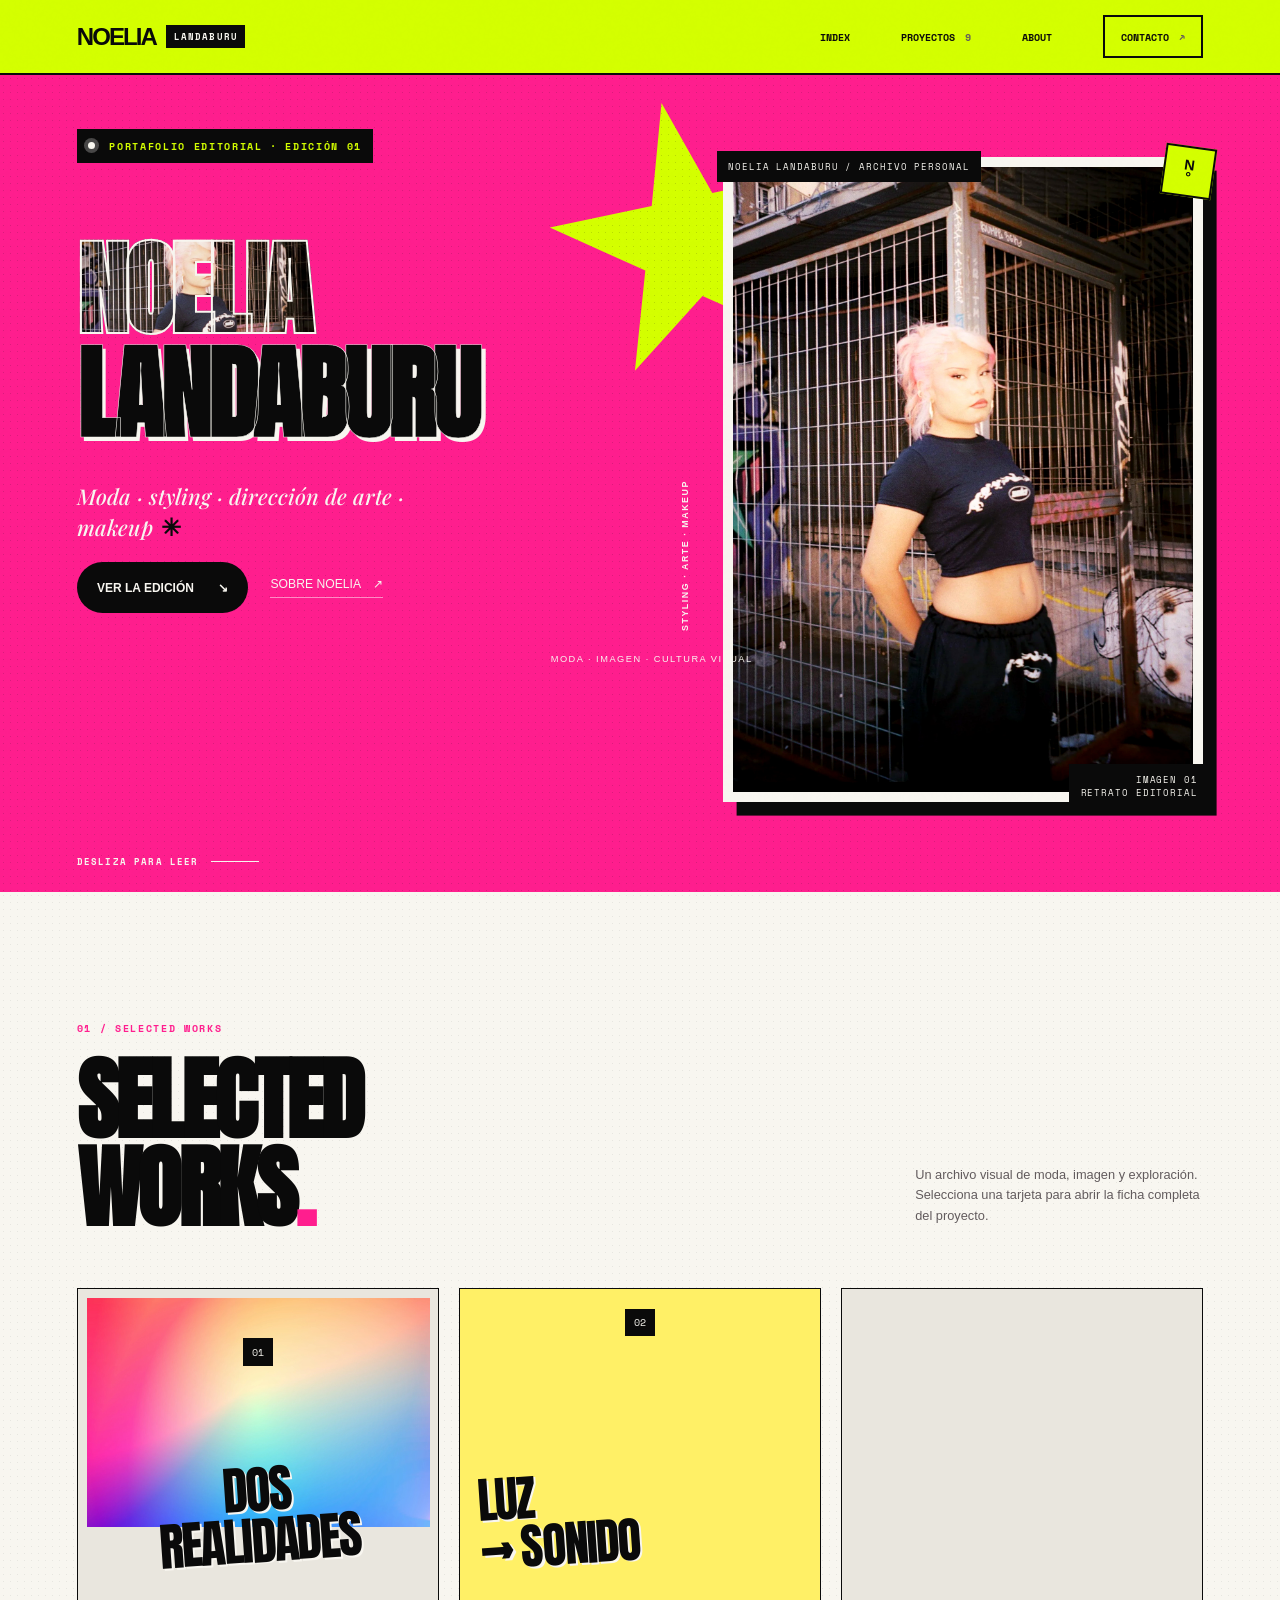
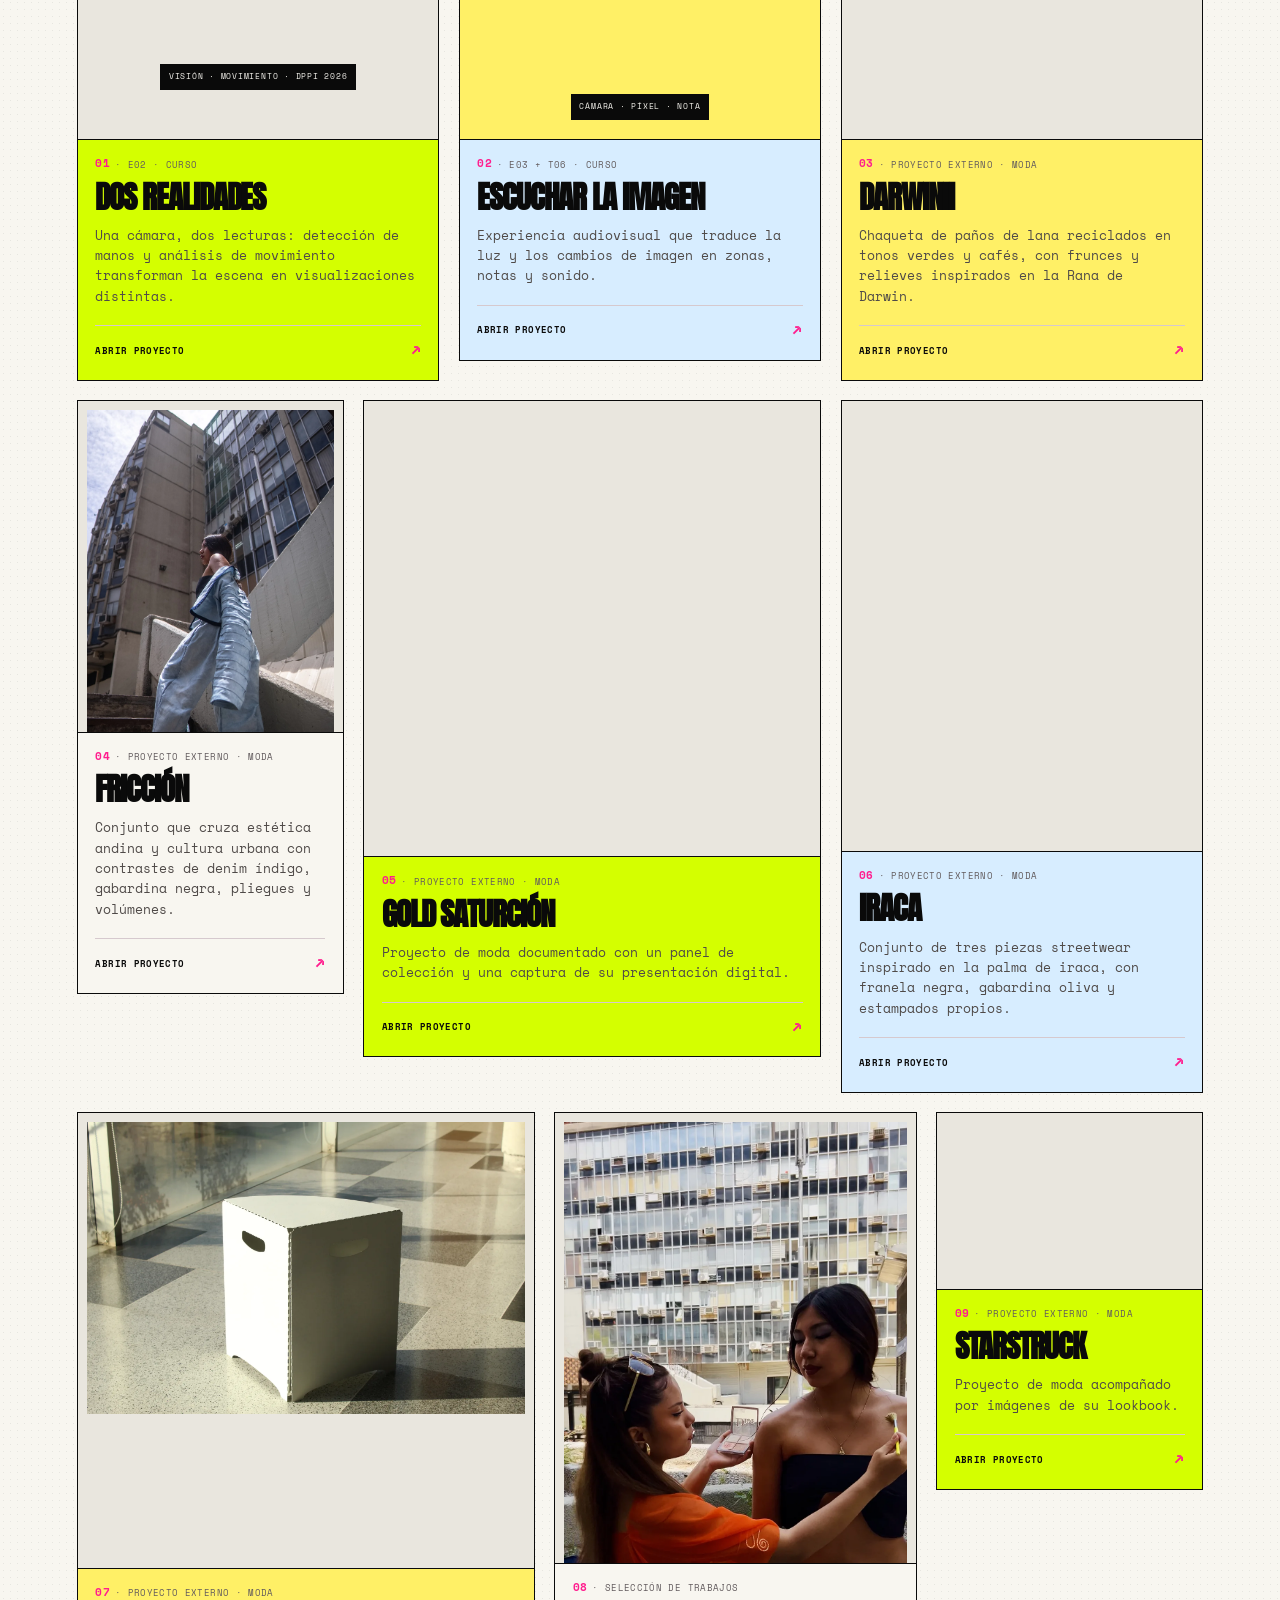
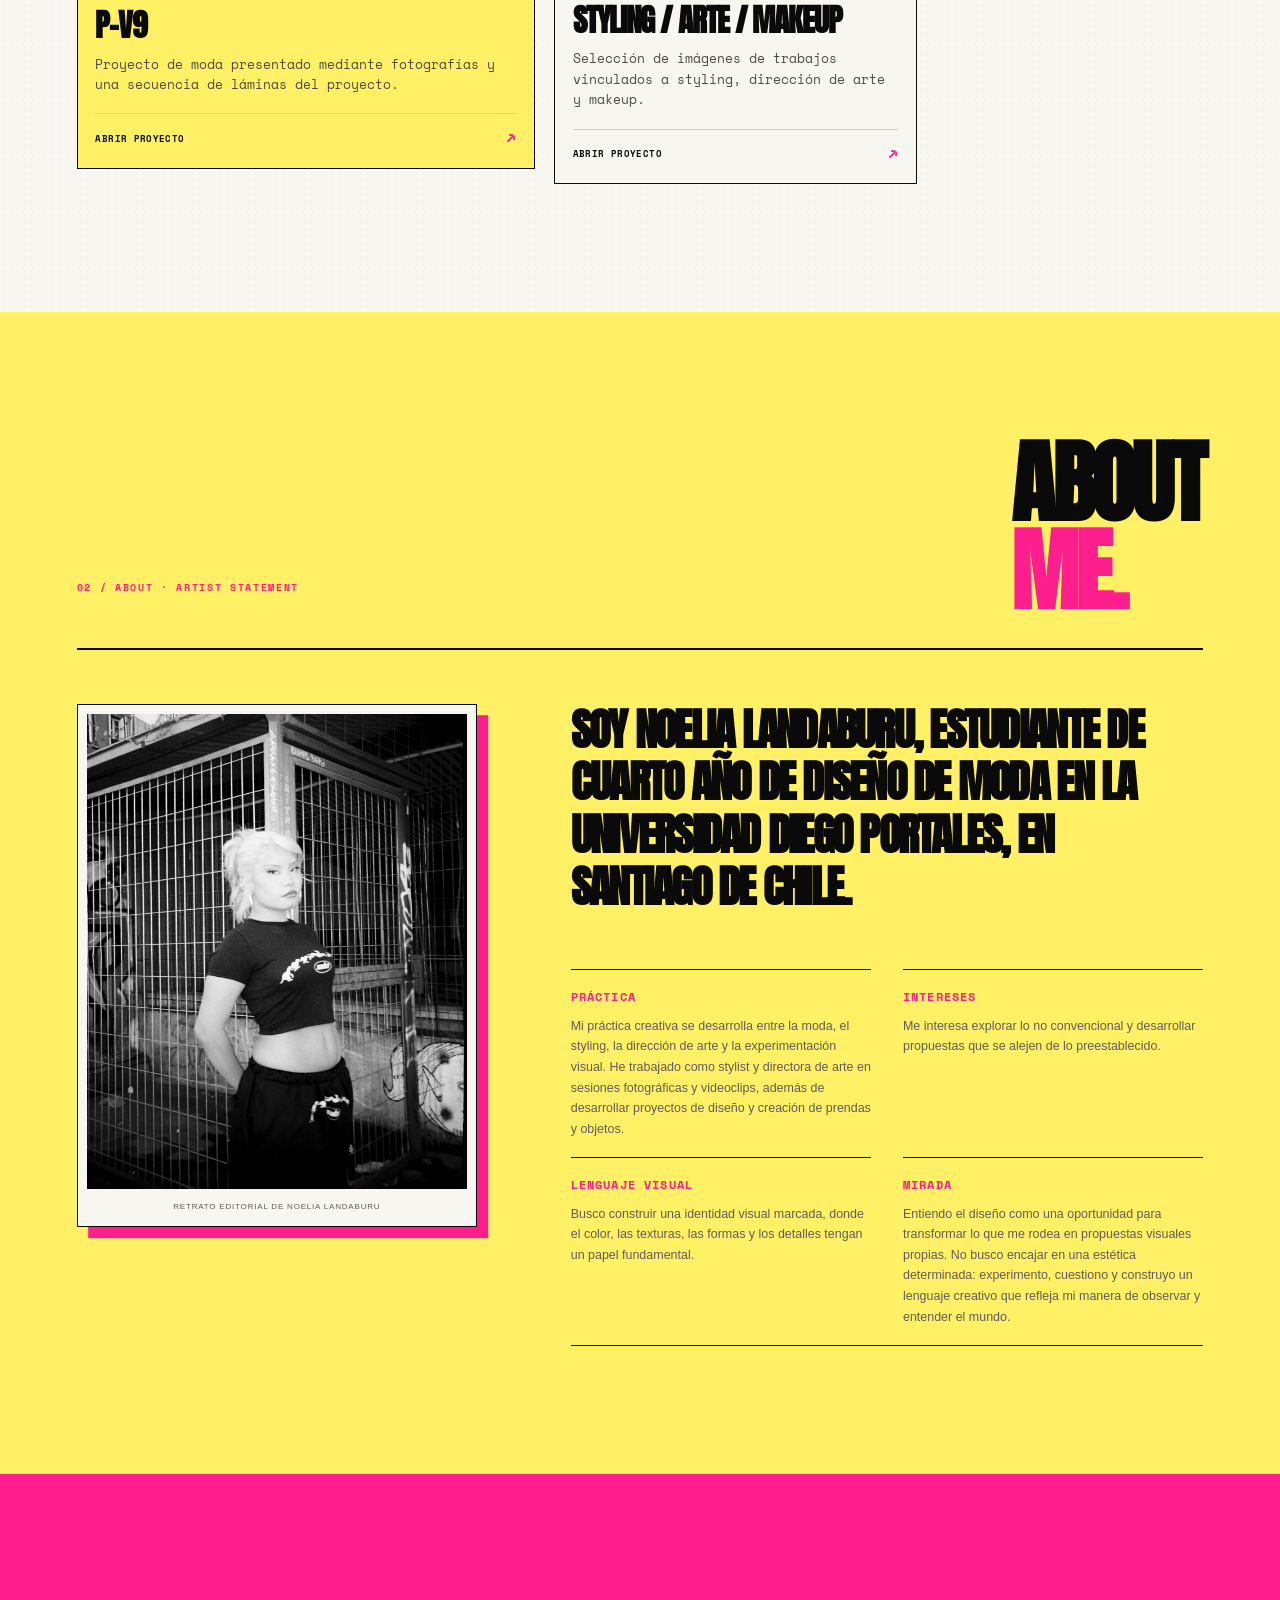
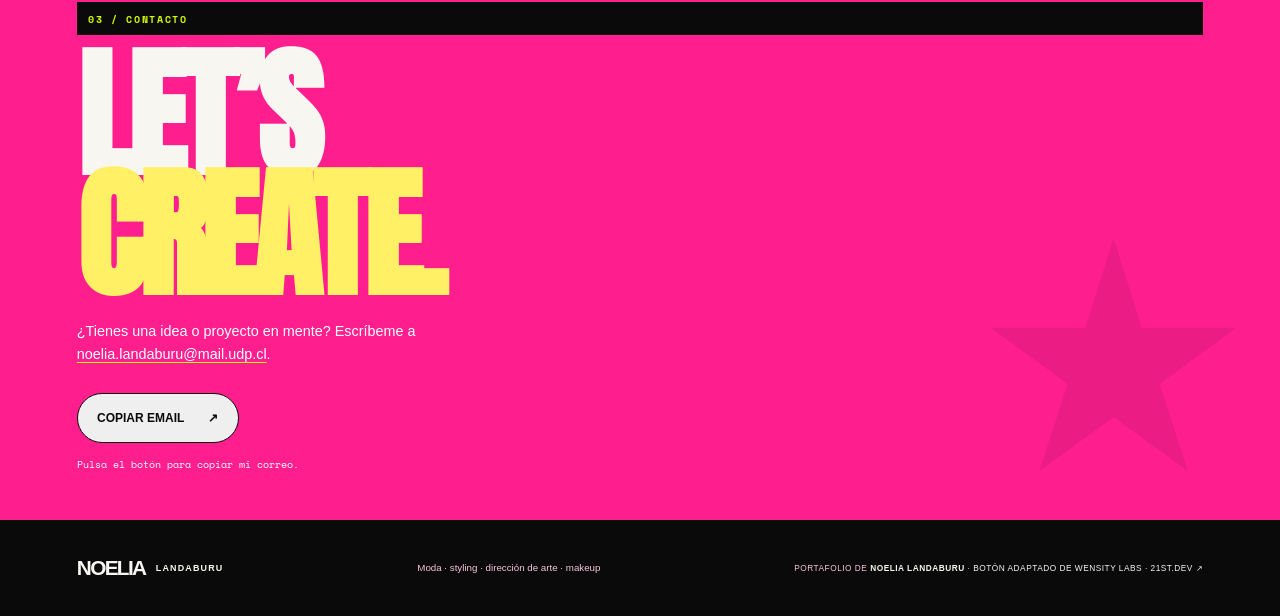
<file: docs/index.html>
<!doctype html>
<html lang="es">
  <head>
    <meta charset="utf-8">
    <meta name="viewport" content="width=device-width, initial-scale=1">
    <meta name="theme-color" content="#ed1686">
    <meta name="description" content="Portafolio de Noelia Landaburu, estudiante de Diseño de Moda, stylist y directora de arte en Santiago de Chile.">
    <title>Noelia Landaburu — Portafolio</title>
    <link rel="preconnect" href="https://fonts.googleapis.com">
    <link rel="preconnect" href="https://fonts.gstatic.com" crossorigin>
    <link href="https://fonts.googleapis.com/css2?family=Anton&family=Playfair+Display:ital,wght@1,500&family=Space+Mono:wght@400;700&display=swap" rel="stylesheet">
    <link rel="stylesheet" href="styles.css?v=4">
    <script src="script.js?v=3" defer></script>
  </head>
  <body>
    <a class="skip-link" href="#contenido">Saltar al contenido</a>
    <header class="site-header">
      <a class="wordmark" href="#inicio" aria-label="Volver al inicio">NOELIA<span>LANDABURU</span></a>
      <button class="menu-toggle" type="button" aria-expanded="false" aria-controls="site-nav">
        <span class="menu-toggle-label">Menú</span>
        <span class="menu-toggle-icon" aria-hidden="true"><i></i><i></i></span>
      </button>
      <nav class="site-nav" id="site-nav" aria-label="Navegación principal">
        <a href="#inicio">Index</a>
        <a href="#proyectos">Proyectos <span>9</span></a>
        <a href="#sobre-mi">About</a>
        <a class="nav-contact" href="#contacto">Contacto <span aria-hidden="true">↗</span></a>
      </nav>
    </header>

    <main id="contenido">
      <section class="hero section-wrap" id="inicio" aria-labelledby="hero-title">
        <div class="hero-copy">
          <p class="eyebrow"><span class="status-dot"></span> PORTAFOLIO EDITORIAL · EDICIÓN 01</p>
          <h1 id="hero-title"><span class="hero-name">NOELIA</span><span class="hero-title-line">LANDABURU</span></h1>
          <p class="hero-description"><em>Moda · styling · dirección de arte · makeup</em><span class="hero-description-mark">✳</span></p>
          <div class="hero-actions">
            <a class="button button-primary button-wensity" href="#proyectos" data-icon-motion="down">VER LA EDICIÓN <span class="button-icon" aria-hidden="true">↘</span></a>
            <a class="text-link" href="#sobre-mi">SOBRE NOELIA <span aria-hidden="true">↗</span></a>
          </div>
          <p class="hero-note">MODA · IMAGEN · CULTURA VISUAL</p>
        </div>
        <div class="hero-art" aria-label="Retrato editorial de Noelia Landaburu">
          <span class="art-index">NOELIA LANDABURU / ARCHIVO PERSONAL</span>
          <img src="assets/noe-retrato.webp" alt="Noelia Landaburu en una sesión editorial de moda" fetchpriority="high">
          <span class="art-caption">IMAGEN 01<br>RETRATO EDITORIAL</span>
          <span class="art-stamp" aria-hidden="true">N<br>°</span>
          <span class="cover-side-note" aria-hidden="true">STYLING · ARTE · MAKEUP</span>
        </div>
        <a class="scroll-cue" href="#proyectos"><span>DESLIZA PARA LEER</span><i aria-hidden="true"></i></a>
      </section>

      <section class="project-section section-wrap" id="proyectos" aria-labelledby="projects-title">
        <div class="section-heading">
          <div><p class="eyebrow">01 / SELECTED WORKS</p><h2 id="projects-title">Selected<br>Works<span class="accent-text">.</span></h2></div>
          <p class="section-intro">Un archivo visual de moda, imagen y exploración. Selecciona una tarjeta para abrir la ficha completa del proyecto.</p>
        </div>
        <div class="project-list">
          <a class="project-card reveal" href="proyectos/dos-realidades-e02.html" data-index="01">
            <figure class="project-visual project-visual-gradient" aria-label="Fondo cromático de la experiencia Dos realidades"><img src="assets/proyectos/dos-realidades/gradient.webp" alt="" loading="lazy" decoding="async"><span class="project-visual-index">01</span><span class="project-visual-word" aria-hidden="true">DOS<br>REALIDADES</span><figcaption>VISIÓN · MOVIMIENTO · DPPI 2026</figcaption></figure>
            <div class="project-card-copy"><p class="project-card-meta"><span class="project-number">01</span> · E02 · CURSO</p><h3 class="project-title">Dos realidades</h3><p class="project-kind">Una cámara, dos lecturas: detección de manos y análisis de movimiento transforman la escena en visualizaciones distintas.</p><span class="project-card-action">ABRIR PROYECTO <span aria-hidden="true">↗</span></span></div>
          </a>
          <a class="project-card reveal" href="proyectos/escuchar-la-imagen.html" data-index="02">
            <figure class="project-visual project-visual-audio" aria-label="Esquema luz, píxel y sonido de la experiencia Escuchar la imagen"><span class="project-visual-index">02</span><span class="project-visual-word" aria-hidden="true">LUZ<br>→ SONIDO</span><figcaption>CÁMARA · PÍXEL · NOTA</figcaption></figure>
            <div class="project-card-copy"><p class="project-card-meta"><span class="project-number">02</span> · E03 + T06 · CURSO</p><h3 class="project-title">Escuchar la imagen</h3><p class="project-kind">Experiencia audiovisual que traduce la luz y los cambios de imagen en zonas, notas y sonido.</p><span class="project-card-action">ABRIR PROYECTO <span aria-hidden="true">↗</span></span></div>
          </a>
          <a class="project-card reveal" href="proyectos/darwinii.html" data-index="03">
            <figure class="project-visual"><img src="assets/darwinii.webp" alt="" loading="lazy" decoding="async"></figure>
            <div class="project-card-copy"><p class="project-card-meta"><span class="project-number">03</span> · PROYECTO EXTERNO · MODA</p><h3 class="project-title">Darwinii</h3><p class="project-kind">Chaqueta de paños de lana reciclados en tonos verdes y cafés, con frunces y relieves inspirados en la Rana de Darwin.</p><span class="project-card-action">ABRIR PROYECTO <span aria-hidden="true">↗</span></span></div>
          </a>
          <a class="project-card reveal" href="proyectos/friccion.html" data-index="04">
            <figure class="project-visual"><img src="assets/friccion.webp" alt="" loading="lazy" decoding="async"></figure>
            <div class="project-card-copy"><p class="project-card-meta"><span class="project-number">04</span> · PROYECTO EXTERNO · MODA</p><h3 class="project-title">Fricción</h3><p class="project-kind">Conjunto que cruza estética andina y cultura urbana con contrastes de denim índigo, gabardina negra, pliegues y volúmenes.</p><span class="project-card-action">ABRIR PROYECTO <span aria-hidden="true">↗</span></span></div>
          </a>
          <a class="project-card reveal" href="proyectos/gold-saturacion.html" data-index="05">
            <figure class="project-visual"><img src="assets/gold-saturacion.webp" alt="" loading="lazy" decoding="async"></figure>
            <div class="project-card-copy"><p class="project-card-meta"><span class="project-number">05</span> · PROYECTO EXTERNO · MODA</p><h3 class="project-title">Gold Saturción</h3><p class="project-kind">Proyecto de moda documentado con un panel de colección y una captura de su presentación digital.</p><span class="project-card-action">ABRIR PROYECTO <span aria-hidden="true">↗</span></span></div>
          </a>
          <a class="project-card reveal" href="proyectos/iraca.html" data-index="06">
            <figure class="project-visual"><img src="assets/iraca.webp" alt="" loading="lazy" decoding="async"></figure>
            <div class="project-card-copy"><p class="project-card-meta"><span class="project-number">06</span> · PROYECTO EXTERNO · MODA</p><h3 class="project-title">Iraca</h3><p class="project-kind">Conjunto de tres piezas streetwear inspirado en la palma de iraca, con franela negra, gabardina oliva y estampados propios.</p><span class="project-card-action">ABRIR PROYECTO <span aria-hidden="true">↗</span></span></div>
          </a>
          <a class="project-card reveal" href="proyectos/p-v9.html" data-index="07">
            <figure class="project-visual"><img src="assets/p-v9.webp" alt="" loading="lazy" decoding="async"></figure>
            <div class="project-card-copy"><p class="project-card-meta"><span class="project-number">07</span> · PROYECTO EXTERNO · MODA</p><h3 class="project-title">P-V9</h3><p class="project-kind">Proyecto de moda presentado mediante fotografías y una secuencia de láminas del proyecto.</p><span class="project-card-action">ABRIR PROYECTO <span aria-hidden="true">↗</span></span></div>
          </a>
          <a class="project-card reveal" href="proyectos/styling-direccion-arte.html" data-index="08">
            <figure class="project-visual"><img src="assets/styling-arte-makeup.webp" alt="" loading="lazy" decoding="async"></figure>
            <div class="project-card-copy"><p class="project-card-meta"><span class="project-number">08</span> · SELECCIÓN DE TRABAJOS</p><h3 class="project-title">Styling / arte / makeup</h3><p class="project-kind">Selección de imágenes de trabajos vinculados a styling, dirección de arte y makeup.</p><span class="project-card-action">ABRIR PROYECTO <span aria-hidden="true">↗</span></span></div>
          </a>
          <a class="project-card reveal" href="proyectos/starstruck.html" data-index="09">
            <figure class="project-visual"><img src="assets/starstruck.webp" alt="" loading="lazy" decoding="async"></figure>
            <div class="project-card-copy"><p class="project-card-meta"><span class="project-number">09</span> · PROYECTO EXTERNO · MODA</p><h3 class="project-title">Starstruck</h3><p class="project-kind">Proyecto de moda acompañado por imágenes de su lookbook.</p><span class="project-card-action">ABRIR PROYECTO <span aria-hidden="true">↗</span></span></div>
          </a>
        </div>
      </section>

      <section class="about-section section-wrap" id="sobre-mi" aria-labelledby="about-title">
        <div class="about-heading">
          <p class="eyebrow">02 / ABOUT · ARTIST STATEMENT</p>
          <h2 id="about-title">About<br><span class="accent-text">me.</span></h2>
        </div>
        <div class="about-layout">
          <figure class="portrait-placeholder">
            <img src="assets/noe-retrato.webp" alt="Retrato editorial de Noelia Landaburu con vestuario de tonos tierra" loading="lazy">
            <figcaption>RETRATO EDITORIAL DE NOELIA LANDABURU</figcaption>
          </figure>
          <div class="about-content">
            <p class="about-lead">Soy Noelia Landaburu, estudiante de cuarto año de Diseño de Moda en la Universidad Diego Portales, en Santiago de Chile.</p>
            <div class="about-columns">
              <div><h3>Práctica</h3><p>Mi práctica creativa se desarrolla entre la moda, el styling, la dirección de arte y la experimentación visual. He trabajado como stylist y directora de arte en sesiones fotográficas y videoclips, además de desarrollar proyectos de diseño y creación de prendas y objetos.</p></div>
              <div><h3>Intereses</h3><p>Me interesa explorar lo no convencional y desarrollar propuestas que se alejen de lo preestablecido.</p></div>
              <div><h3>Lenguaje visual</h3><p>Busco construir una identidad visual marcada, donde el color, las texturas, las formas y los detalles tengan un papel fundamental.</p></div>
              <div><h3>Mirada</h3><p>Entiendo el diseño como una oportunidad para transformar lo que me rodea en propuestas visuales propias. No busco encajar en una estética determinada: experimento, cuestiono y construyo un lenguaje creativo que refleja mi manera de observar y entender el mundo.</p></div>
            </div>
          </div>
        </div>
      </section>

      <section class="contact-section section-wrap" id="contacto" aria-labelledby="contact-title">
        <p class="eyebrow">03 / CONTACTO</p>
        <h2 id="contact-title">Let’s<br><span class="accent-text">create.</span></h2>
        <p class="contact-copy">¿Tienes una idea o proyecto en mente? Escríbeme a <a href="mailto:noelia.landaburu@mail.udp.cl">noelia.landaburu@mail.udp.cl</a>.</p>
        <button class="button button-outline button-wensity" type="button" data-icon-motion="up" data-copy-email data-email="noelia.landaburu@mail.udp.cl">COPIAR EMAIL <span class="button-icon" aria-hidden="true">↗</span></button>
        <p class="email-copy-status" data-email-status role="status" aria-live="polite">Pulsa el botón para copiar mi correo.</p>
      </section>
    </main>

    <footer class="site-footer">
      <a class="wordmark" href="#inicio">NOELIA<span>LANDABURU</span></a>
      <p>Moda · styling · dirección de arte · makeup</p>
      <span>PORTAFOLIO DE <b>NOELIA LANDABURU</b> · <a href="https://21st.dev/@wensity/components/button" target="_blank" rel="noopener noreferrer">BOTÓN ADAPTADO DE WENSITY LABS · 21ST.DEV ↗</a></span>
    </footer>
  </body>
</html>
</file>
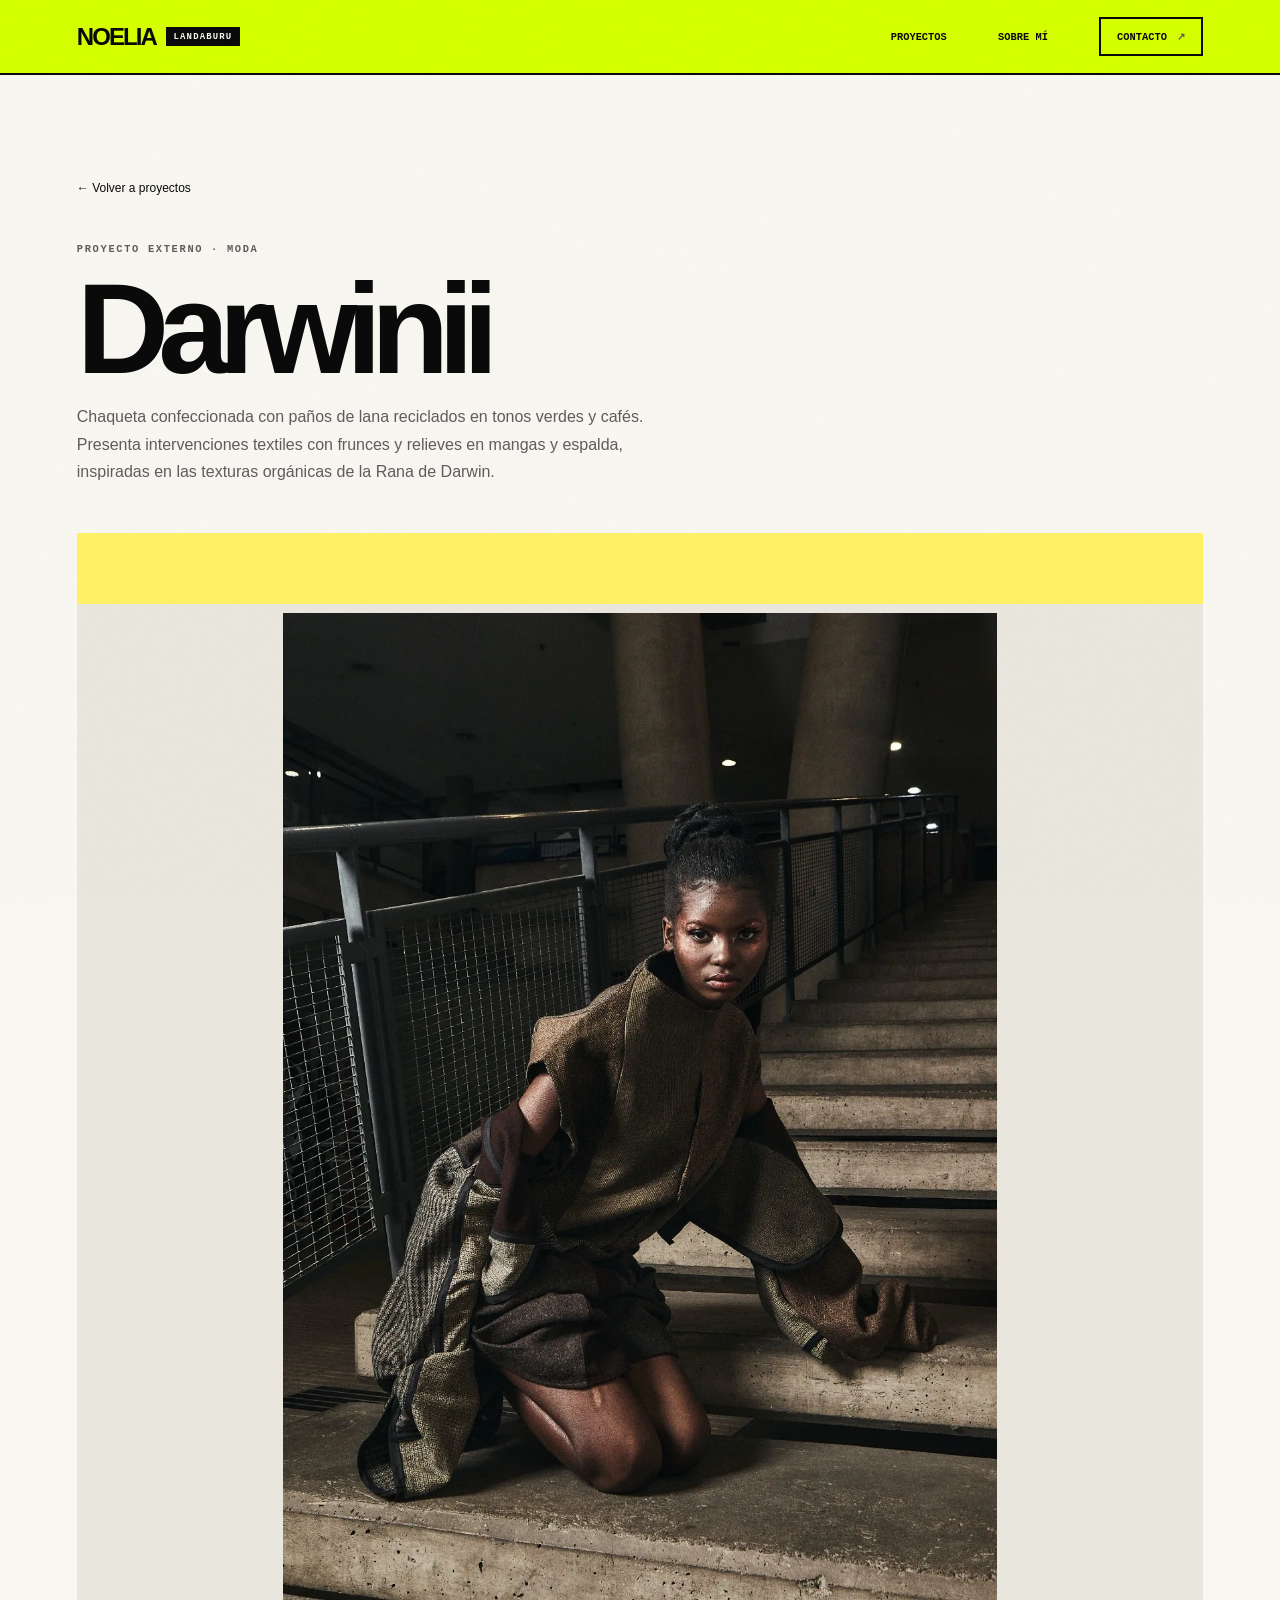
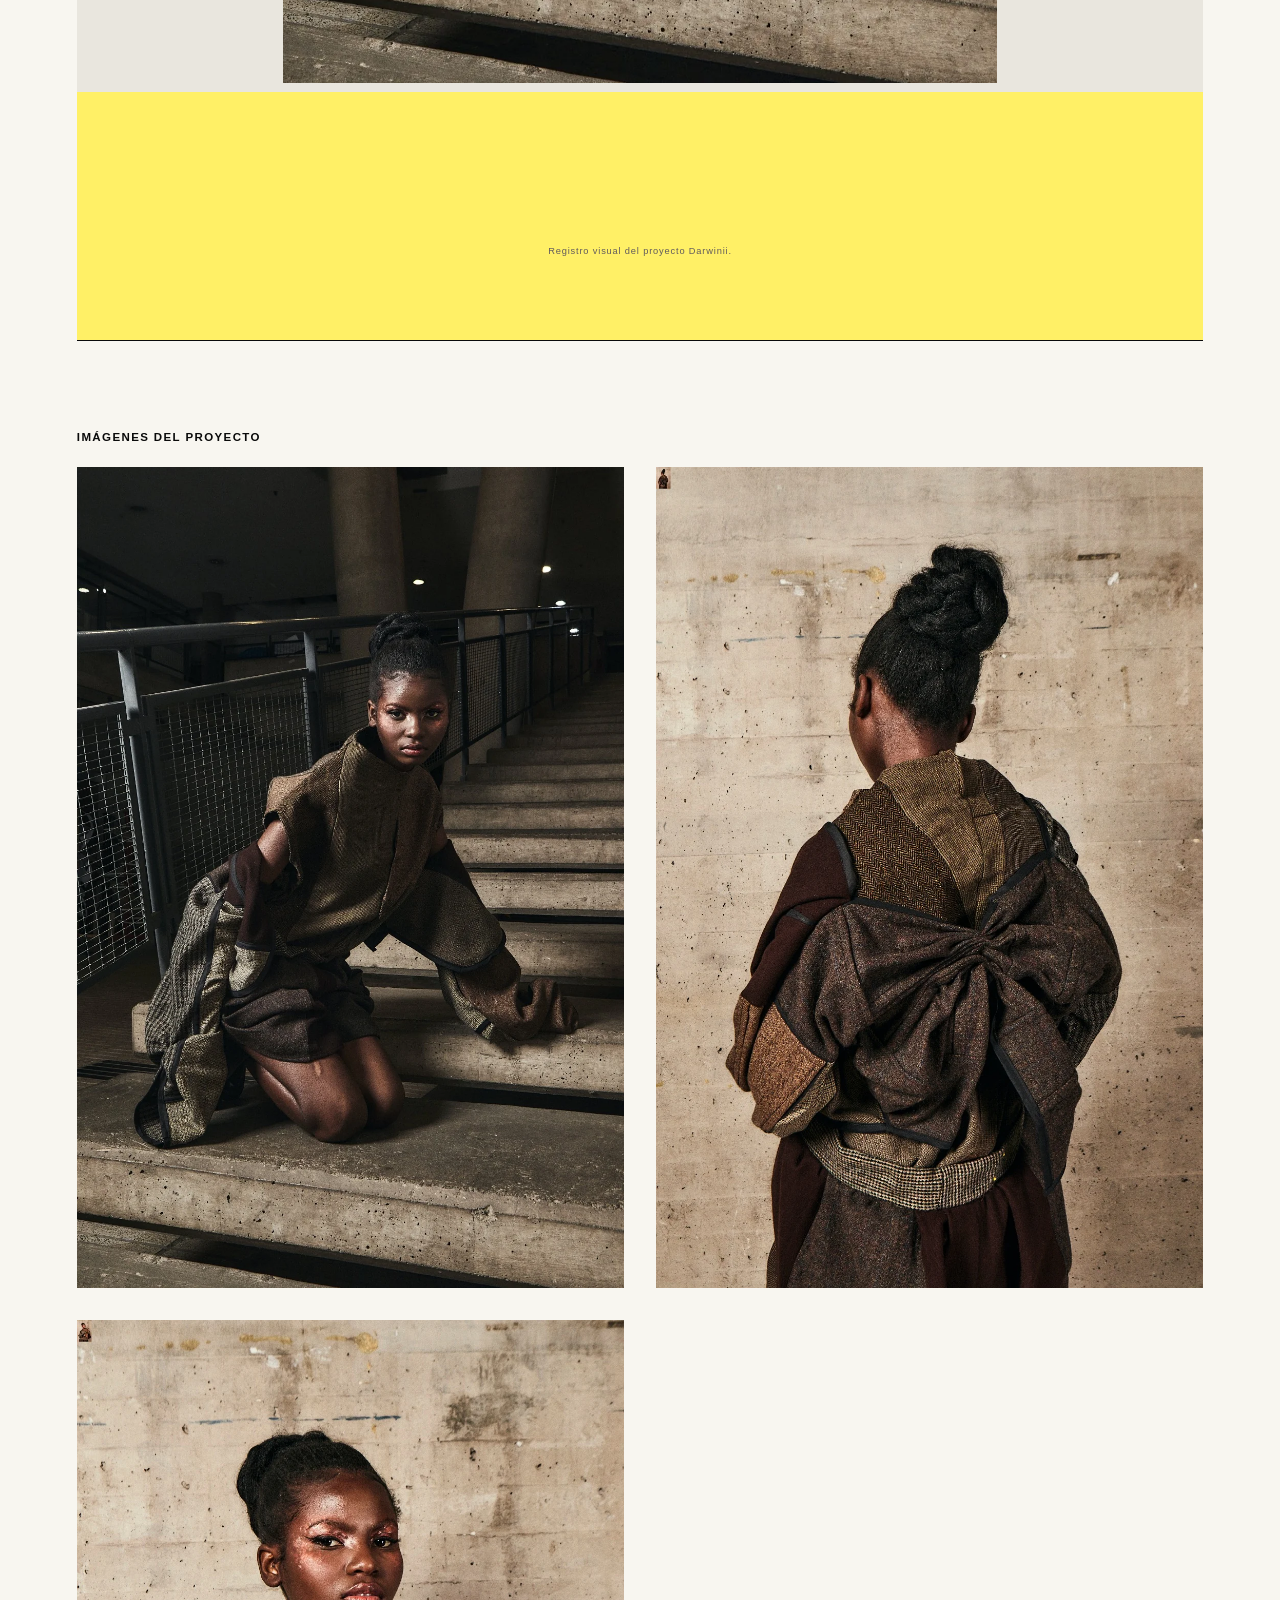
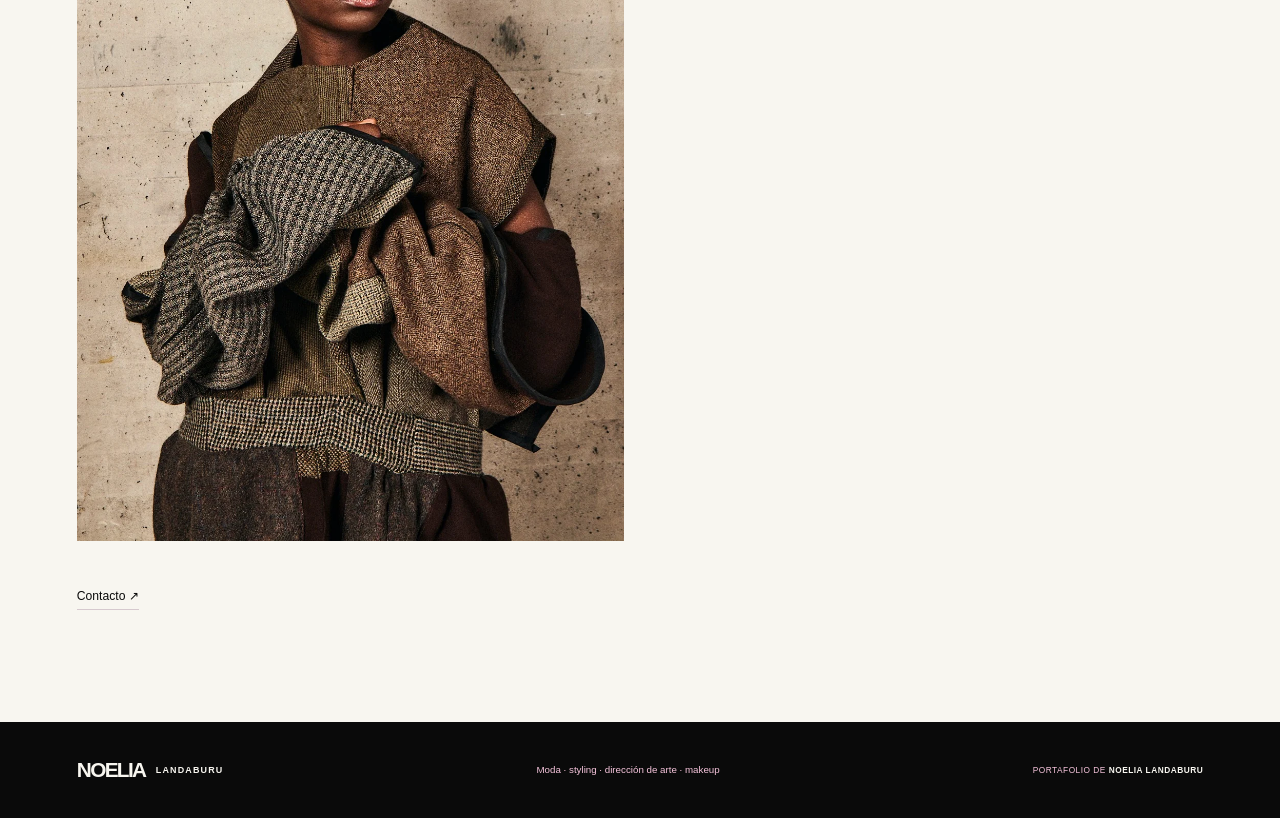
<file: docs/proyectos/darwinii.html>
<!doctype html>
<html lang="es">
  <head>
    <meta charset="utf-8"><meta name="viewport" content="width=device-width, initial-scale=1">
    <meta name="description" content="Ficha de Darwinii — portafolio de Noelia Landaburu.">
    <title>Darwinii — Noelia Landaburu</title><link rel="stylesheet" href="../styles.css?v=4"><script src="../script.js?v=3" defer></script>
  </head>
  <body>
    <a class="skip-link" href="#contenido">Saltar al contenido</a>
    <header class="site-header"><a class="wordmark" href="../index.html">NOELIA<span>LANDABURU</span></a><button class="menu-toggle" type="button" aria-expanded="false" aria-controls="site-nav"><span class="menu-toggle-label">Menú</span><span class="menu-toggle-icon" aria-hidden="true"><i></i><i></i></span></button><nav class="site-nav" id="site-nav" aria-label="Navegación principal"><a href="../index.html#proyectos">Proyectos</a><a href="../index.html#sobre-mi">Sobre mí</a><a class="nav-contact" href="../index.html#contacto">Contacto <span aria-hidden="true">↗</span></a></nav></header>
    <main id="contenido" class="project-page section-wrap" data-project="darwinii" data-project-image="../assets/darwinii.webp" data-gallery-images="../assets/proyectos/darwinii/01-43bacfa5-520a-4c78-ab65-774b54279259.webp|../assets/proyectos/darwinii/02-8ad4d3ee-794d-4371-9cc2-656802788c2d.webp|../assets/proyectos/darwinii/03-d5f4da10-05d3-4d7a-9de5-54d17653e791.webp">
      <a class="back-link" href="../index.html#proyectos">← Volver a proyectos</a><p class="eyebrow" data-project-course></p><h1 data-project-title></h1>
      <p class="project-prompt" data-project-description></p>
      <div class="project-visual-placeholder" data-project-visual><span>[IMAGEN DE REFERENCIA]</span></div>
      <p class="project-page-footer"><a class="text-link" href="../index.html#contacto">Contacto ↗</a></p>
    </main>
    <footer class="site-footer"><a class="wordmark" href="../index.html">NOELIA<span>LANDABURU</span></a><p>Moda · styling · dirección de arte · makeup</p><span>PORTAFOLIO DE <b>NOELIA LANDABURU</b></span></footer>
  </body>
</html>
</file>
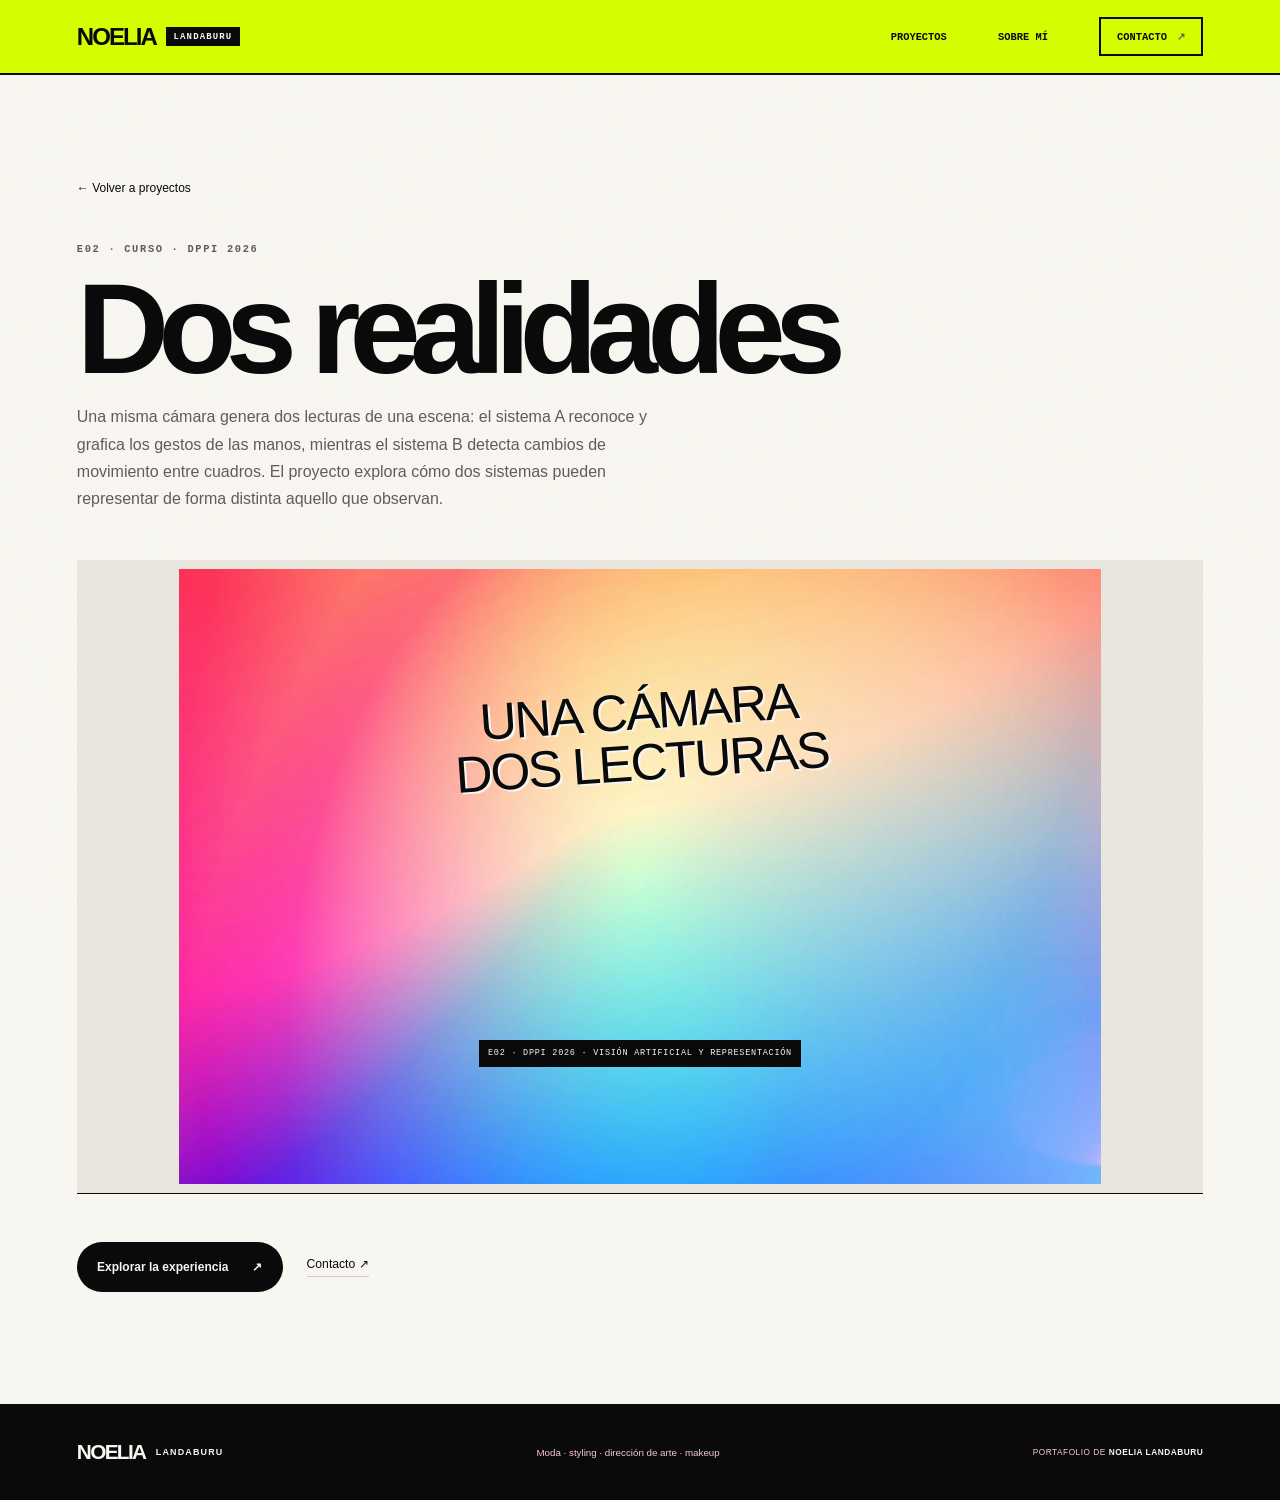
<file: docs/proyectos/dos-realidades-e02.html>
<!doctype html>
<html lang="es">
  <head>
    <meta charset="utf-8"><meta name="viewport" content="width=device-width, initial-scale=1">
    <meta name="description" content="Ficha de proyecto Dos realidades — portafolio personal.">
    <title>Dos realidades — Noelia Landaburu</title><link rel="stylesheet" href="../styles.css?v=4"><script src="../script.js?v=3" defer></script>
  </head>
  <body>
    <a class="skip-link" href="#contenido">Saltar al contenido</a>
    <header class="site-header"><a class="wordmark" href="../index.html">NOELIA<span>LANDABURU</span></a><button class="menu-toggle" type="button" aria-expanded="false" aria-controls="site-nav"><span class="menu-toggle-label">Menú</span><span class="menu-toggle-icon" aria-hidden="true"><i></i><i></i></span></button><nav class="site-nav" id="site-nav" aria-label="Navegación principal"><a href="../index.html#proyectos">Proyectos</a><a href="../index.html#sobre-mi">Sobre mí</a><a class="nav-contact" href="../index.html#contacto">Contacto <span aria-hidden="true">↗</span></a></nav></header>
    <main id="contenido" class="project-page section-wrap" data-project="dos-realidades-e02">
      <a class="back-link" href="../index.html#proyectos">← Volver a proyectos</a>
      <p class="eyebrow" data-project-course></p>
      <h1 data-project-title></h1>
      <p class="project-prompt" data-project-description></p>
      <figure class="project-visual project-visual-gradient">
        <img src="../assets/proyectos/dos-realidades/gradient.webp" alt="Fondo cromático de la experiencia interactiva Dos realidades" loading="lazy" decoding="async">
        <span class="project-visual-word" aria-hidden="true">UNA CÁMARA<br>DOS LECTURAS</span>
        <figcaption>E02 · DPPI 2026 · VISIÓN ARTIFICIAL Y REPRESENTACIÓN</figcaption>
      </figure>
      <p class="project-page-footer"><a class="button button-primary button-wensity" href="https://fefeliperoar.github.io/dos-realidades/" data-icon-motion="up">Explorar la experiencia <span class="button-icon" aria-hidden="true">↗</span></a><a class="text-link" href="../index.html#contacto">Contacto ↗</a></p>
    </main>
    <footer class="site-footer"><a class="wordmark" href="../index.html">NOELIA<span>LANDABURU</span></a><p>Moda · styling · dirección de arte · makeup</p><span>PORTAFOLIO DE <b>NOELIA LANDABURU</b></span></footer>
  </body>
</html>
</file>
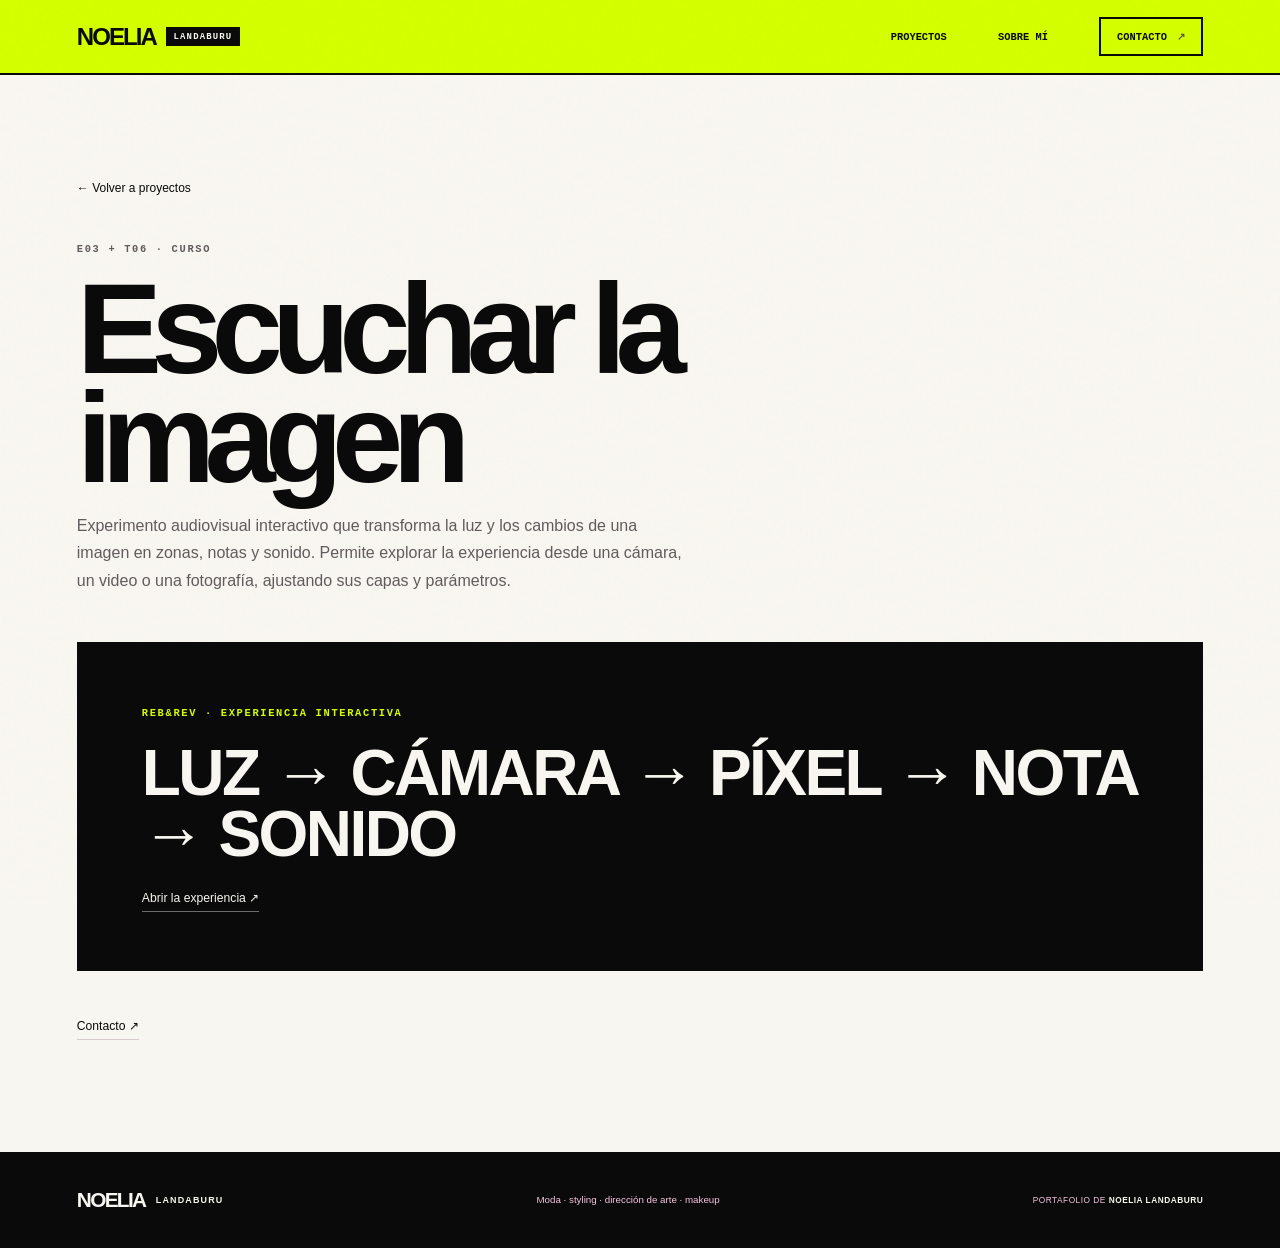
<file: docs/proyectos/escuchar-la-imagen.html>
<!doctype html>
<html lang="es">
  <head>
    <meta charset="utf-8"><meta name="viewport" content="width=device-width, initial-scale=1">
    <meta name="description" content="Ficha de proyecto Escuchar la imagen — portafolio personal.">
    <title>Escuchar la imagen — Noelia Landaburu</title><link rel="stylesheet" href="../styles.css?v=4"><script src="../script.js?v=3" defer></script>
  </head>
  <body>
    <a class="skip-link" href="#contenido">Saltar al contenido</a>
    <header class="site-header"><a class="wordmark" href="../index.html">NOELIA<span>LANDABURU</span></a><button class="menu-toggle" type="button" aria-expanded="false" aria-controls="site-nav"><span class="menu-toggle-label">Menú</span><span class="menu-toggle-icon" aria-hidden="true"><i></i><i></i></span></button><nav class="site-nav" id="site-nav" aria-label="Navegación principal"><a href="../index.html#proyectos">Proyectos</a><a href="../index.html#sobre-mi">Sobre mí</a><a class="nav-contact" href="../index.html#contacto">Contacto <span aria-hidden="true">↗</span></a></nav></header>
    <main id="contenido" class="project-page section-wrap" data-project="escuchar-la-imagen">
      <a class="back-link" href="../index.html#proyectos">← Volver a proyectos</a>
      <p class="eyebrow" data-project-course></p>
      <h1 data-project-title></h1>
      <p class="project-prompt" data-project-description></p>
      <section class="project-experience-preview" aria-labelledby="experience-title">
        <p class="eyebrow">REB&REV · EXPERIENCIA INTERACTIVA</p>
        <h2 class="project-experience-flow" id="experience-title">Luz → cámara → píxel → nota → sonido</h2>
        <a class="text-link" href="https://stmvrphy.github.io/REB-REV/">Abrir la experiencia ↗</a>
      </section>
      <p class="project-page-footer"><a class="text-link" href="../index.html#contacto">Contacto ↗</a></p>
    </main>
    <footer class="site-footer"><a class="wordmark" href="../index.html">NOELIA<span>LANDABURU</span></a><p>Moda · styling · dirección de arte · makeup</p><span>PORTAFOLIO DE <b>NOELIA LANDABURU</b></span></footer>
  </body>
</html>
</file>
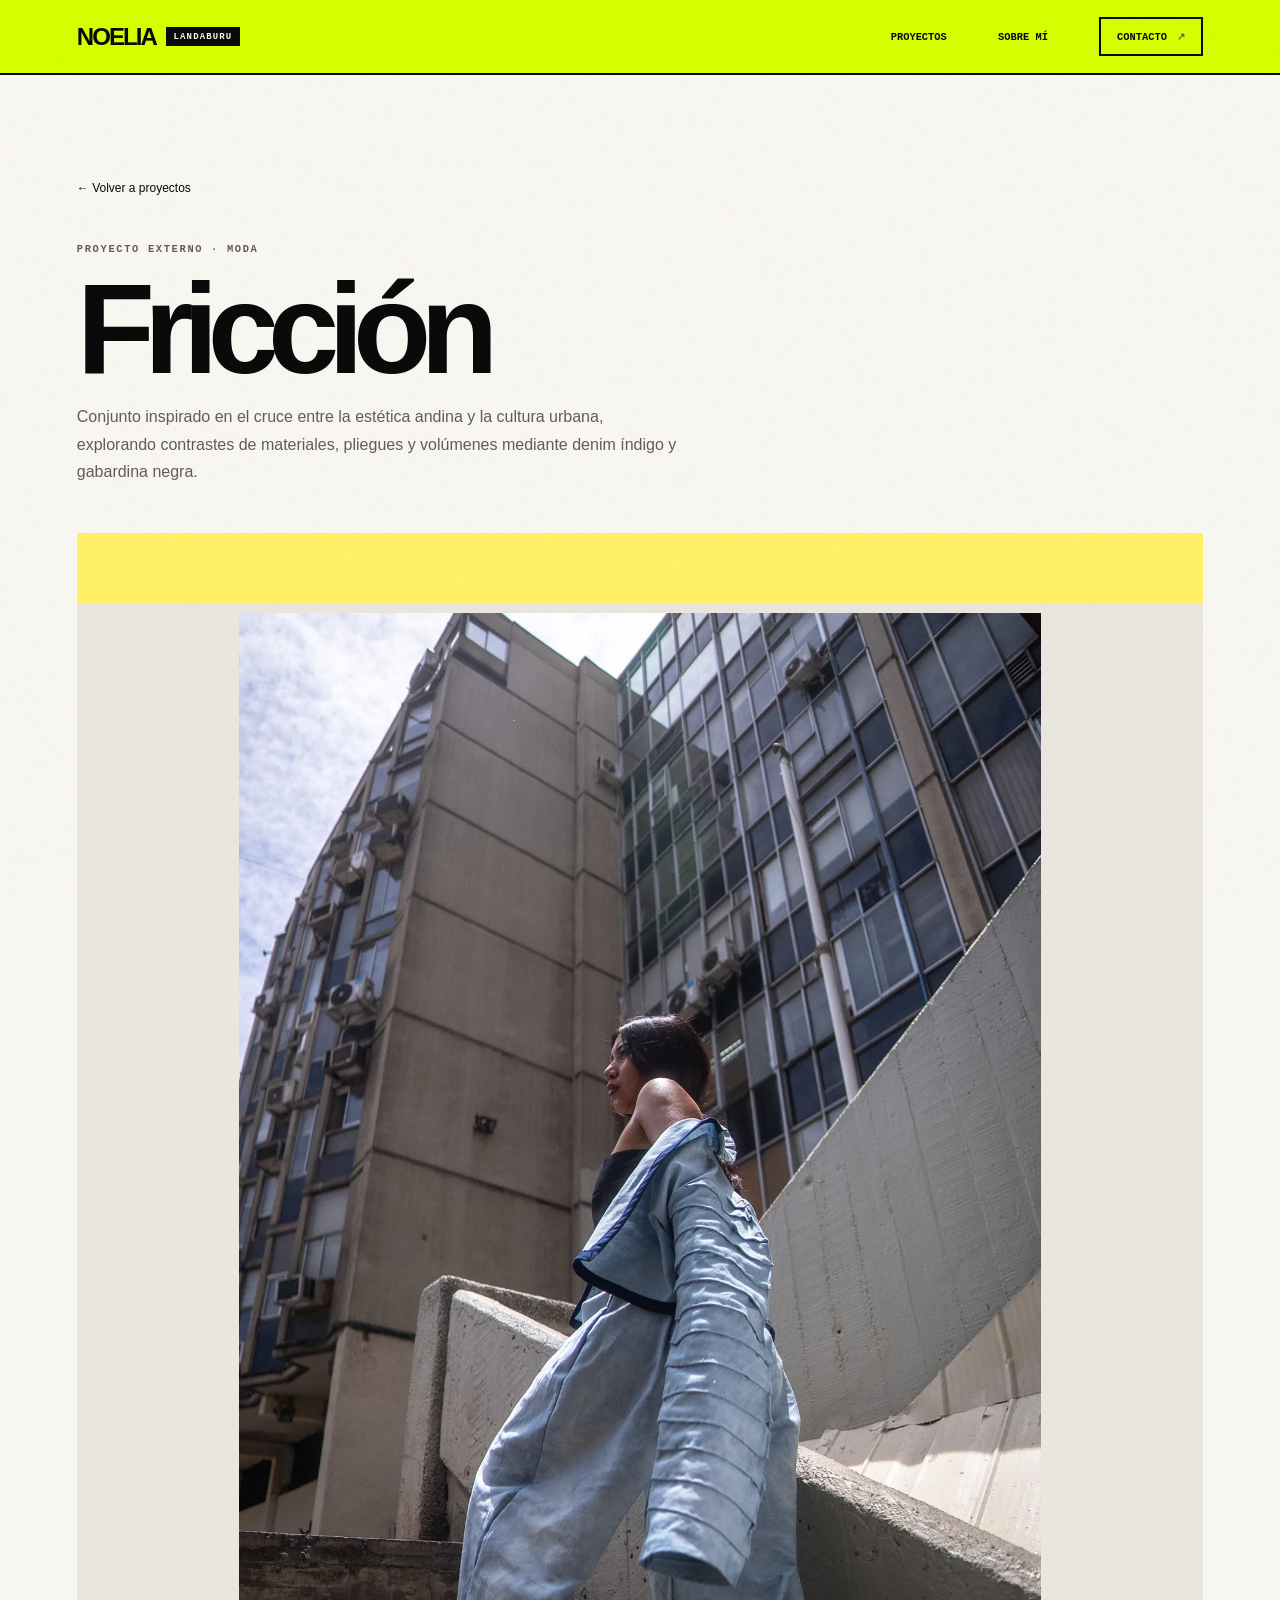
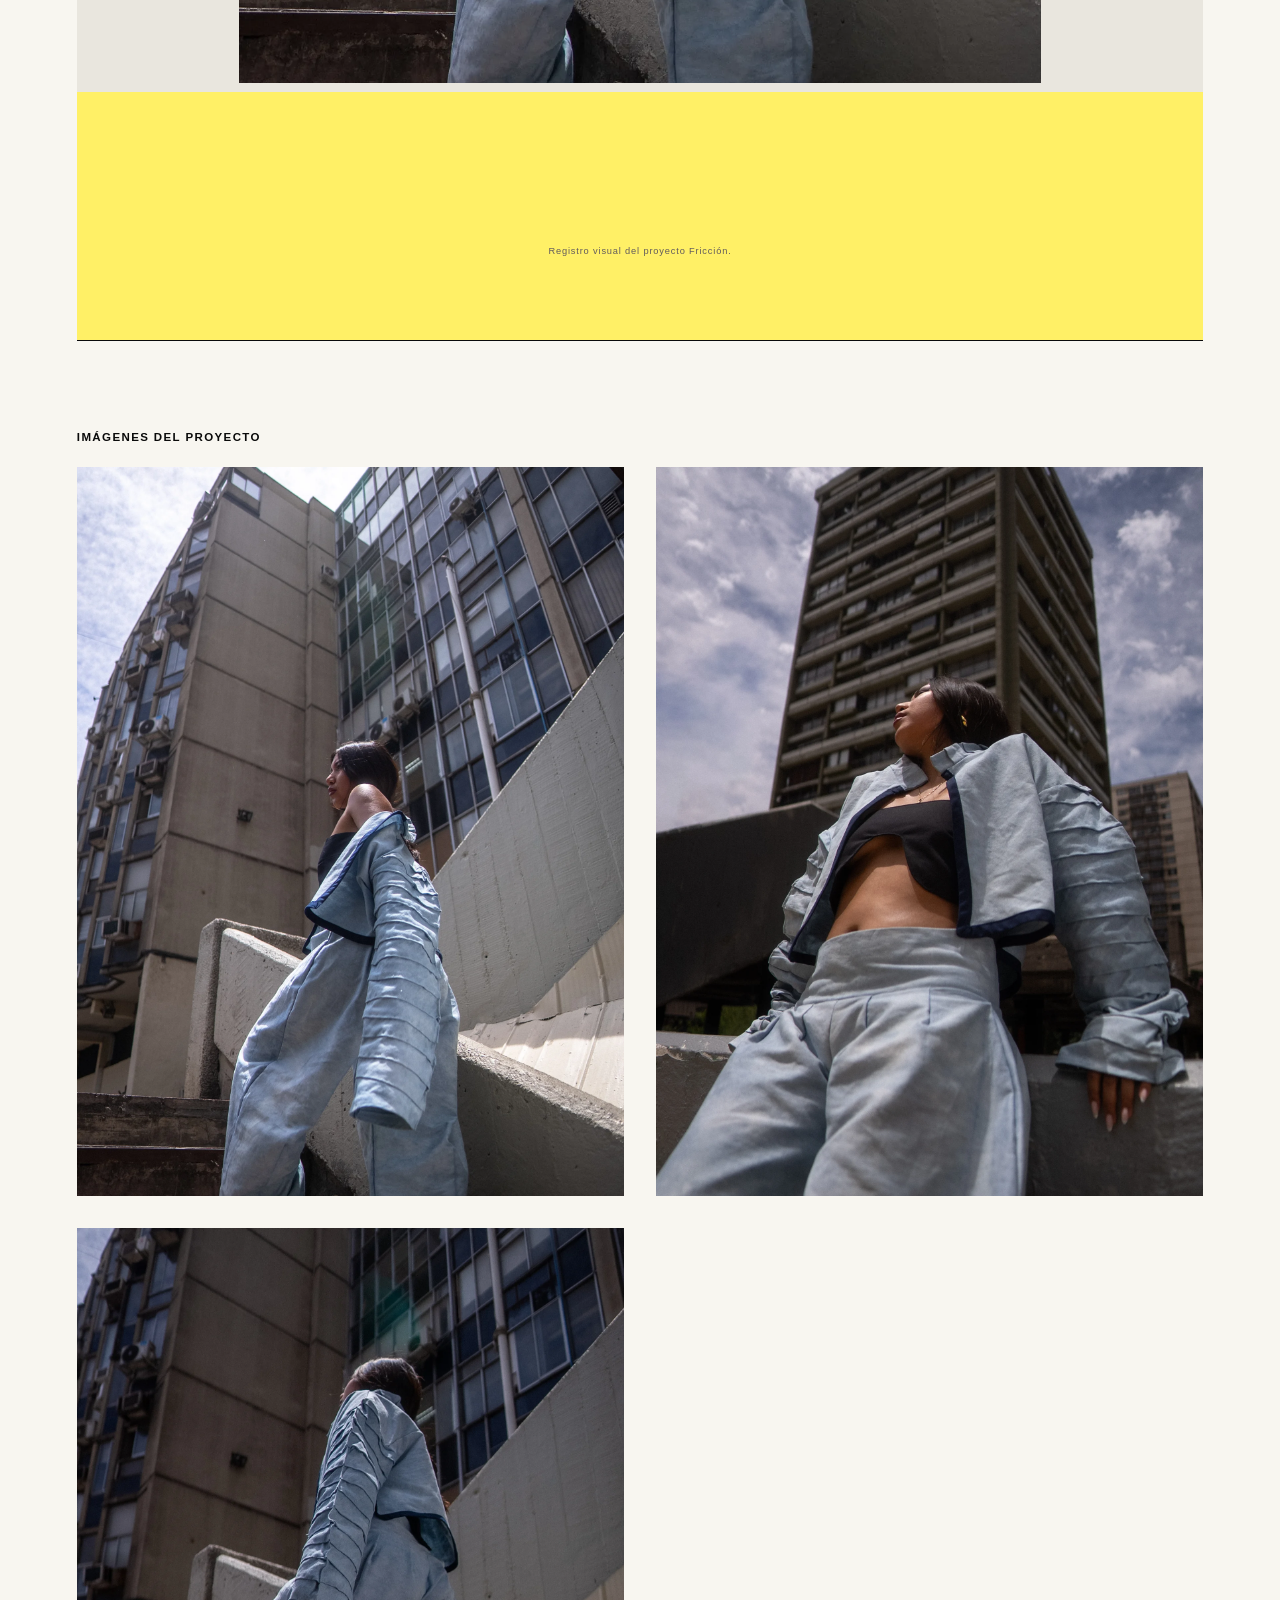
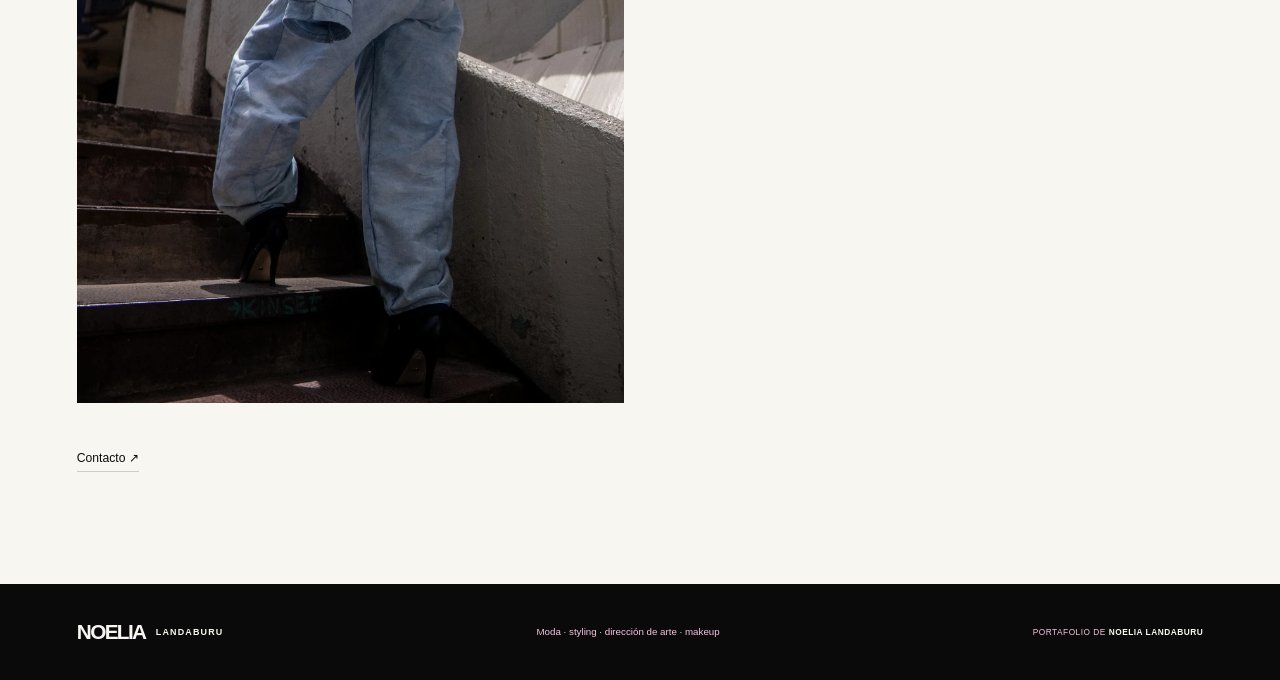
<file: docs/proyectos/friccion.html>
<!doctype html>
<html lang="es">
  <head>
    <meta charset="utf-8"><meta name="viewport" content="width=device-width, initial-scale=1">
    <meta name="description" content="Ficha de Fricción — portafolio de Noelia Landaburu.">
    <title>Fricción — Noelia Landaburu</title><link rel="stylesheet" href="../styles.css?v=4"><script src="../script.js?v=3" defer></script>
  </head>
  <body>
    <a class="skip-link" href="#contenido">Saltar al contenido</a>
    <header class="site-header"><a class="wordmark" href="../index.html">NOELIA<span>LANDABURU</span></a><button class="menu-toggle" type="button" aria-expanded="false" aria-controls="site-nav"><span class="menu-toggle-label">Menú</span><span class="menu-toggle-icon" aria-hidden="true"><i></i><i></i></span></button><nav class="site-nav" id="site-nav" aria-label="Navegación principal"><a href="../index.html#proyectos">Proyectos</a><a href="../index.html#sobre-mi">Sobre mí</a><a class="nav-contact" href="../index.html#contacto">Contacto <span aria-hidden="true">↗</span></a></nav></header>
    <main id="contenido" class="project-page section-wrap" data-project="friccion" data-project-image="../assets/friccion.webp" data-gallery-images="../assets/proyectos/friccion/01-img_2446.webp|../assets/proyectos/friccion/02-img_2447.webp|../assets/proyectos/friccion/03-img_2449.webp">
      <a class="back-link" href="../index.html#proyectos">← Volver a proyectos</a><p class="eyebrow" data-project-course></p><h1 data-project-title></h1>
      <p class="project-prompt" data-project-description></p>
      <div class="project-visual-placeholder" data-project-visual><span>[IMAGEN DE REFERENCIA]</span></div>
      <p class="project-page-footer"><a class="text-link" href="../index.html#contacto">Contacto ↗</a></p>
    </main>
    <footer class="site-footer"><a class="wordmark" href="../index.html">NOELIA<span>LANDABURU</span></a><p>Moda · styling · dirección de arte · makeup</p><span>PORTAFOLIO DE <b>NOELIA LANDABURU</b></span></footer>
  </body>
</html>
</file>
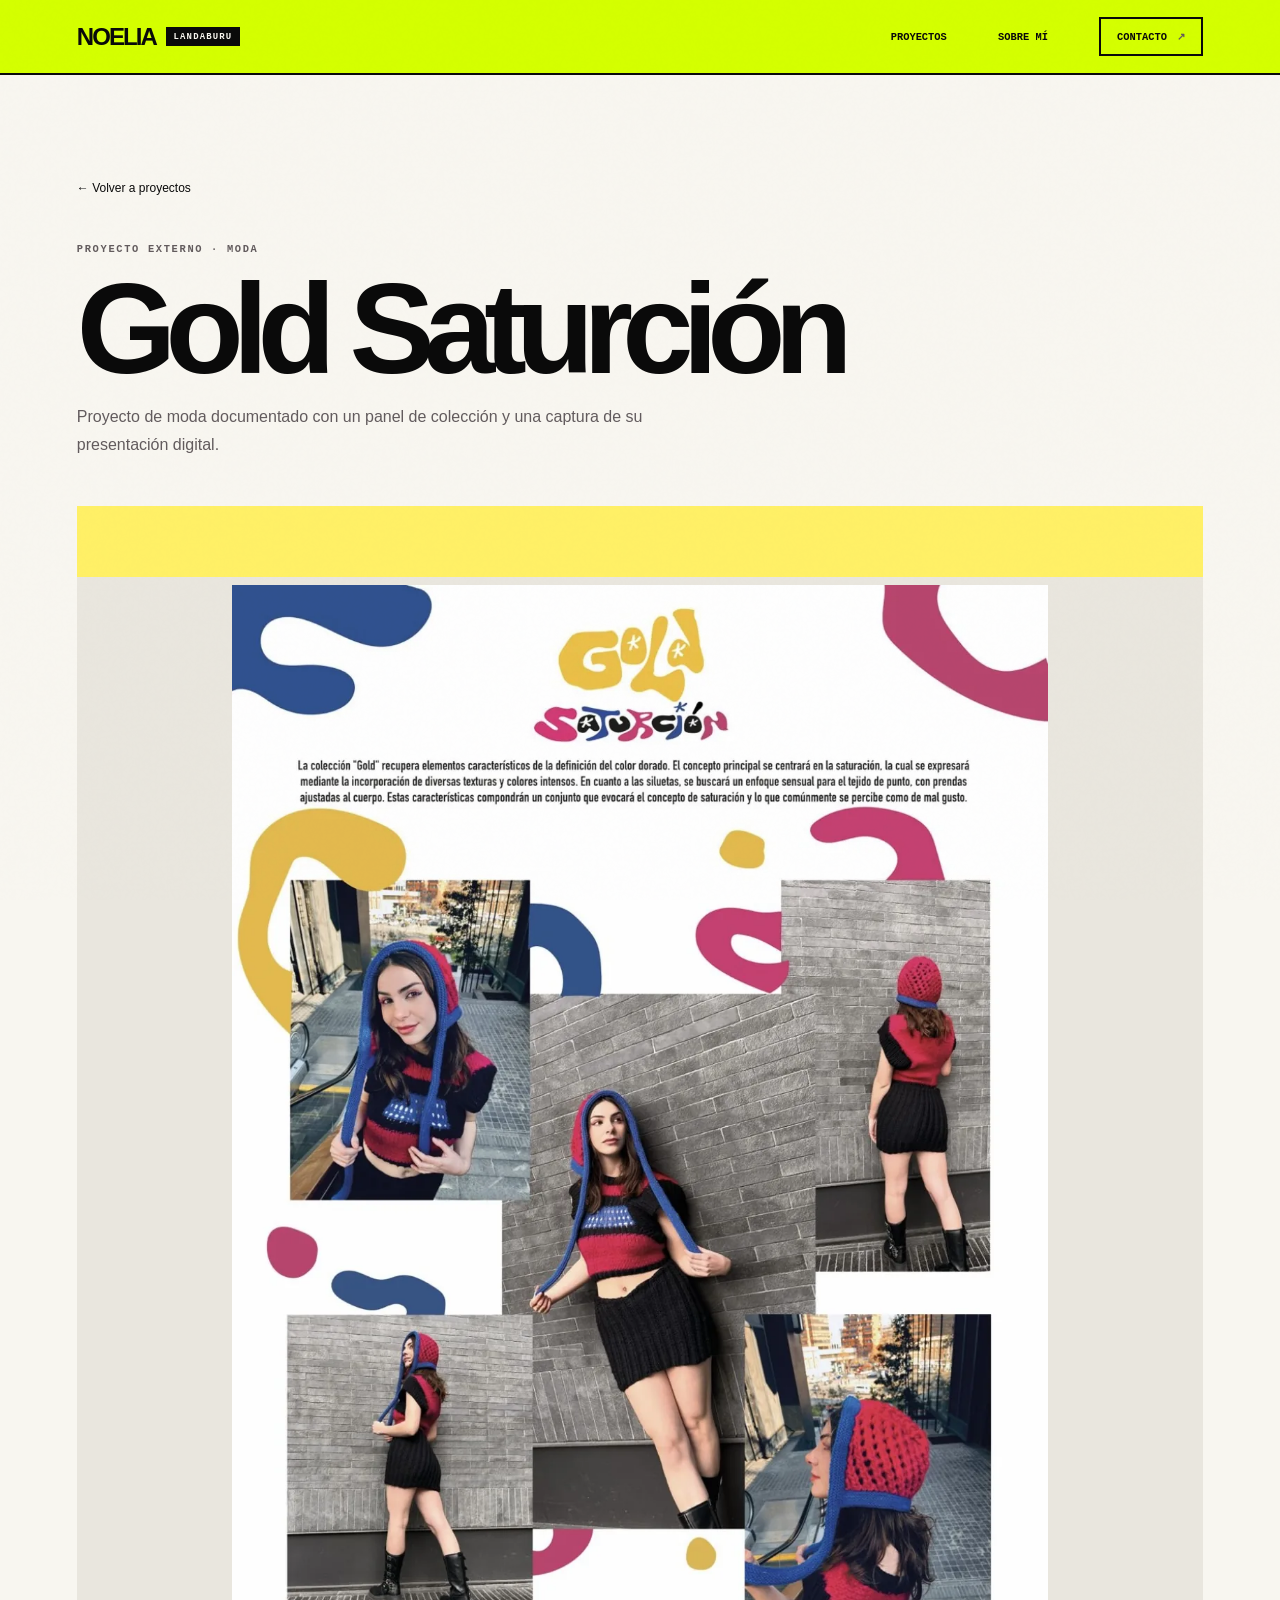
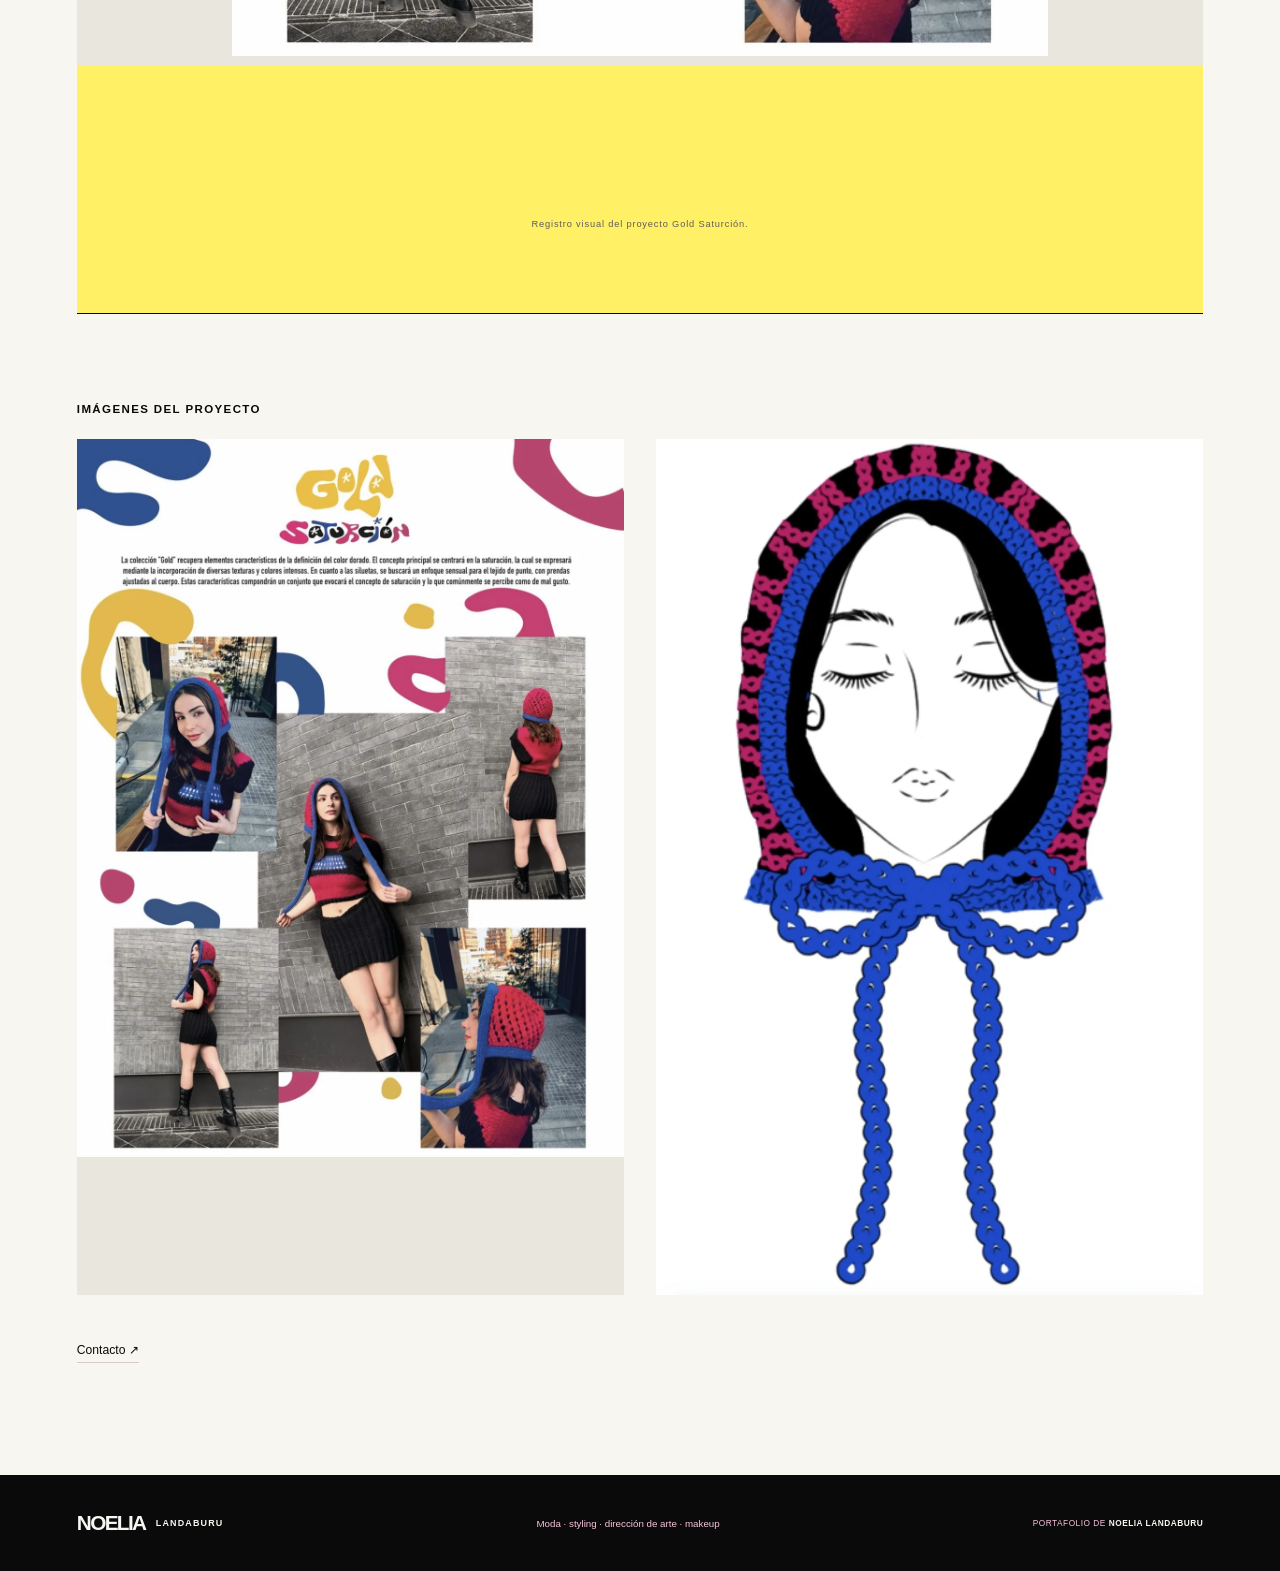
<file: docs/proyectos/gold-saturacion.html>
<!doctype html>
<html lang="es">
  <head>
    <meta charset="utf-8"><meta name="viewport" content="width=device-width, initial-scale=1">
    <meta name="description" content="Ficha de Gold Saturción — portafolio de Noelia Landaburu.">
    <title>Gold Saturción — Noelia Landaburu</title><link rel="stylesheet" href="../styles.css?v=4"><script src="../script.js?v=3" defer></script>
  </head>
  <body>
    <a class="skip-link" href="#contenido">Saltar al contenido</a>
    <header class="site-header"><a class="wordmark" href="../index.html">NOELIA<span>LANDABURU</span></a><button class="menu-toggle" type="button" aria-expanded="false" aria-controls="site-nav"><span class="menu-toggle-label">Menú</span><span class="menu-toggle-icon" aria-hidden="true"><i></i><i></i></span></button><nav class="site-nav" id="site-nav" aria-label="Navegación principal"><a href="../index.html#proyectos">Proyectos</a><a href="../index.html#sobre-mi">Sobre mí</a><a class="nav-contact" href="../index.html#contacto">Contacto <span aria-hidden="true">↗</span></a></nav></header>
    <main id="contenido" class="project-page section-wrap" data-project="gold-saturacion" data-project-image="../assets/gold-saturacion.webp" data-gallery-images="../assets/proyectos/gold-saturacion/01-img_1719.webp|../assets/proyectos/gold-saturacion/02-screenshot_20240709_211709_chrome_original.webp">
      <a class="back-link" href="../index.html#proyectos">← Volver a proyectos</a>
      <p class="eyebrow" data-project-course></p>
      <h1 data-project-title></h1>
      <p class="project-prompt" data-project-description></p>
      <div class="project-visual-placeholder" data-project-visual><span>[IMAGEN DE REFERENCIA]</span></div>
      <p class="project-page-footer"><a class="text-link" href="../index.html#contacto">Contacto ↗</a></p>
    </main>
    <footer class="site-footer"><a class="wordmark" href="../index.html">NOELIA<span>LANDABURU</span></a><p>Moda · styling · dirección de arte · makeup</p><span>PORTAFOLIO DE <b>NOELIA LANDABURU</b></span></footer>
  </body>
</html>
</file>
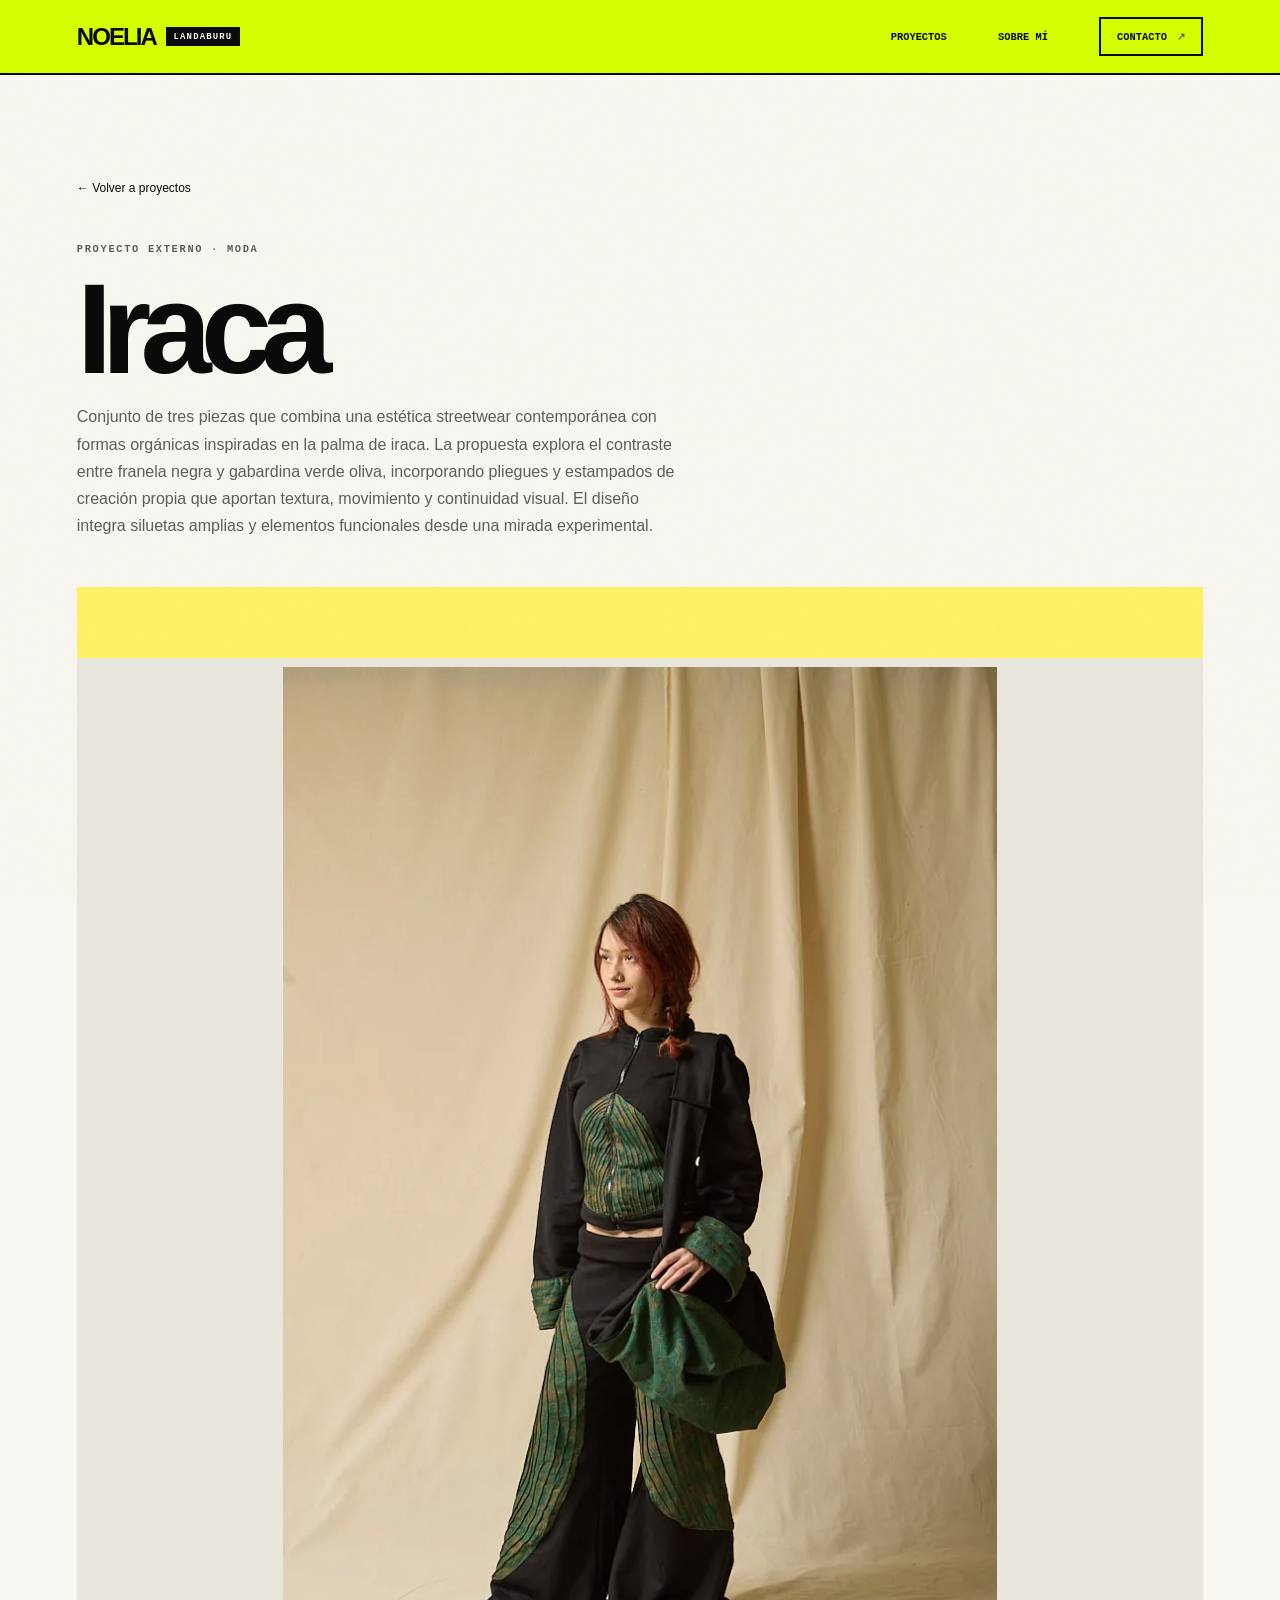
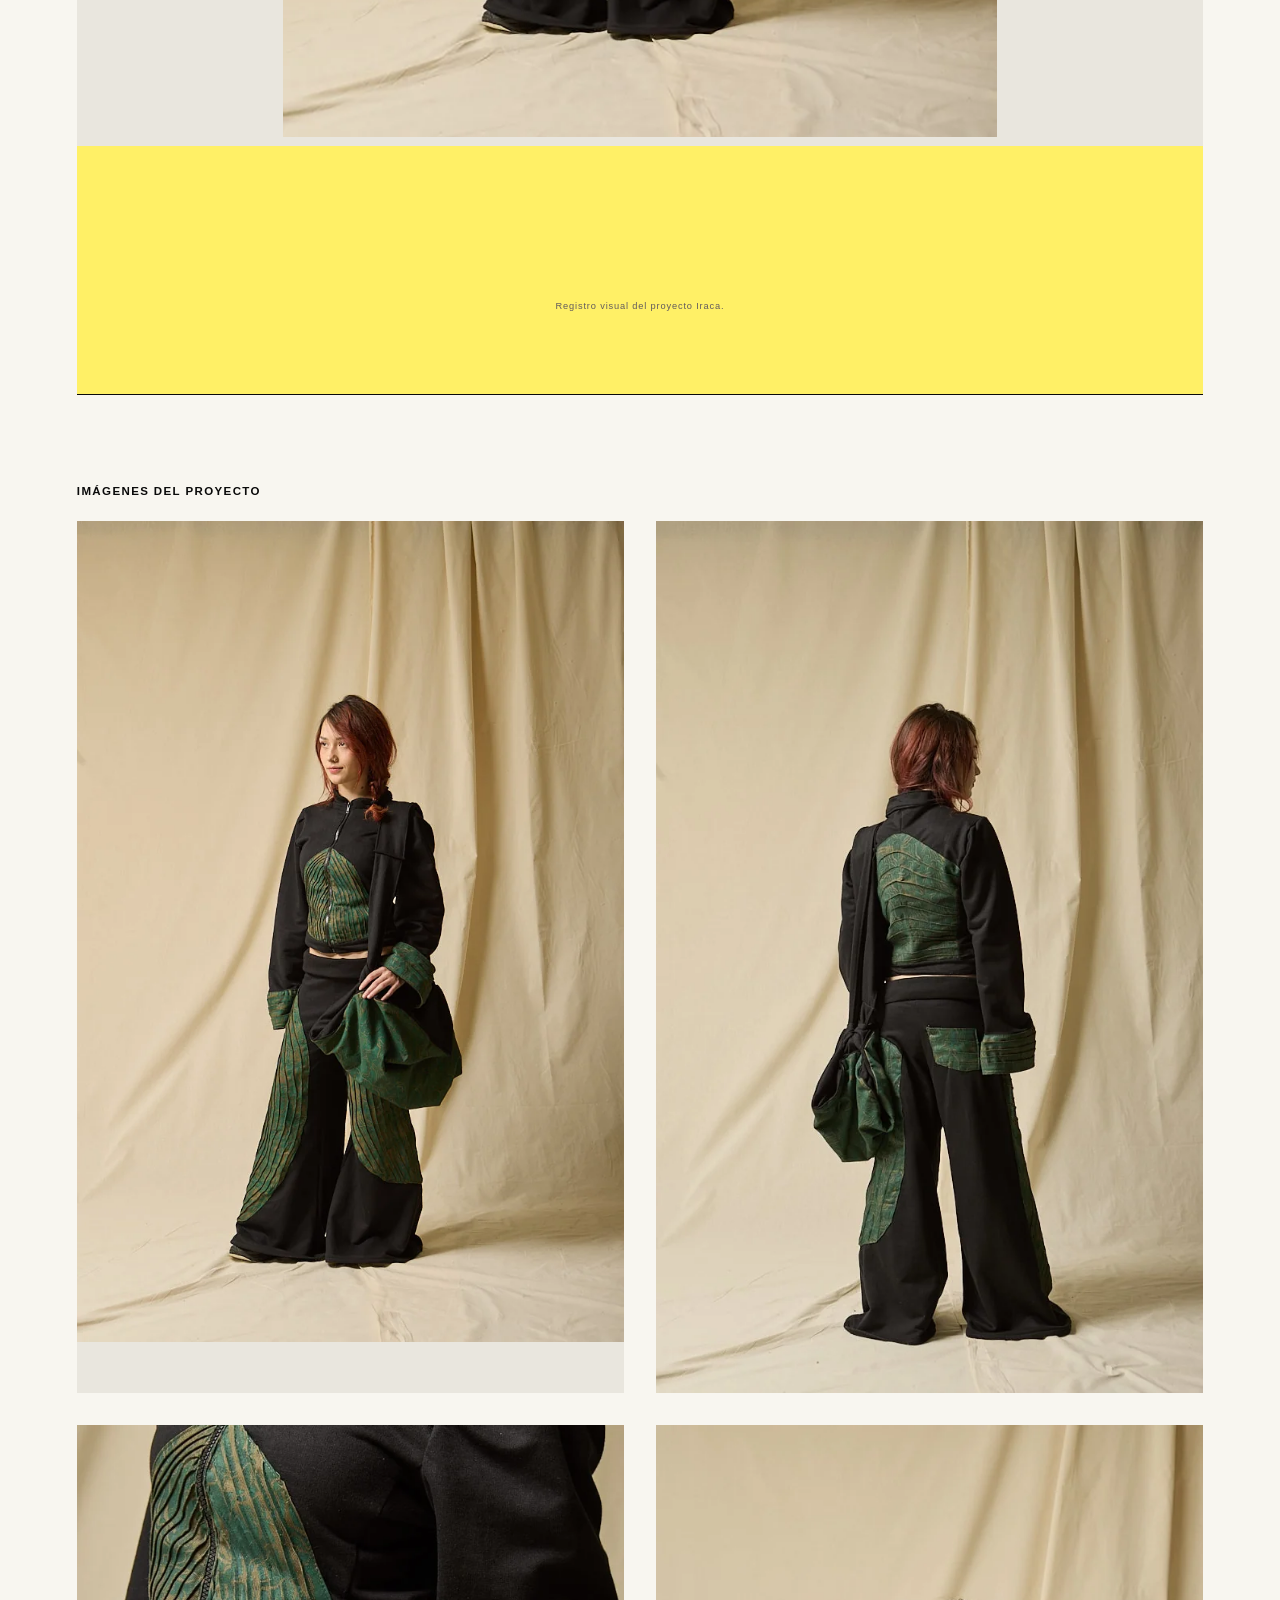
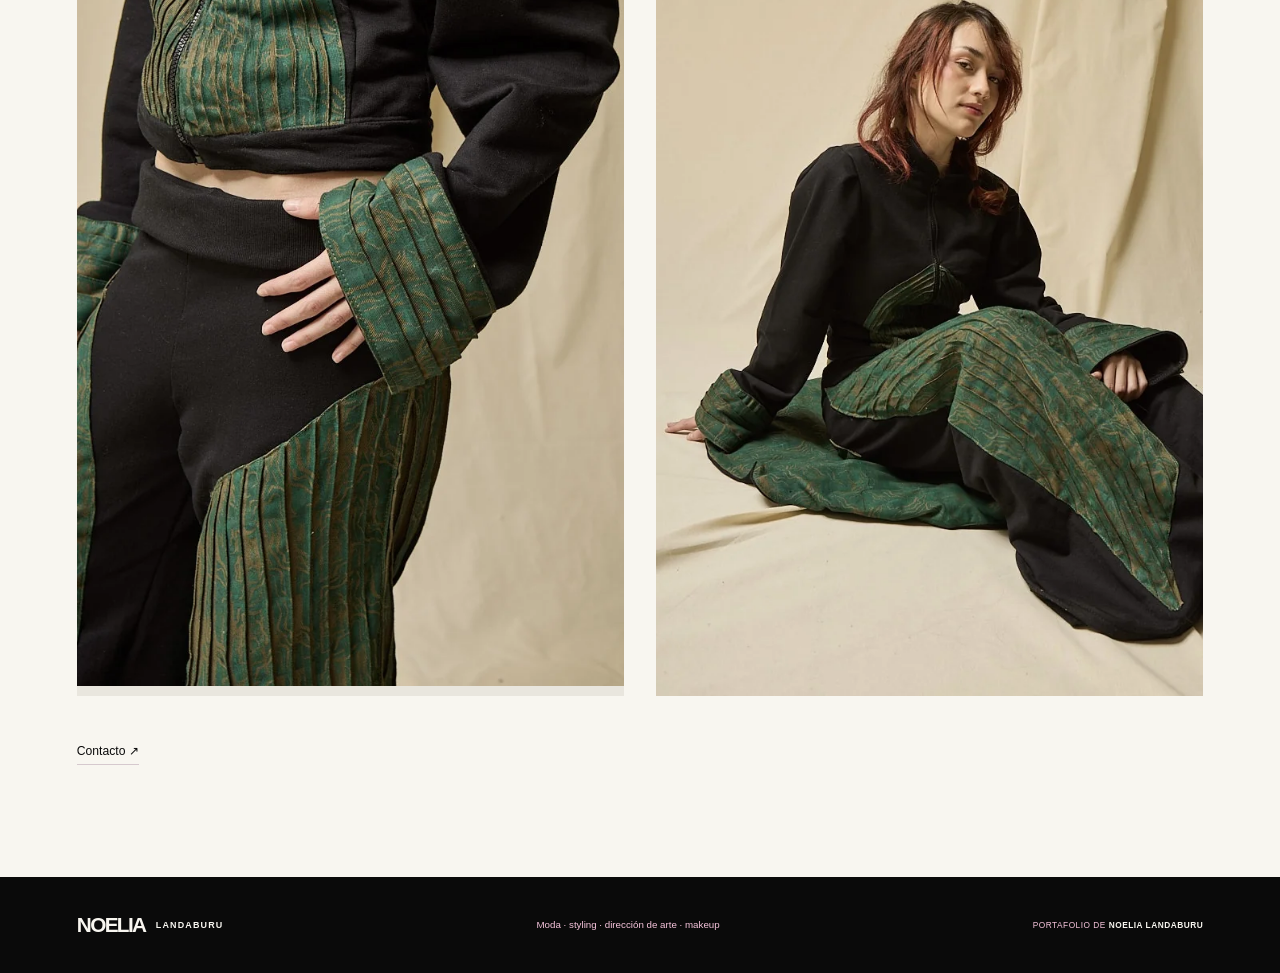
<file: docs/proyectos/iraca.html>
<!doctype html>
<html lang="es">
  <head>
    <meta charset="utf-8"><meta name="viewport" content="width=device-width, initial-scale=1">
    <meta name="description" content="Ficha de Iraca — portafolio de Noelia Landaburu.">
    <title>Iraca — Noelia Landaburu</title><link rel="stylesheet" href="../styles.css?v=4"><script src="../script.js?v=3" defer></script>
  </head>
  <body>
    <a class="skip-link" href="#contenido">Saltar al contenido</a>
    <header class="site-header"><a class="wordmark" href="../index.html">NOELIA<span>LANDABURU</span></a><button class="menu-toggle" type="button" aria-expanded="false" aria-controls="site-nav"><span class="menu-toggle-label">Menú</span><span class="menu-toggle-icon" aria-hidden="true"><i></i><i></i></span></button><nav class="site-nav" id="site-nav" aria-label="Navegación principal"><a href="../index.html#proyectos">Proyectos</a><a href="../index.html#sobre-mi">Sobre mí</a><a class="nav-contact" href="../index.html#contacto">Contacto <span aria-hidden="true">↗</span></a></nav></header>
    <main id="contenido" class="project-page section-wrap" data-project="iraca" data-project-image="../assets/iraca.webp" data-gallery-images="../assets/proyectos/iraca/01-img_0171.webp|../assets/proyectos/iraca/02-img_0172.webp|../assets/proyectos/iraca/03-img_0174.webp|../assets/proyectos/iraca/04-img_0176.webp">
      <a class="back-link" href="../index.html#proyectos">← Volver a proyectos</a>
      <p class="eyebrow" data-project-course></p>
      <h1 data-project-title></h1>
      <p class="project-prompt" data-project-description></p>
      <div class="project-visual-placeholder" data-project-visual><span>[IMAGEN DE REFERENCIA]</span></div>
      <p class="project-page-footer"><a class="text-link" href="../index.html#contacto">Contacto ↗</a></p>
    </main>
    <footer class="site-footer"><a class="wordmark" href="../index.html">NOELIA<span>LANDABURU</span></a><p>Moda · styling · dirección de arte · makeup</p><span>PORTAFOLIO DE <b>NOELIA LANDABURU</b></span></footer>
  </body>
</html>
</file>
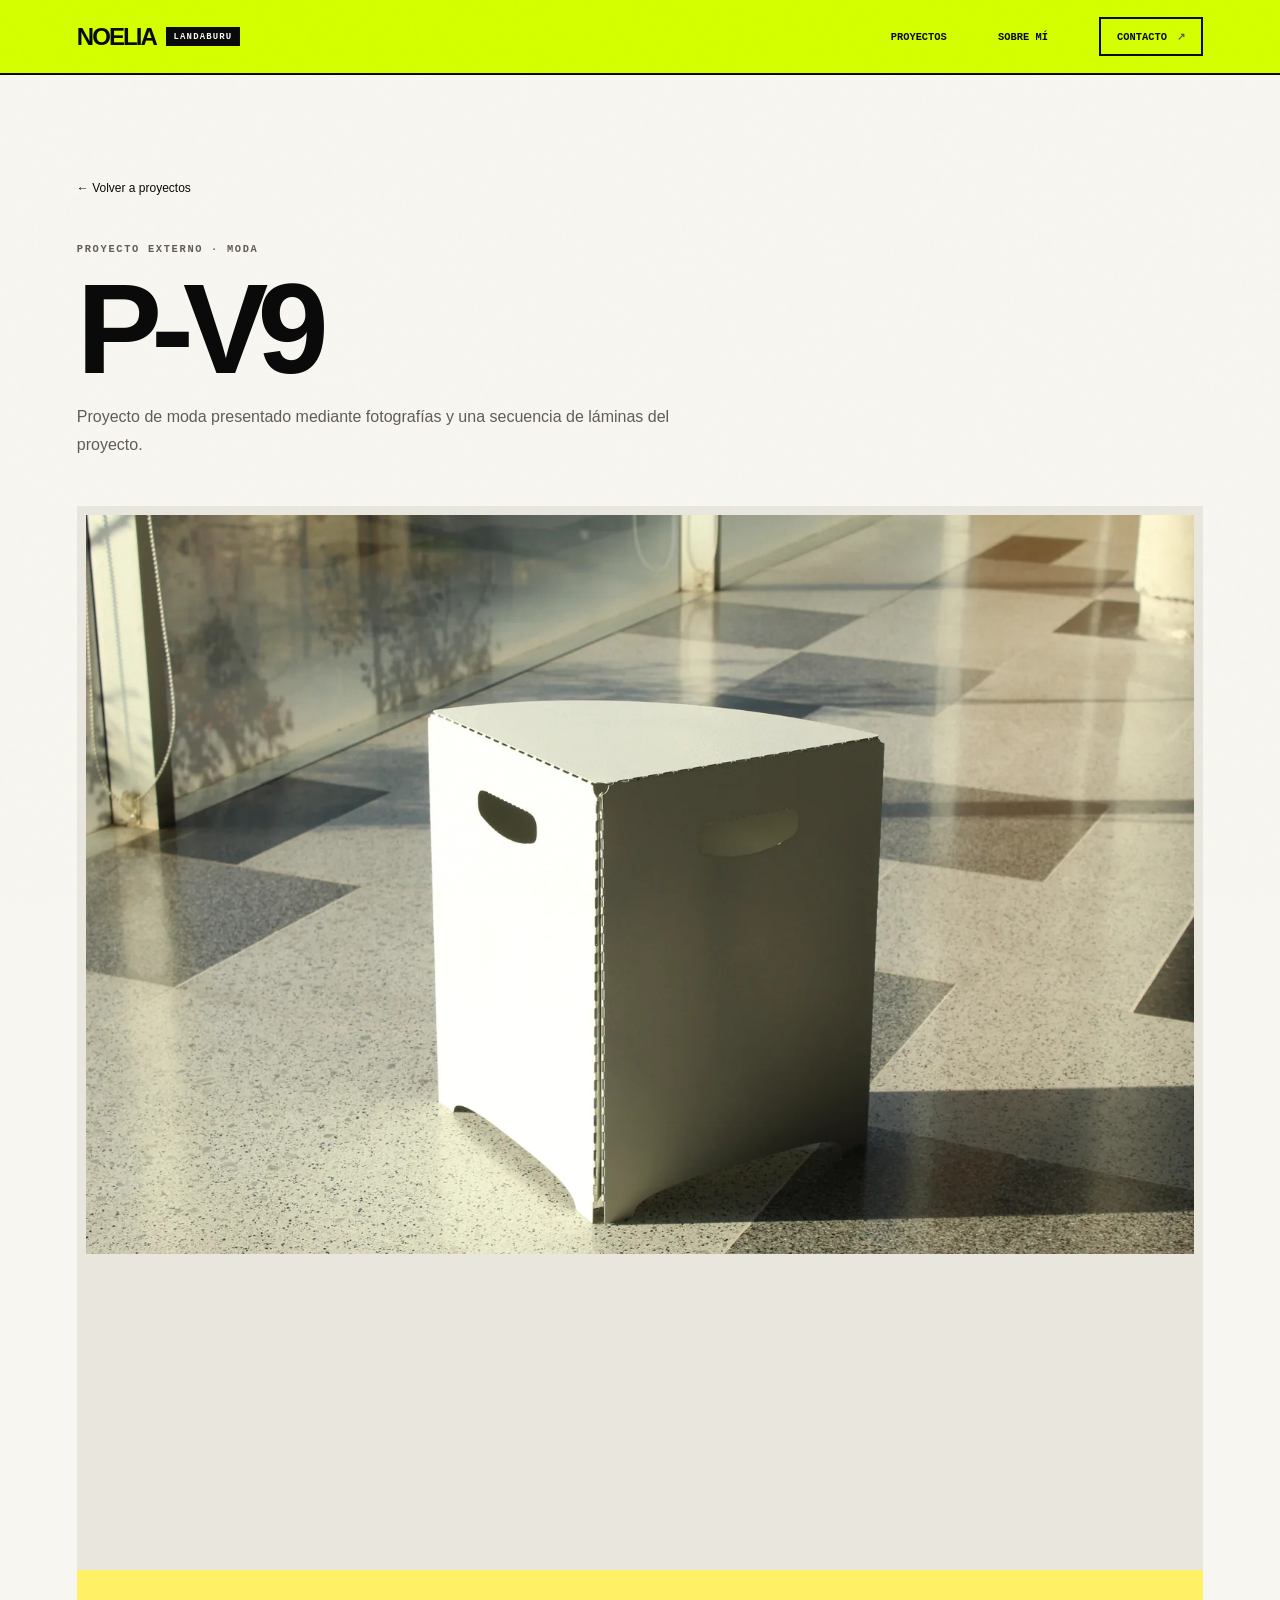
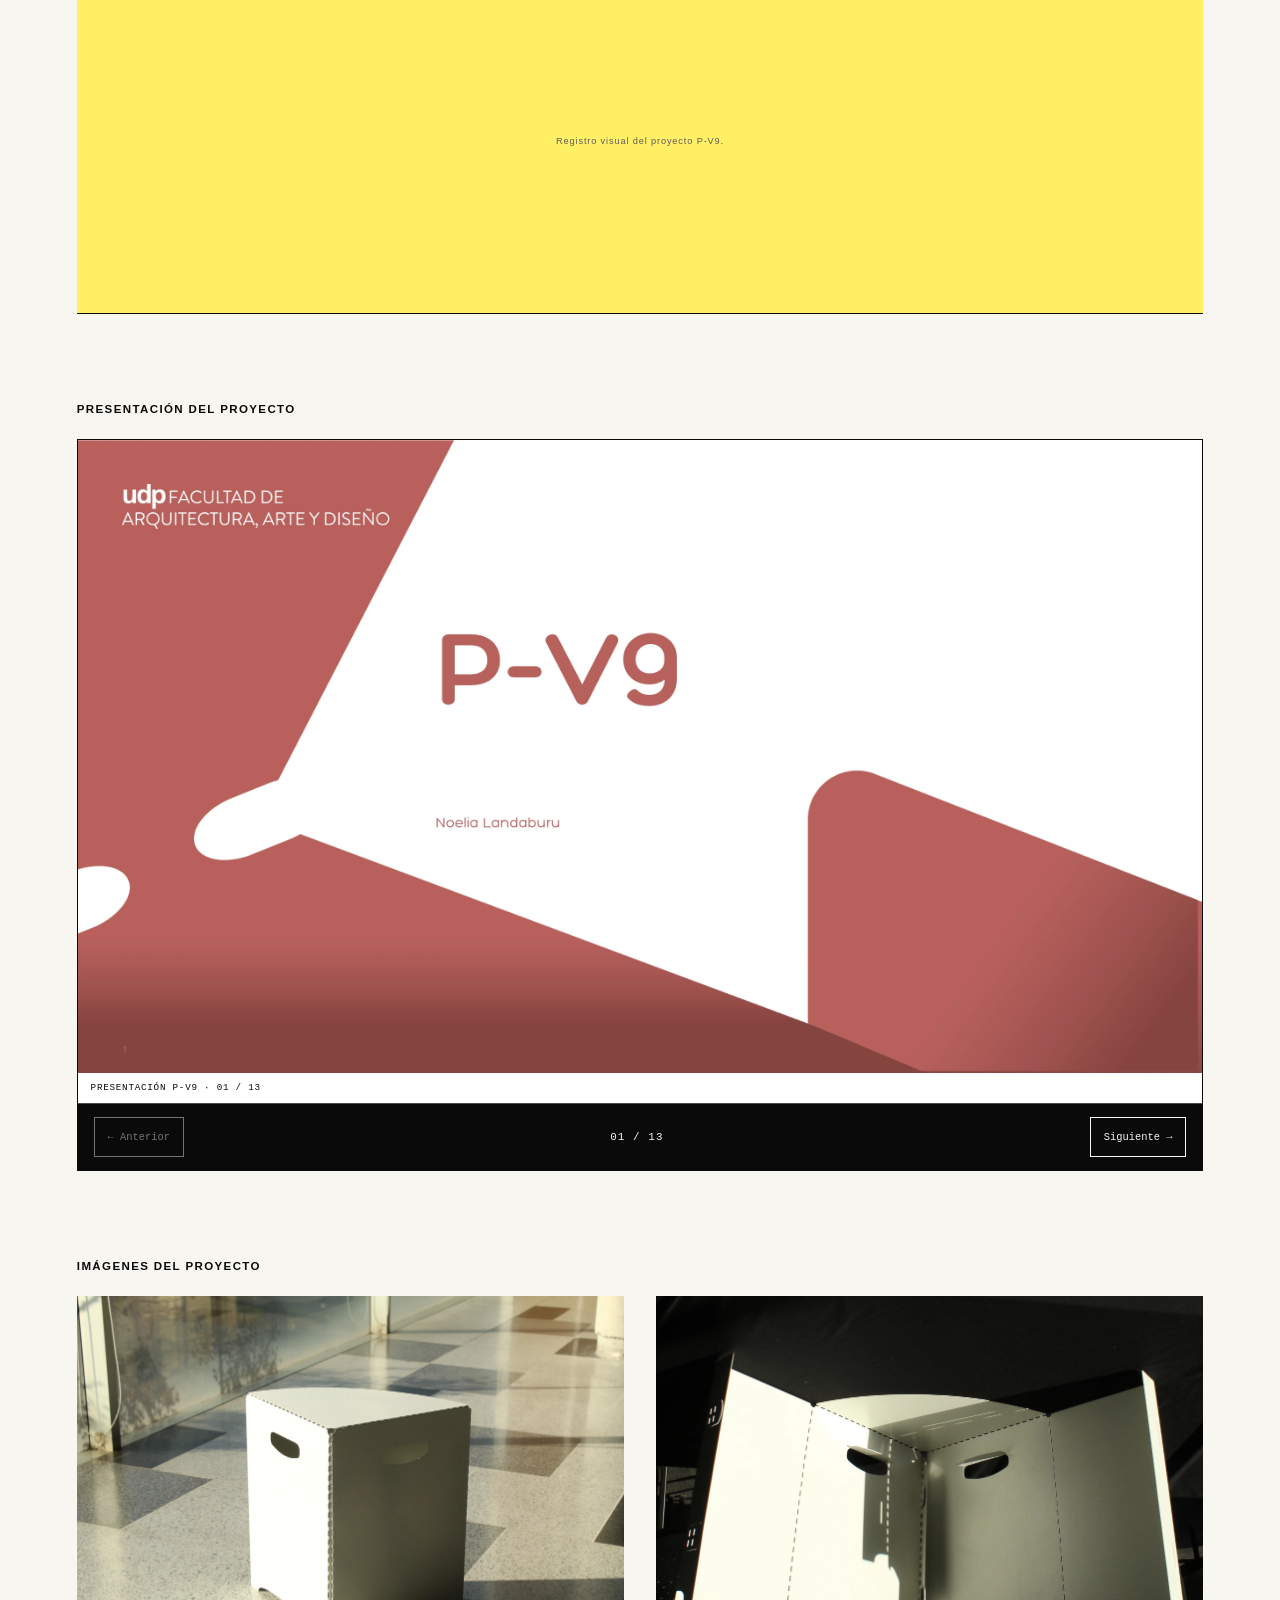
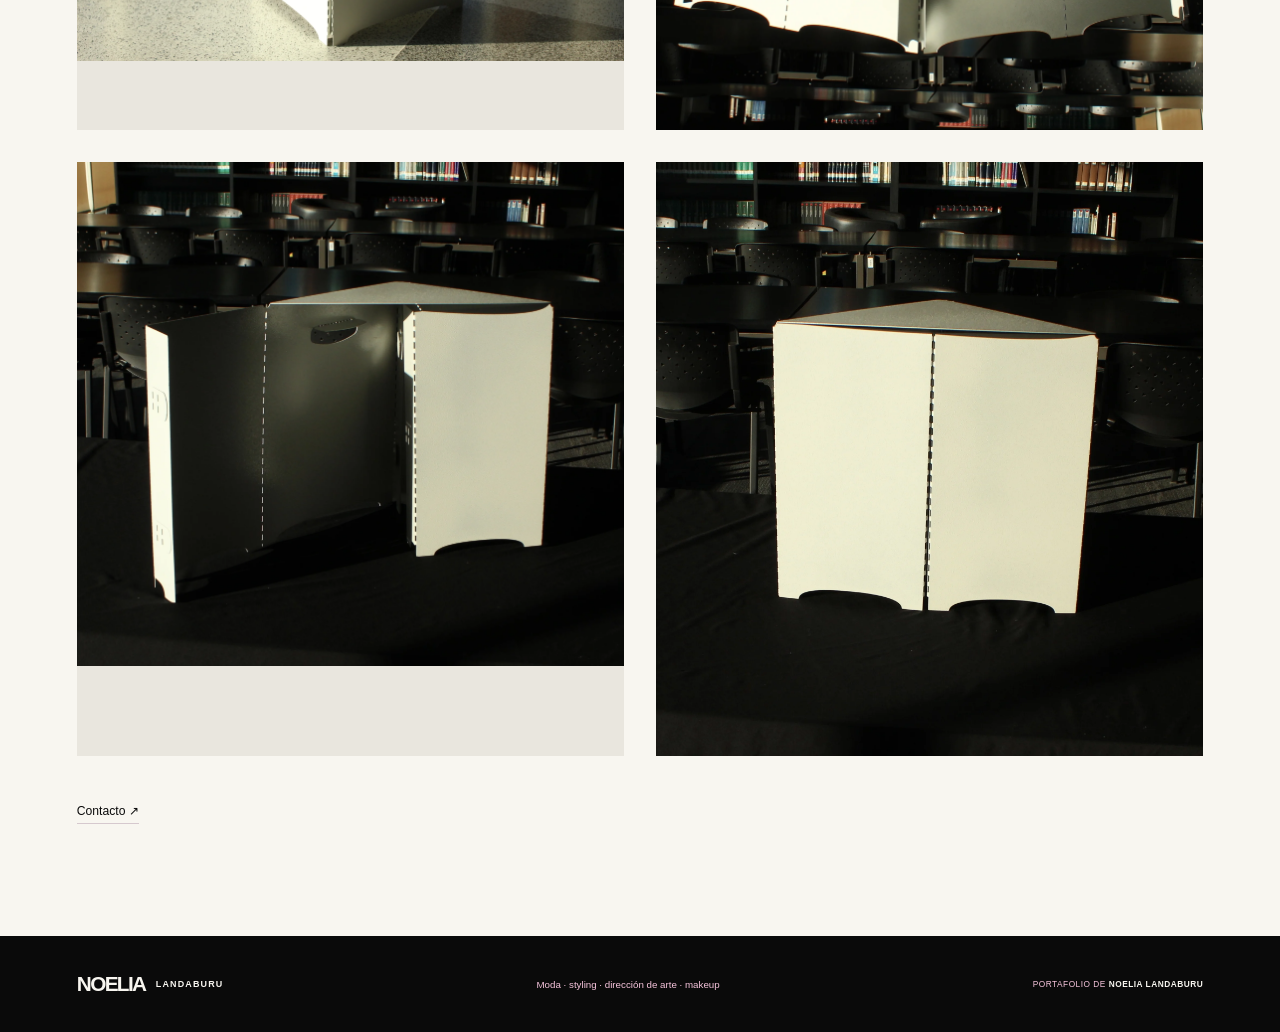
<file: docs/proyectos/p-v9.html>
<!doctype html>
<html lang="es">
  <head>
    <meta charset="utf-8"><meta name="viewport" content="width=device-width, initial-scale=1">
    <meta name="description" content="Ficha de P-V9 — portafolio de Noelia Landaburu.">
    <title>P-V9 — Noelia Landaburu</title><link rel="stylesheet" href="../styles.css?v=4"><script src="../script.js?v=3" defer></script>
  </head>
  <body>
    <a class="skip-link" href="#contenido">Saltar al contenido</a>
    <header class="site-header"><a class="wordmark" href="../index.html">NOELIA<span>LANDABURU</span></a><button class="menu-toggle" type="button" aria-expanded="false" aria-controls="site-nav"><span class="menu-toggle-label">Menú</span><span class="menu-toggle-icon" aria-hidden="true"><i></i><i></i></span></button><nav class="site-nav" id="site-nav" aria-label="Navegación principal"><a href="../index.html#proyectos">Proyectos</a><a href="../index.html#sobre-mi">Sobre mí</a><a class="nav-contact" href="../index.html#contacto">Contacto <span aria-hidden="true">↗</span></a></nav></header>
    <main id="contenido" class="project-page section-wrap" data-project="p-v9" data-project-image="../assets/p-v9.webp" data-gallery-images="../assets/proyectos/p-v9/01-img_6231.webp|../assets/proyectos/p-v9/02-img_6276.webp|../assets/proyectos/p-v9/03-img_6277.webp|../assets/proyectos/p-v9/04-img_6278.webp" data-presentation-images="../assets/proyectos/p-v9/presentacion/01.webp|../assets/proyectos/p-v9/presentacion/02.webp|../assets/proyectos/p-v9/presentacion/03.webp|../assets/proyectos/p-v9/presentacion/04.webp|../assets/proyectos/p-v9/presentacion/05.webp|../assets/proyectos/p-v9/presentacion/06.webp|../assets/proyectos/p-v9/presentacion/07.webp|../assets/proyectos/p-v9/presentacion/08.webp|../assets/proyectos/p-v9/presentacion/09.webp|../assets/proyectos/p-v9/presentacion/10.webp|../assets/proyectos/p-v9/presentacion/11.webp|../assets/proyectos/p-v9/presentacion/12.webp|../assets/proyectos/p-v9/presentacion/13.webp">
      <a class="back-link" href="../index.html#proyectos">← Volver a proyectos</a><p class="eyebrow" data-project-course></p><h1 data-project-title></h1>
      <p class="project-prompt" data-project-description></p>
      <div class="project-visual-placeholder" data-project-visual><span>[IMAGEN DE REFERENCIA]</span></div>
      <p class="project-page-footer"><a class="text-link" href="../index.html#contacto">Contacto ↗</a></p>
    </main>
    <footer class="site-footer"><a class="wordmark" href="../index.html">NOELIA<span>LANDABURU</span></a><p>Moda · styling · dirección de arte · makeup</p><span>PORTAFOLIO DE <b>NOELIA LANDABURU</b></span></footer>
  </body>
</html>
</file>
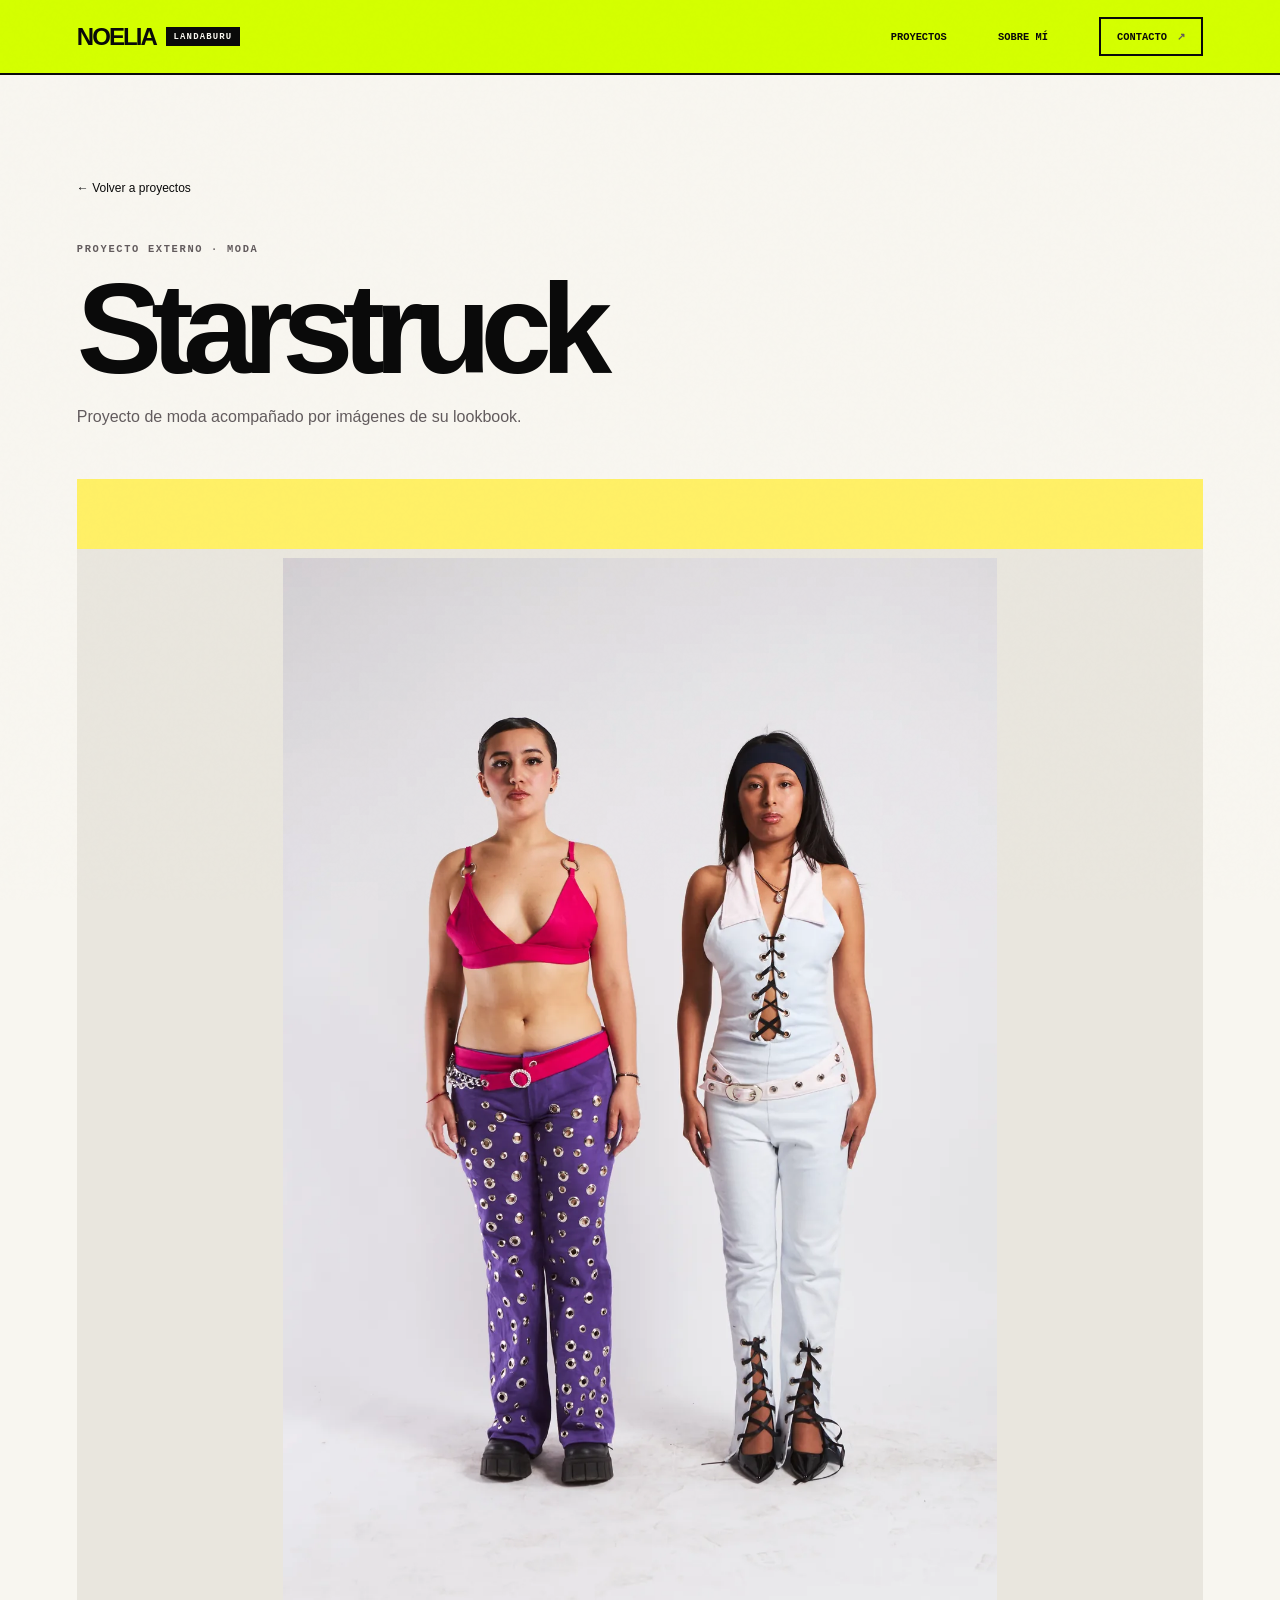
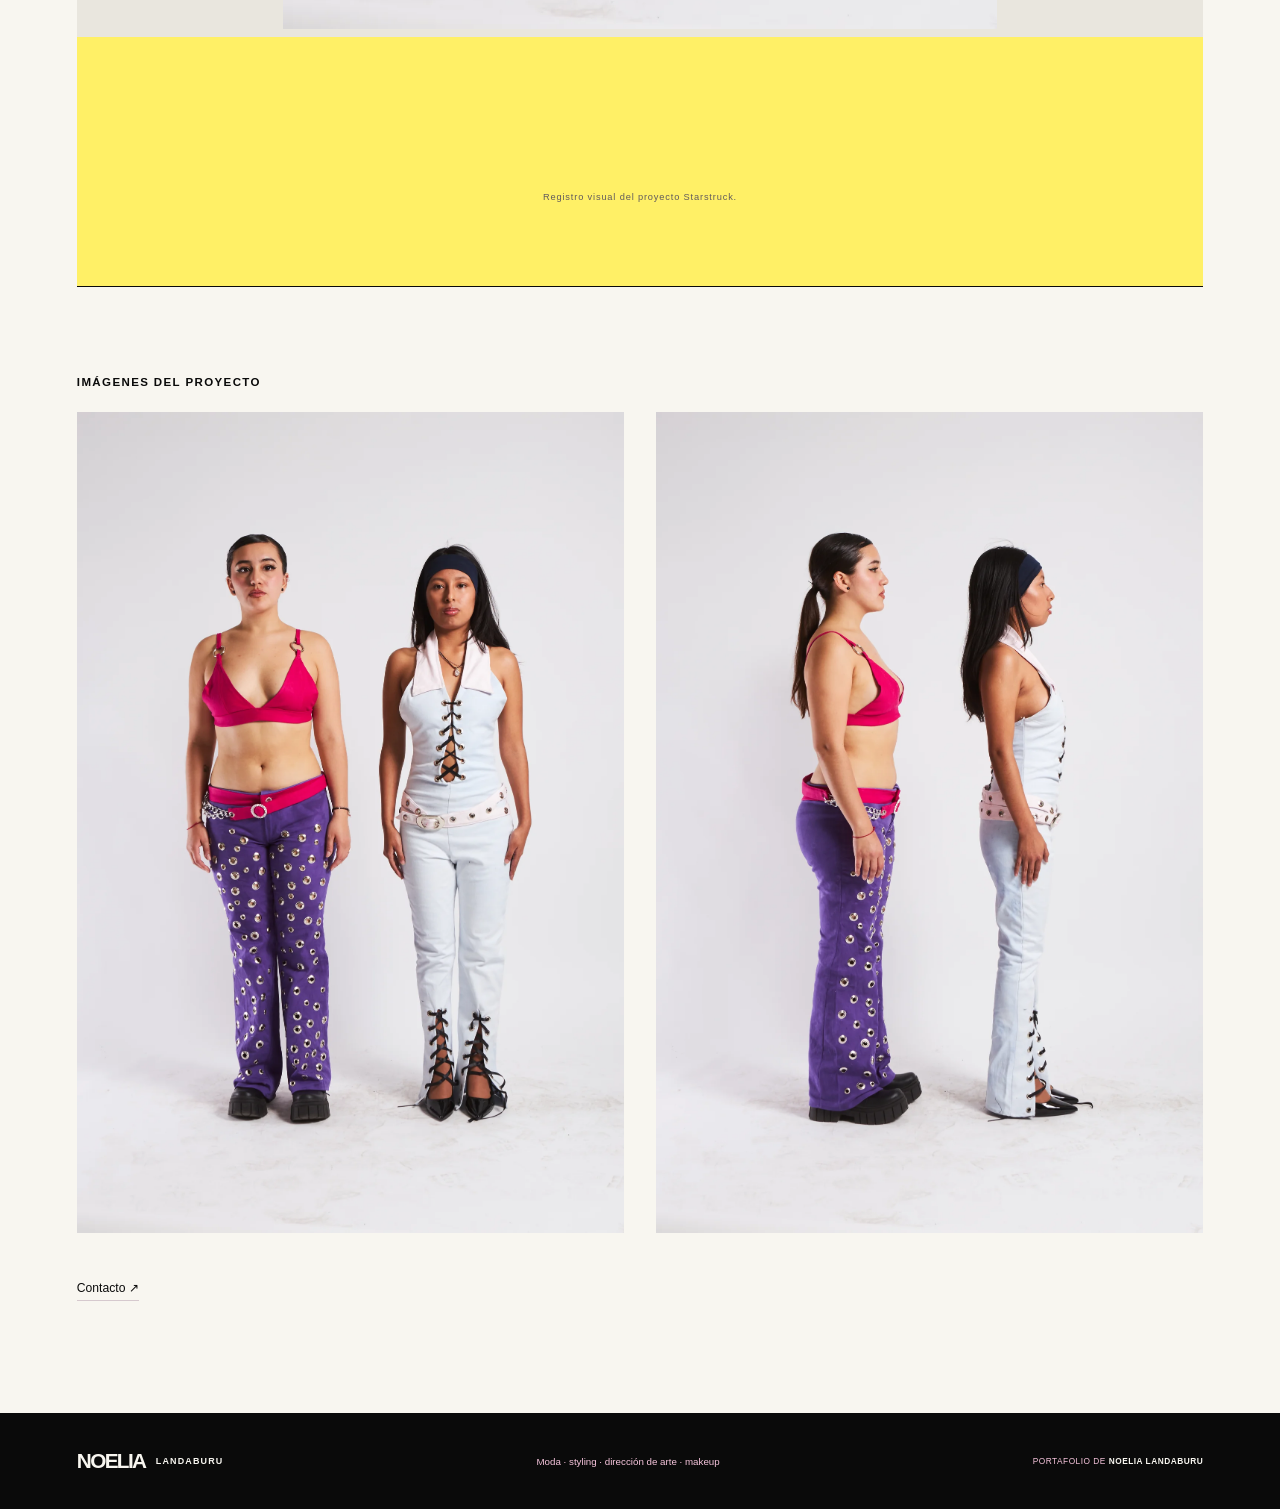
<file: docs/proyectos/starstruck.html>
<!doctype html>
<html lang="es">
  <head>
    <meta charset="utf-8"><meta name="viewport" content="width=device-width, initial-scale=1">
    <meta name="description" content="Ficha de Starstruck — portafolio de Noelia Landaburu.">
    <title>Starstruck — Noelia Landaburu</title><link rel="stylesheet" href="../styles.css?v=4"><script src="../script.js?v=3" defer></script>
  </head>
  <body>
    <a class="skip-link" href="#contenido">Saltar al contenido</a>
    <header class="site-header"><a class="wordmark" href="../index.html">NOELIA<span>LANDABURU</span></a><button class="menu-toggle" type="button" aria-expanded="false" aria-controls="site-nav"><span class="menu-toggle-label">Menú</span><span class="menu-toggle-icon" aria-hidden="true"><i></i><i></i></span></button><nav class="site-nav" id="site-nav" aria-label="Navegación principal"><a href="../index.html#proyectos">Proyectos</a><a href="../index.html#sobre-mi">Sobre mí</a><a class="nav-contact" href="../index.html#contacto">Contacto <span aria-hidden="true">↗</span></a></nav></header>
    <main id="contenido" class="project-page section-wrap" data-project="starstruck" data-project-image="../assets/starstruck.webp" data-gallery-images="../assets/proyectos/starstruck/01-lookbook_udp_alta.55.webp|../assets/proyectos/starstruck/02-lookbook_udp_alta.56.webp">
      <a class="back-link" href="../index.html#proyectos">← Volver a proyectos</a><p class="eyebrow" data-project-course></p><h1 data-project-title></h1>
      <p class="project-prompt" data-project-description></p>
      <div class="project-visual-placeholder" data-project-visual><span>[IMAGEN DE REFERENCIA]</span></div>
      <p class="project-page-footer"><a class="text-link" href="../index.html#contacto">Contacto ↗</a></p>
    </main>
    <footer class="site-footer"><a class="wordmark" href="../index.html">NOELIA<span>LANDABURU</span></a><p>Moda · styling · dirección de arte · makeup</p><span>PORTAFOLIO DE <b>NOELIA LANDABURU</b></span></footer>
  </body>
</html>
</file>
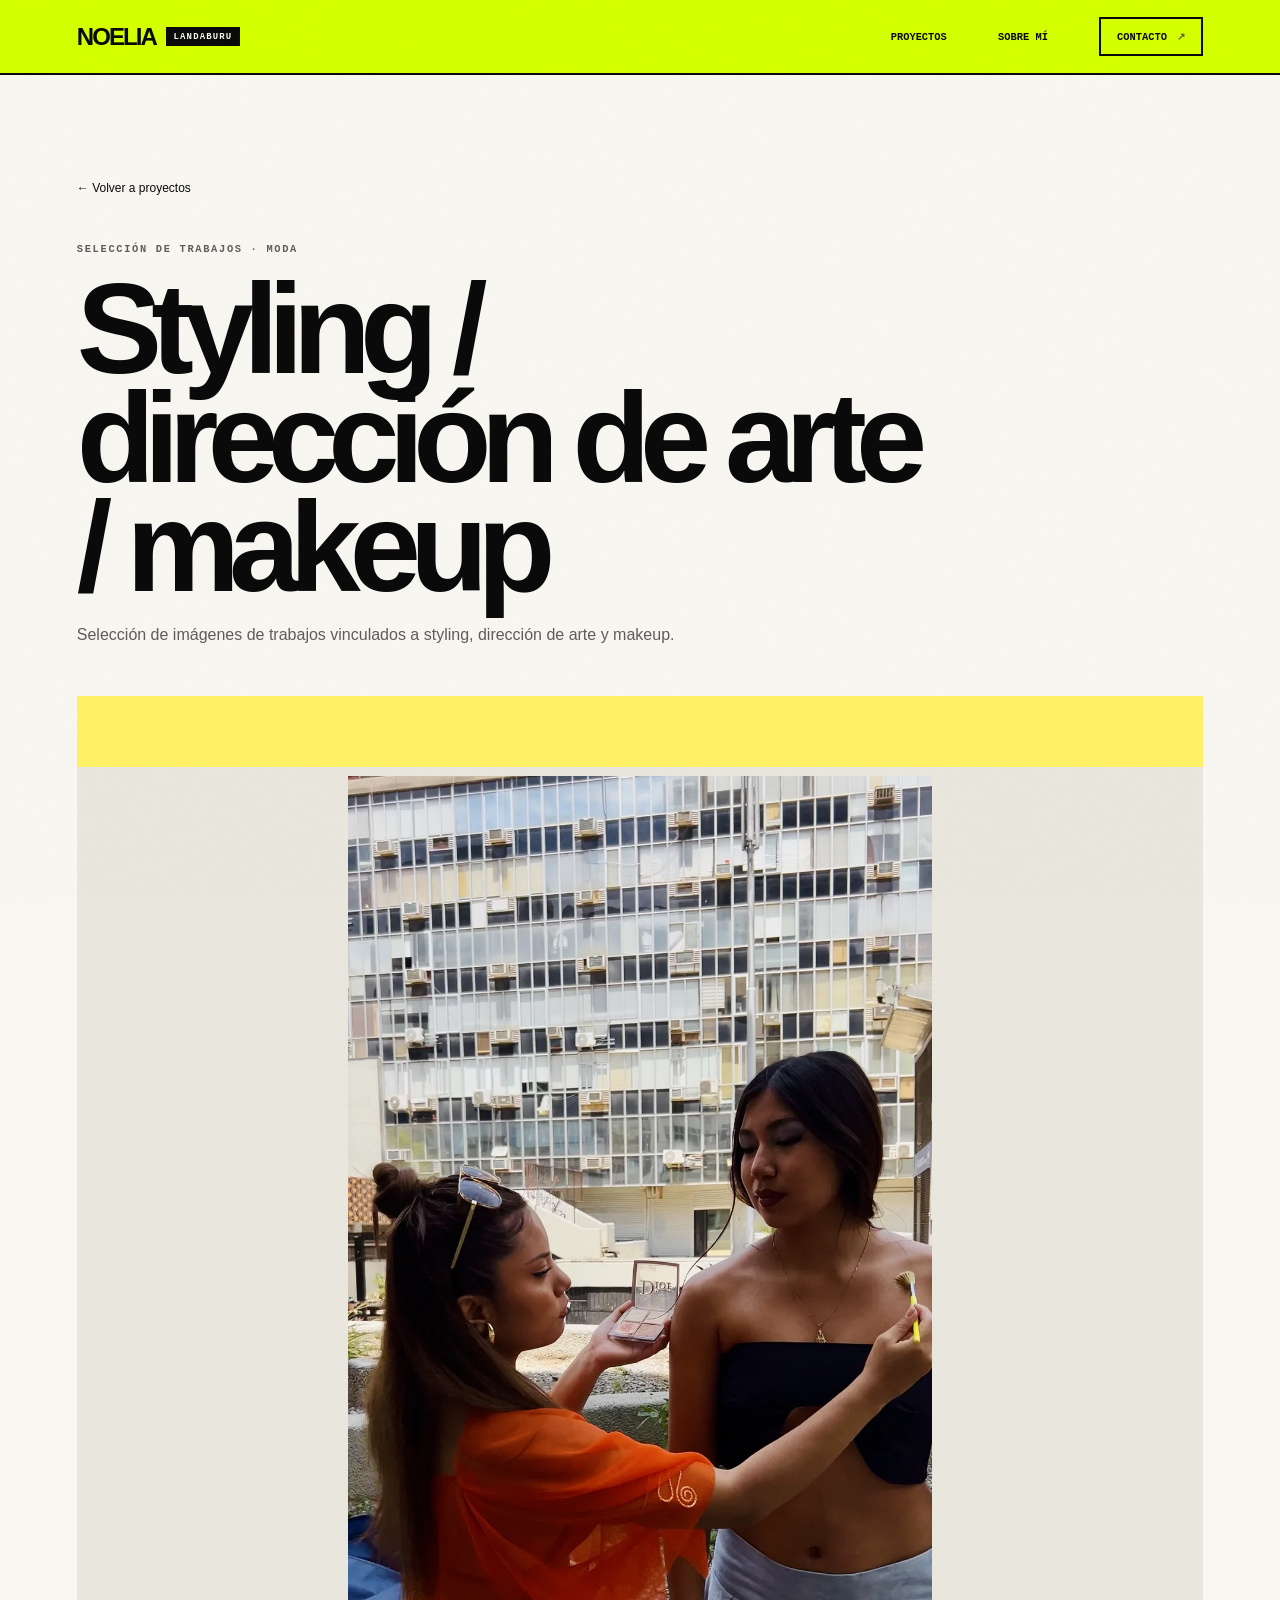
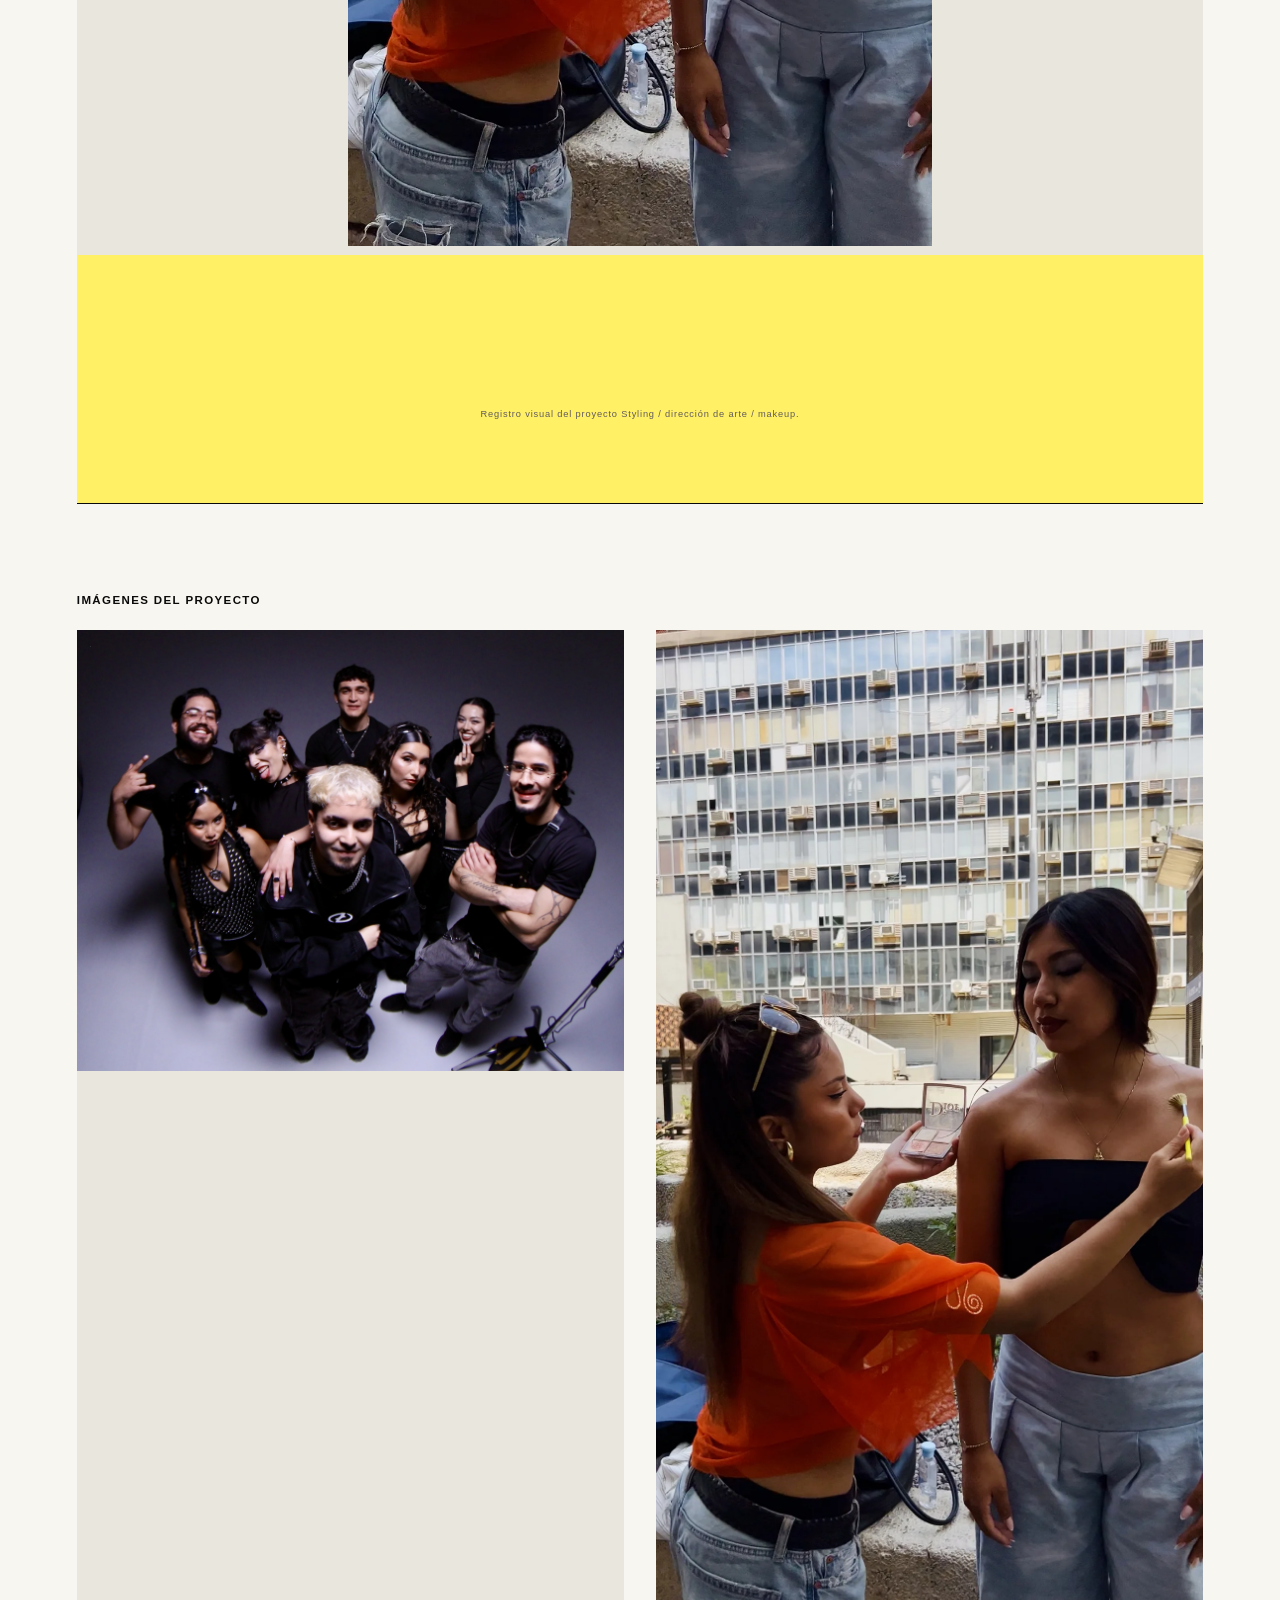
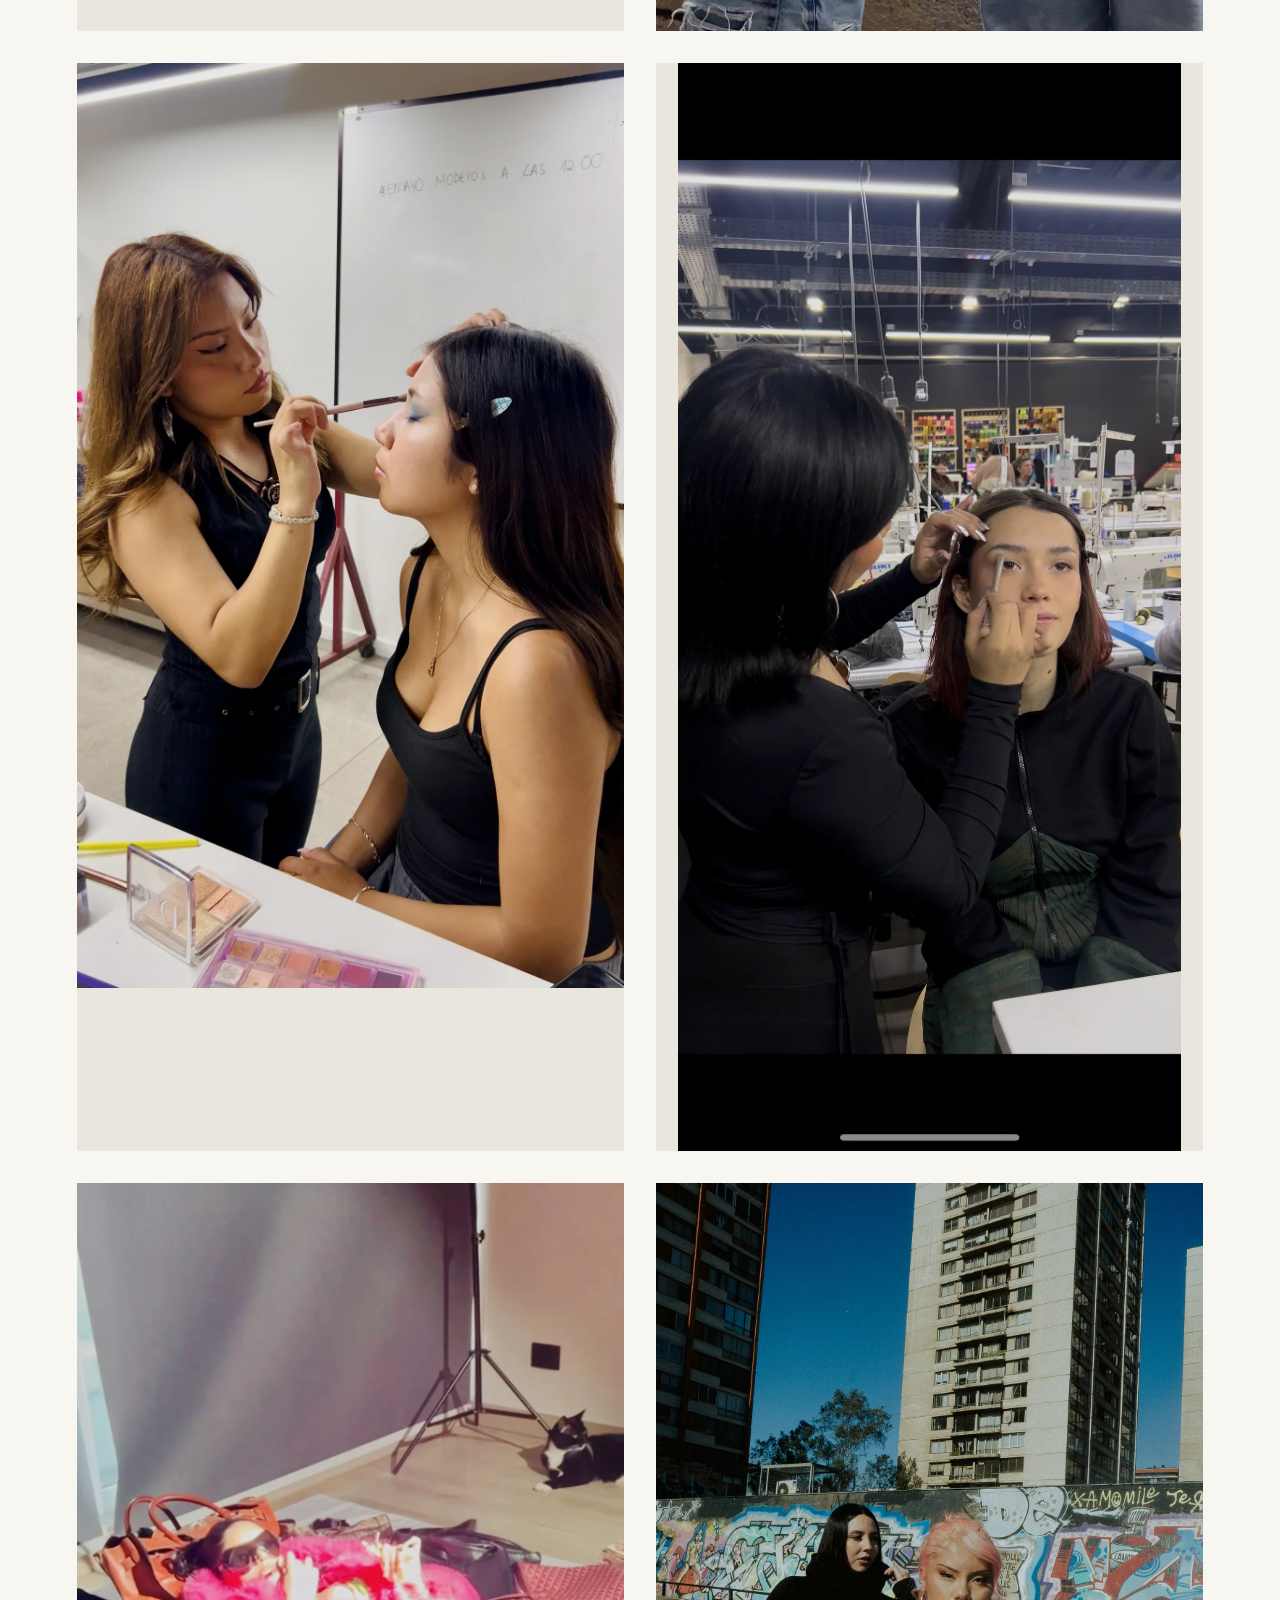
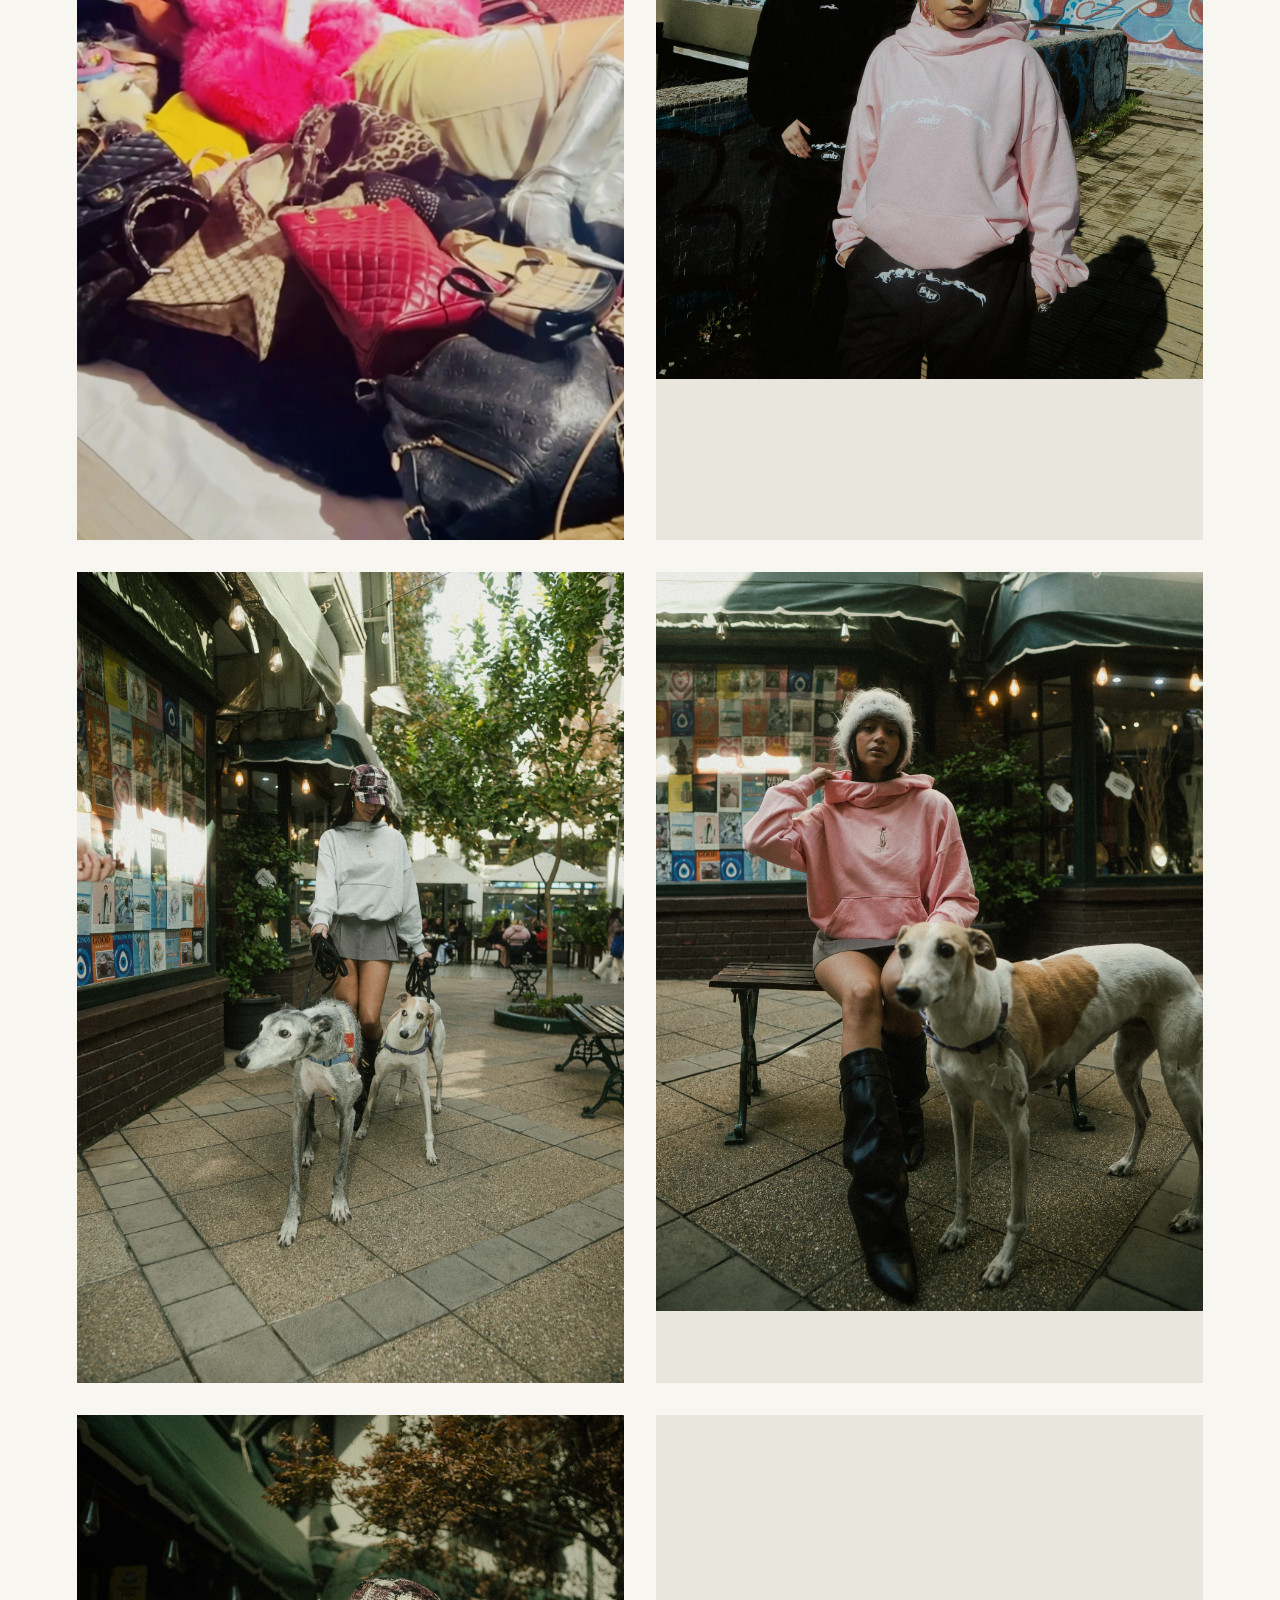
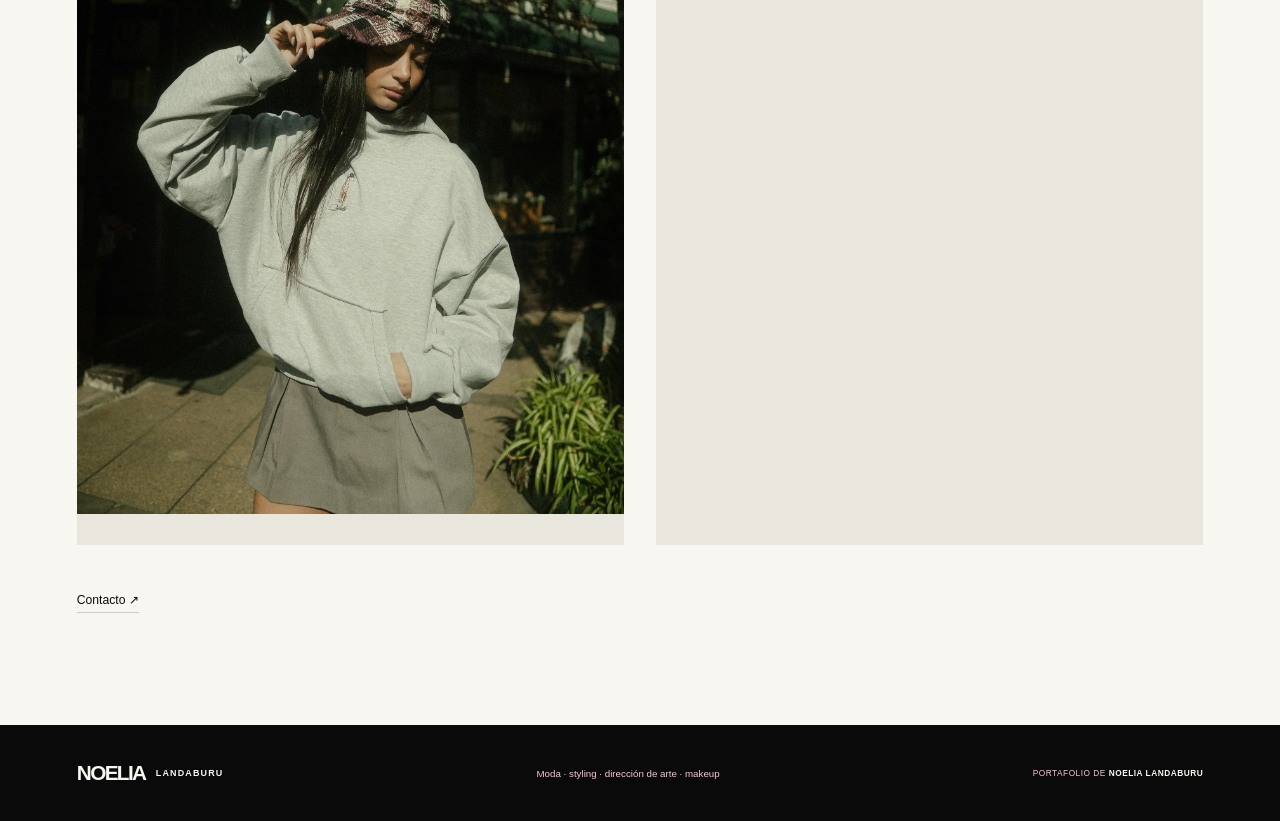
<file: docs/proyectos/styling-direccion-arte.html>
<!doctype html>
<html lang="es">
  <head>
    <meta charset="utf-8"><meta name="viewport" content="width=device-width, initial-scale=1">
    <meta name="description" content="Selección de styling, dirección de arte y makeup — portafolio de Noelia Landaburu.">
    <title>Styling / arte / makeup — Noelia Landaburu</title><link rel="stylesheet" href="../styles.css?v=4"><script src="../script.js?v=3" defer></script>
  </head>
  <body>
    <a class="skip-link" href="#contenido">Saltar al contenido</a>
    <header class="site-header"><a class="wordmark" href="../index.html">NOELIA<span>LANDABURU</span></a><button class="menu-toggle" type="button" aria-expanded="false" aria-controls="site-nav"><span class="menu-toggle-label">Menú</span><span class="menu-toggle-icon" aria-hidden="true"><i></i><i></i></span></button><nav class="site-nav" id="site-nav" aria-label="Navegación principal"><a href="../index.html#proyectos">Proyectos</a><a href="../index.html#sobre-mi">Sobre mí</a><a class="nav-contact" href="../index.html#contacto">Contacto <span aria-hidden="true">↗</span></a></nav></header>
    <main id="contenido" class="project-page section-wrap" data-project="styling-direccion-arte" data-project-image="../assets/styling-arte-makeup.webp" data-gallery-images="../assets/proyectos/styling-direccion-arte/01-img_2156.webp|../assets/proyectos/styling-direccion-arte/02-img_4375.webp|../assets/proyectos/styling-direccion-arte/03-img_4378.webp|../assets/proyectos/styling-direccion-arte/04-img_4379.webp|../assets/proyectos/styling-direccion-arte/05-img_4380.webp|../assets/proyectos/styling-direccion-arte/06-img_4382.webp|../assets/proyectos/styling-direccion-arte/07-img_4387.webp|../assets/proyectos/styling-direccion-arte/08-img_4395.webp|../assets/proyectos/styling-direccion-arte/09-img_4396.webp|../assets/proyectos/styling-direccion-arte/10-img_6002.webp">
      <a class="back-link" href="../index.html#proyectos">← Volver a proyectos</a><p class="eyebrow" data-project-course></p><h1 data-project-title></h1>
      <p class="project-prompt" data-project-description></p>
      <div class="project-visual-placeholder" data-project-visual><span>[IMAGEN DE REFERENCIA]</span></div>
      <p class="project-page-footer"><a class="text-link" href="../index.html#contacto">Contacto ↗</a></p>
    </main>
    <footer class="site-footer"><a class="wordmark" href="../index.html">NOELIA<span>LANDABURU</span></a><p>Moda · styling · dirección de arte · makeup</p><span>PORTAFOLIO DE <b>NOELIA LANDABURU</b></span></footer>
  </body>
</html>
</file>
<file: docs/styles.css>
:root {
  color-scheme: light;
  --paper: #f5f0e8;
  --ink: #20201e;
  --muted: #73716b;
  --line: #cfccc3;
  --accent: #e90079;
  --acid: #f4a8cc;
  --display: "Arial Narrow", "Helvetica Neue", Arial, sans-serif;
  --body: "Helvetica Neue", Arial, sans-serif;
  --page-gutter: clamp(1.25rem, 6vw, 6.5rem);
}

* { box-sizing: border-box; }
html { scroll-behavior: smooth; scroll-padding-top: 5rem; }
body { margin: 0; background: var(--paper); color: var(--ink); font-family: var(--body); }
a { color: inherit; }
button { font: inherit; }
.skip-link { position: absolute; z-index: 20; top: .5rem; left: .5rem; transform: translateY(-160%); background: var(--ink); color: var(--paper); padding: .8rem 1rem; }
.skip-link:focus { transform: none; }
.section-wrap { padding-inline: var(--page-gutter); }
.site-header { height: 5.2rem; padding: 0 var(--page-gutter); display: flex; justify-content: space-between; align-items: center; border-bottom: 1px solid var(--line); position: relative; z-index: 5; }
.wordmark { display: inline-flex; align-items: center; gap: .65rem; text-decoration: none; font-weight: 900; font-size: 1.3rem; letter-spacing: -.08em; }
.wordmark span { font-size: .56rem; letter-spacing: .13em; font-weight: 600; }
.site-nav { display: flex; align-items: center; gap: clamp(1.5rem, 4vw, 3.8rem); font-size: .76rem; }
.site-nav a { text-decoration: none; }
.site-nav a:hover, .site-nav a:focus-visible { color: var(--accent); }
.site-nav a span { font-size: .62rem; color: var(--muted); margin-left: .25rem; }
.site-nav .nav-contact { border: 1px solid var(--ink); padding: .72rem 1rem; border-radius: 2rem; }
.menu-toggle { display: none; border: 0; color: var(--ink); background: transparent; padding: .6rem 0 .6rem .8rem; }
.hero { position: relative; min-height: min(52rem, calc(100svh - 5.2rem)); padding-top: clamp(4.5rem, 10vh, 8rem); padding-bottom: 6rem; display: grid; grid-template-columns: 1.1fr .9fr; align-items: center; gap: 2rem; overflow: hidden; }
.hero-copy { position: relative; z-index: 1; padding-bottom: 2rem; }
.eyebrow { margin: 0 0 1.3rem; font-size: .65rem; letter-spacing: .16em; font-weight: 700; }
.status-dot { display: inline-block; width: .45rem; height: .45rem; margin-right: .4rem; border-radius: 50%; background: var(--accent); vertical-align: .04rem; box-shadow: 0 0 0 .25rem #e9007922; }
h1, h2, p { margin-top: 0; }
.hero h1 { margin: 0; font-family: var(--display); font-size: clamp(4rem, 10.1vw, 9.5rem); line-height: .83; letter-spacing: -.085em; font-weight: 800; }
.accent-text { color: var(--accent); }
.period { color: var(--accent); }
.hero-description { max-width: 28rem; margin: 2rem 0 1.6rem; color: #55534e; font-size: clamp(1rem, 1.5vw, 1.2rem); line-height: 1.65; }
.hero-actions { display: flex; align-items: center; flex-wrap: wrap; gap: 1.4rem; }
.button { display: inline-flex; min-height: 3.15rem; align-items: center; justify-content: center; gap: 1.5rem; border: 1px solid transparent; border-radius: 2rem; padding: .8rem 1.2rem; text-decoration: none; font-size: .75rem; font-weight: 700; transition: background .2s ease, color .2s ease, transform .2s ease; }
.button:hover { transform: translateY(-2px); }
.button-wensity .button-icon { display: inline-grid; place-items: center; transition: transform .24s cubic-bezier(.2, .8, .2, 1); }
.button-wensity[data-icon-motion="up"]:hover .button-icon,
.button-wensity[data-icon-motion="up"]:focus-visible .button-icon { transform: translate(3px, -3px); }
.button-wensity[data-icon-motion="down"]:hover .button-icon,
.button-wensity[data-icon-motion="down"]:focus-visible .button-icon { transform: translate(3px, 3px); }
.button:focus-visible, .text-link:focus-visible, .site-nav a:focus-visible, .project-card:focus-visible, .back-link:focus-visible { outline: 2px solid var(--accent); outline-offset: 4px; }
.button-primary { background: var(--ink); color: var(--paper); }
.button-primary:hover { background: var(--accent); }
.text-link { font-size: .76rem; text-decoration: none; border-bottom: 1px solid var(--line); padding-bottom: .35rem; }
.text-link span { margin-left: .55rem; }
.hero-note { margin: 1.4rem 0 0; font-size: .67rem; letter-spacing: .04em; color: var(--muted); }
.hero-art { position: relative; width: min(100%, 37rem); aspect-ratio: 1/1; justify-self: end; isolation: isolate; overflow: hidden; background: var(--accent); animation: art-enter .9s cubic-bezier(.2,.8,.2,1) both; }
.art-grid { position: absolute; inset: 0; opacity: .2; background-image: linear-gradient(90deg, transparent 49.7%, var(--paper) 50%, transparent 50.3%), linear-gradient(0deg, transparent 49.7%, var(--paper) 50%, transparent 50.3%); background-size: 4rem 4rem; transform: rotate(-17deg) scale(1.6); }
.art-orbit { position: absolute; z-index: -1; width: 76%; aspect-ratio: 1; left: 12%; top: 12%; border: 1px solid var(--paper); border-radius: 50%; animation: orbit 25s linear infinite; }
.orbit-one::before, .orbit-two::after { content: ""; position: absolute; top: 8%; left: 16%; width: .8rem; height: .8rem; border-radius: 50%; background: var(--acid); }
.orbit-two { width: 62%; left: 20%; top: 20%; transform: rotate(65deg); border-style: dashed; animation-direction: reverse; animation-duration: 35s; }
.orbit-two::after { top: 71%; left: 4%; width: 1rem; height: 1rem; background: var(--ink); }
.art-core { position: absolute; inset: 27%; display: grid; place-items: center; border-radius: 50%; background: var(--acid); color: var(--ink); text-align: center; transform: rotate(-12deg); box-shadow: .9rem .9rem 0 var(--ink); }
.art-core span { font-family: var(--display); font-weight: 900; font-size: clamp(1.1rem, 3vw, 2.4rem); line-height: .9; letter-spacing: -.06em; }
.art-index, .art-caption { position: absolute; font-size: .56rem; letter-spacing: .1em; color: var(--paper); }
.art-index { top: 1.2rem; left: 1.2rem; }
.art-caption { bottom: 1.2rem; right: 1.2rem; text-align: right; line-height: 1.5; }
.art-stamp { position: absolute; top: 1rem; right: 1.1rem; width: 2.3rem; height: 2.3rem; border: 1px solid var(--paper); border-radius: 50%; display: grid; place-content: center; color: var(--paper); font-size: .65rem; font-weight: 800; text-align: center; line-height: .8; }
.scroll-cue { position: absolute; left: var(--page-gutter); bottom: 1.5rem; display: flex; align-items: center; gap: .8rem; font-size: .56rem; letter-spacing: .13em; text-decoration: none; }
.scroll-cue i { display: block; width: 3rem; height: 1px; background: var(--ink); transform-origin: left; animation: cue 1.8s ease-in-out infinite; }
.project-section { padding-top: 8rem; padding-bottom: 8rem; background: #e9e6de; }
.section-heading { display: flex; justify-content: space-between; align-items: end; gap: 2rem; margin-bottom: 3rem; }
.section-heading h2, .about-heading h2, .contact-section h2 { margin: 0; font-family: var(--display); font-size: clamp(3.2rem, 7vw, 6rem); line-height: .88; letter-spacing: -.075em; }
.section-intro { max-width: 20rem; margin: 0 0 .4rem; color: var(--muted); font-size: .9rem; line-height: 1.6; }
.project-list { border-top: 1px solid var(--line); }
.project-card { min-height: 6.3rem; display: grid; grid-template-columns: 3rem minmax(12rem, 1fr) minmax(11rem, .7fr) 2rem; align-items: center; gap: 1rem; border-bottom: 1px solid var(--line); text-decoration: none; transition: padding .25s ease, background .25s ease; }
.project-card:hover { padding-inline: 1rem; background: #f3f0e977; }
.project-number { color: var(--accent); font-size: .66rem; }
.project-title { display: flex; align-items: center; gap: 1rem; font-family: var(--display); font-size: clamp(1.35rem, 2.8vw, 2.25rem); letter-spacing: -.055em; font-weight: 700; }
.project-title small { display: block; margin-top: .35rem; font-family: var(--body); color: var(--muted); font-size: .53rem; font-weight: 500; letter-spacing: .09em; }
.project-thumb { width: 3.8rem; height: 4.5rem; flex: 0 0 auto; object-fit: cover; background: #e9e6de; }
.project-kind { color: var(--muted); font-size: .73rem; }
.project-arrow { justify-self: end; font-size: 1.2rem; transition: transform .2s ease; }
.project-card:hover .project-arrow { transform: translate(3px, -3px); }
.about-section { padding-top: 8rem; padding-bottom: 9rem; }
.about-heading { display: flex; align-items: start; justify-content: space-between; gap: 2rem; margin-bottom: 3.4rem; }
.about-heading .eyebrow { margin-top: .4rem; }
.about-layout { display: grid; grid-template-columns: minmax(13rem, .72fr) 1.28fr; gap: clamp(2rem, 8vw, 8rem); align-items: start; }
.portrait-placeholder { margin: 0; max-width: 25rem; background: var(--acid); color: var(--ink); }
.portrait-placeholder img { display: block; width: 100%; aspect-ratio: 4/5; object-fit: cover; object-position: center 38%; }
.portrait-placeholder figcaption { font-size: .55rem; letter-spacing: .1em; text-align: center; padding: 0 1rem; }
.about-lead { max-width: 39rem; font-size: clamp(1.4rem, 3vw, 2.35rem); line-height: 1.2; letter-spacing: -.04em; }
.about-columns { display: grid; grid-template-columns: 1fr 1fr; gap: 2rem 3rem; margin-top: 3.5rem; }
.about-columns h3 { font-size: .72rem; margin: 0 0 .7rem; }
.about-columns p { color: var(--muted); font-size: .78rem; line-height: 1.65; margin: 0; }
.contact-section { position: relative; padding-top: 7rem; padding-bottom: 5rem; background: var(--ink); color: var(--paper); overflow: hidden; }
.contact-section::after { content: "↗"; position: absolute; right: -1rem; bottom: -7rem; color: #ffffff0b; font-size: clamp(18rem, 40vw, 36rem); line-height: .8; font-weight: 900; }
.contact-section h2 { position: relative; z-index: 1; max-width: 11ch; font-size: clamp(3.5rem, 8.5vw, 8rem); }
.contact-copy { position: relative; z-index: 1; max-width: 25rem; margin: 1.5rem 0 1.6rem; color: #c5c2ba; line-height: 1.65; font-size: .9rem; }
.contact-copy a { color: inherit; text-decoration-color: var(--acid); text-decoration-thickness: 1px; text-underline-offset: .2em; }
.button-outline { position: relative; z-index: 1; border-color: #72716a; color: var(--paper); }
.button-pending { cursor: default; opacity: .75; }
.site-footer { min-height: 6rem; padding: 1.4rem var(--page-gutter); display: flex; align-items: center; justify-content: space-between; gap: 1rem; font-size: .61rem; color: var(--muted); }
.site-footer p { margin: 0; }
.site-footer > span { text-align: right; font-size: .52rem; letter-spacing: .06em; }
.site-footer b { color: var(--ink); }
.site-footer a:not(.wordmark) { text-decoration: none; }
.reveal { opacity: 0; transform: translateY(1.2rem); transition: opacity .55s ease, transform .55s cubic-bezier(.2,.8,.2,1); }
.reveal.is-visible { opacity: 1; transform: none; }
@keyframes art-enter { from { opacity: 0; transform: translateY(1.2rem) rotate(3deg); } to { opacity: 1; transform: translateY(0) rotate(0); } }
@keyframes orbit { to { transform: rotate(360deg); } }
@keyframes cue { 50% { transform: scaleX(.55); } }
@media (prefers-reduced-motion: reduce) {
  .button-wensity, .button-wensity .button-icon { transition: none; }
  .button-wensity:hover { transform: none; }
}

.project-page { min-height: calc(100svh - 11.2rem); padding-top: clamp(3rem, 8vw, 7rem); padding-bottom: 6rem; }
.back-link { display: inline-block; margin-bottom: 3rem; font-size: .75rem; text-decoration: none; }
.project-page .eyebrow { color: var(--muted); }
.project-page h1 { max-width: 12ch; margin: 0 0 1.2rem; font-family: var(--display); font-size: clamp(3.5rem, 10vw, 8rem); line-height: .85; letter-spacing: -.085em; }
.project-page .project-prompt { max-width: 38rem; margin-bottom: 3rem; color: var(--muted); font-size: 1rem; line-height: 1.7; }
.project-visual-placeholder { min-height: 15rem; margin-top: 2rem; display: grid; place-items: center; background: #e9e6de; color: var(--muted); text-align: center; font-size: .65rem; letter-spacing: .12em; }
.project-visual-placeholder span { border: 1px dashed var(--muted); padding: 1rem 1.3rem; }
.project-visual { margin: 2rem 0 0; }
.project-visual img { display: block; width: 100%; max-height: 68rem; object-fit: contain; object-position: top center; background: #e9e6de; }
.project-visual figcaption { padding: .8rem 0; color: var(--muted); font-size: .58rem; letter-spacing: .09em; }
.project-page .project-visual-gradient { aspect-ratio: 16 / 9; }
.project-visual-gradient img { position: absolute; inset: 0; width: 100%; height: 100%; max-height: none; padding: 0; object-fit: cover; }
.project-visual-gradient > :not(img) { position: relative; z-index: 1; }
.project-visual-gradient figcaption { padding: .45rem .55rem; background: var(--ink); color: var(--paper); font-family: var(--mono); font-size: .53rem; line-height: 1.4; }
.project-visual-audio { align-content: space-between; justify-items: start; padding: 1.2rem; background: linear-gradient(135deg, #d4ff00, #89d7aa 54%, #4381a8); }
.project-visual-audio .project-visual-word { color: var(--ink); font-size: clamp(2rem, 3.8vw, 3.5rem); text-align: left; text-shadow: .04em .04em 0 var(--paper); }
.project-visual-audio figcaption { padding: .45rem .55rem; background: var(--ink); color: var(--paper); font-family: var(--mono); font-size: .53rem; line-height: 1.4; }
.project-experience-preview { margin-top: 2rem; padding: clamp(1.5rem, 5vw, 4rem); border: 1px solid var(--ink); background: var(--ink); color: var(--paper); }
.project-experience-preview .eyebrow { color: var(--acid); }
.project-experience-flow { margin: 1.5rem 0; color: var(--paper); font-family: var(--display); font-size: clamp(1.8rem, 5vw, 4.5rem); line-height: .95; letter-spacing: -.04em; text-transform: uppercase; }
.project-experience-preview .text-link { color: var(--paper); border-color: #ffffff66; }
.project-gallery { margin-top: clamp(3rem, 7vw, 6rem); }
.project-gallery h2 { margin: 0 0 1.5rem; font-size: .72rem; letter-spacing: .12em; text-transform: uppercase; }
.project-gallery-grid { display: grid; grid-template-columns: repeat(2, minmax(0, 1fr)); gap: clamp(1rem, 2.5vw, 2rem); }
.project-gallery-grid figure { margin: 0; background: #e9e6de; }
.project-gallery-grid img { display: block; width: 100%; height: auto; max-height: 68rem; object-fit: contain; }
.project-presentation { margin-top: clamp(3rem, 7vw, 6rem); }
.project-presentation h2 { margin: 0 0 1.5rem; font-size: .72rem; letter-spacing: .12em; text-transform: uppercase; }
.project-slideshow { overflow: hidden; border: 1px solid var(--ink); background: var(--ink); color: var(--paper); }
.project-slideshow-viewport { overflow-x: auto; overscroll-behavior-x: contain; scroll-snap-type: x mandatory; scroll-behavior: smooth; scrollbar-color: var(--accent) var(--ink); scrollbar-width: thin; }
.project-slideshow-viewport:focus-visible { outline: 2px solid var(--accent); outline-offset: 3px; }
.project-slideshow-track { display: flex; width: 100%; }
.project-slideshow-slide { display: flex; flex: 0 0 100%; min-width: 0; flex-direction: column; margin: 0; scroll-snap-align: start; scroll-snap-stop: always; background: #fff; color: var(--ink); }
.project-slideshow-slide img { display: block; width: 100%; aspect-ratio: 16 / 9; object-fit: contain; background: #fff; }
.project-slideshow-slide figcaption { padding: .6rem .8rem; font-family: var(--mono); font-size: .58rem; letter-spacing: .08em; }
.project-slideshow-controls { display: flex; align-items: center; justify-content: space-between; gap: 1rem; padding: .8rem 1rem; border-top: 1px solid #ffffff44; }
.project-slideshow-control { min-height: 2.5rem; border: 1px solid var(--paper); padding: .55rem .8rem; background: transparent; color: inherit; cursor: pointer; font-family: var(--mono); font-size: .65rem; }
.project-slideshow-control:hover:not(:disabled) { background: var(--accent); border-color: var(--accent); }
.project-slideshow-control:focus-visible { outline: 2px solid var(--accent); outline-offset: 3px; }
.project-slideshow-control:disabled { cursor: not-allowed; opacity: .45; }
.project-slideshow-status { margin: 0; font-family: var(--mono); font-size: .68rem; letter-spacing: .1em; }
.project-page-footer { display: flex; flex-wrap: wrap; align-items: center; gap: 1.5rem; margin-top: 3rem; }

@media (max-width: 760px) {
  .site-header { height: 4.5rem; }
  .menu-toggle { display: inline-flex; align-items: center; gap: .7rem; cursor: pointer; font-size: .72rem; }
  .menu-toggle-icon { display: grid; gap: .28rem; width: 1.15rem; }
  .menu-toggle-icon i { height: 1px; width: 100%; background: currentColor; transition: transform .2s ease; }
  .menu-toggle[aria-expanded="true"] .menu-toggle-icon i:first-child { transform: translateY(.15rem) rotate(45deg); }
  .menu-toggle[aria-expanded="true"] .menu-toggle-icon i:last-child { transform: translateY(-.15rem) rotate(-45deg); }
  .site-nav { display: none; position: absolute; top: calc(100% - 1px); left: 0; right: 0; padding: 1rem var(--page-gutter) 1.5rem; background: var(--paper); border-bottom: 1px solid var(--line); flex-direction: column; align-items: stretch; gap: 0; }
  .site-nav.is-open { display: flex; }
  .site-nav a { padding: .9rem 0; border-bottom: 1px solid var(--line); }
  .site-nav .nav-contact { margin-top: .8rem; padding: .8rem 1rem; border: 1px solid var(--ink); text-align: center; }
  .hero { min-height: auto; padding-top: 4rem; padding-bottom: 5rem; grid-template-columns: 1fr; }
  .hero h1 { font-size: clamp(4rem, 17vw, 7rem); }
  .hero-art { width: min(78vw, 27rem); justify-self: center; margin: 1rem 0 1.5rem; }
  .scroll-cue { bottom: 1.1rem; }
  .project-section, .about-section { padding-top: 5.5rem; padding-bottom: 5.5rem; }
  .section-heading { display: block; margin-bottom: 2rem; }
  .section-intro { margin-top: 1.2rem; }
  .project-card { grid-template-columns: 1.7rem 1fr 1.3rem; min-height: 5.8rem; gap: .75rem; }
  .project-kind { display: none; }
  .project-title { font-size: clamp(1.35rem, 5vw, 2rem); }
  .project-card:hover { padding-inline: .5rem; }
  .about-heading { margin-bottom: 2rem; }
  .about-layout { grid-template-columns: 1fr; gap: 2rem; }
  .portrait-placeholder { width: min(72%, 21rem); }
  .project-thumb { width: 3.2rem; height: 3.8rem; }
  .about-columns { gap: 1.5rem; margin-top: 2.5rem; }
  .contact-section { padding-top: 5rem; }
  .site-footer { flex-wrap: wrap; }
  .site-footer p { order: 3; width: 100%; }
  .site-footer > span { max-width: 13rem; }
  .project-page { min-height: auto; padding-top: 3rem; }
  .project-page h1 { font-size: clamp(3.5rem, 16vw, 6rem); }
  .project-gallery-grid { grid-template-columns: 1fr; }
  .project-slideshow-controls { padding: .65rem; }
  .project-slideshow-control { padding-inline: .55rem; font-size: .58rem; }
}
@media (max-width: 420px) {
  .about-columns { grid-template-columns: 1fr; }
  .hero-actions { gap: 1rem; }
  .button { min-height: 2.9rem; padding: .7rem 1rem; font-size: .69rem; }
}
@media (prefers-reduced-motion: reduce) {
  *, *::before, *::after { scroll-behavior: auto !important; animation-duration: .01ms !important; animation-iteration-count: 1 !important; transition-duration: .01ms !important; }
  .reveal { opacity: 1; transform: none; }
}

/* Magazine cover and editorial spreads */
:root {
  --paper: #f8f6f0;
  --ink: #0a0a0a;
  --muted: #625b5d;
  --line: #d6c9ce;
  --accent: #ff1e8e;
  --accent-light: #ff69b4;
  --acid: #d4ff00;
  --pastel: #fff066;
  --display: "Anton", Impact, "Arial Narrow", sans-serif;
  --editorial: "Playfair Display", Georgia, serif;
  --mono: "Space Mono", "Courier New", monospace;
}

.site-header { position: sticky; top: 0; height: 4.7rem; background: var(--acid); border-bottom: 2px solid var(--ink); }
.wordmark { text-transform: uppercase; }
.site-header .wordmark { font-size: 1.5rem; }
.site-header .wordmark span { padding: .3rem .45rem; background: var(--ink); color: var(--paper); }
.site-nav { font-size: .69rem; font-weight: 800; text-transform: uppercase; }
.site-nav .nav-contact { border-width: 2px; border-radius: 0; }
.menu-toggle { font-weight: 800; text-transform: uppercase; }
.hero {
  min-height: min(54rem, calc(100svh - 5.2rem));
  padding-top: clamp(2.5rem, 6vh, 5rem);
  padding-bottom: 5rem;
  display: block;
  background: var(--accent);
  color: var(--ink);
}
.hero::before {
  content: "";
  position: absolute;
  z-index: 0;
  top: 3%;
  right: 35%;
  width: clamp(8rem, 22vw, 22rem);
  aspect-ratio: 1;
  background: var(--acid);
  clip-path: polygon(50% 0%, 61% 35%, 98% 35%, 68% 57%, 79% 91%, 50% 70%, 21% 91%, 32% 57%, 2% 35%, 39% 35%);
  transform: rotate(-12deg);
  filter: drop-shadow(.35rem .35rem 0 var(--ink));
  pointer-events: none;
}
.hero::after {
  content: "";
  position: absolute;
  z-index: 0;
  inset: 0;
  opacity: .14;
  background-image: radial-gradient(var(--ink) .7px, transparent .8px);
  background-size: 7px 7px;
  pointer-events: none;
}
.hero-copy { z-index: 2; width: min(60%, 44rem); padding: 0; }
.hero .eyebrow { position: relative; z-index: 3; display: inline-block; padding: .55rem .7rem; background: var(--ink); color: var(--acid); }
.hero .status-dot { background: var(--paper); box-shadow: 0 0 0 .25rem #fffafc40; }
.hero h1 {
  position: relative;
  z-index: 2;
  display: flex;
  flex-direction: column;
  align-items: flex-start;
  margin: clamp(1.7rem, 6vh, 4rem) 0 0;
  max-width: 100%;
  font-size: clamp(4.5rem, 8vw, 9.5rem);
  line-height: 1.02;
  letter-spacing: -.04em;
  text-transform: uppercase;
}
.hero-title-line { padding-right: .04em; white-space: nowrap; }
.hero-name {
  color: transparent;
  background-image: url("assets/noe-retrato.webp");
  background-size: cover;
  background-position: center 38%;
  background-clip: text;
  -webkit-background-clip: text;
  -webkit-text-stroke: 2px var(--paper);
  padding-right: .12em;
}
.hero-title-line { color: var(--paper); text-shadow: .035em .035em 0 var(--ink); }
.hero-title-line:last-child { color: var(--ink); -webkit-text-stroke: .6px var(--paper); text-shadow: .035em .035em 0 var(--paper); }
.hero-description {
  position: relative;
  z-index: 3;
  max-width: 22rem;
  margin: 2.2rem 0 1.2rem;
  color: var(--paper);
  font-size: clamp(.85rem, 1.2vw, 1rem);
  font-weight: 700;
  letter-spacing: .12em;
  line-height: 1.5;
  text-transform: uppercase;
}
.hero-description-mark { padding-left: .5rem; color: var(--ink); font-size: 1.5rem; }
.hero .button-primary { background: var(--ink); color: var(--paper); }
.hero .button-primary:hover { background: var(--paper); color: var(--ink); }
.hero .text-link { color: var(--paper); border-color: #fffafc80; }
.hero-note { position: absolute; z-index: 3; right: 0; bottom: -3.2rem; color: var(--paper); font-size: .58rem; letter-spacing: .16em; }
.hero-art {
  position: absolute;
  z-index: 1;
  top: 10%;
  right: var(--page-gutter);
  bottom: 11%;
  width: min(38%, 30rem);
  aspect-ratio: auto;
  overflow: visible;
  background: var(--ink);
  border: .65rem solid var(--paper);
  box-shadow: .85rem .85rem 0 var(--ink);
  animation: art-enter .9s cubic-bezier(.2,.8,.2,1) both;
}
.hero-art img { display: block; width: 100%; height: 100%; object-fit: cover; object-position: center 35%; filter: saturate(1.2) contrast(1.08); }
.art-index, .art-caption { z-index: 2; background: var(--ink); color: var(--paper); padding: .55rem .7rem; font-size: .56rem; }
.art-index { top: -1rem; left: -1rem; }
.art-caption { right: -1rem; bottom: -1rem; }
.art-stamp { z-index: 2; top: -1.3rem; right: -1.3rem; width: 3.2rem; height: 3.2rem; border: 2px solid var(--ink); border-radius: 0; background: var(--acid); color: var(--ink); font-size: .9rem; transform: rotate(8deg); }
.cover-side-note { position: absolute; z-index: 2; top: 50%; left: -3rem; color: var(--paper); font-size: .55rem; font-weight: 700; letter-spacing: .18em; transform: translate(-100%, -50%) rotate(-90deg); transform-origin: right center; white-space: nowrap; }
.scroll-cue { z-index: 2; color: var(--paper); font-weight: 800; }
.scroll-cue i { background: var(--paper); }

.project-section { position: relative; padding-top: clamp(5rem, 10vw, 9rem); padding-bottom: clamp(5rem, 10vw, 9rem); background-color: var(--paper); background-image: radial-gradient(#17131612 .65px, transparent .75px); background-size: 7px 7px; }
.section-heading { align-items: end; margin-bottom: 3.5rem; }
.section-heading .eyebrow, .about-heading .eyebrow { color: var(--accent); }
.section-heading h2, .about-heading h2, .contact-section h2 {
  font-size: clamp(3.5rem, 7vw, 6.8rem);
  line-height: .98;
  letter-spacing: -.04em;
  text-transform: uppercase;
}
.section-intro { max-width: 18rem; font-size: .8rem; }
.project-list {
  display: grid;
  grid-template-columns: repeat(12, minmax(0, 1fr));
  align-items: start;
  gap: 1.2rem;
  border: 0;
}
.project-card {
  position: relative;
  isolation: isolate;
  display: flex;
  min-width: 0;
  min-height: 0;
  flex-direction: column;
  grid-column: span 4;
  gap: 0;
  overflow: hidden;
  padding: 0;
  border: 1px solid var(--ink);
  background: var(--paper);
  color: var(--ink);
  transition: transform .25s ease, box-shadow .25s ease;
}
.project-card[data-index="04"],
.project-card[data-index="09"] { grid-column: span 3; }
.project-card[data-index="05"],
.project-card[data-index="07"] { grid-column: span 5; }
.project-card[data-index="10"],
.project-card[data-index="11"] { grid-column: span 6; }
.project-card::before { content: none; }
.project-card:hover { padding: 0; transform: translateY(-4px); background: var(--paper); box-shadow: .45rem .45rem 0 var(--ink); }
.project-visual {
  position: relative;
  display: grid;
  flex: 0 0 auto;
  width: 100%;
  aspect-ratio: 4 / 5;
  place-items: center;
  overflow: hidden;
  margin: 0;
  border-bottom: 1px solid var(--ink);
  background: var(--pastel);
}
.project-visual img { display: block; width: 100%; height: 100%; padding: .55rem; object-fit: contain; }
.project-card[data-index="05"] .project-visual,
.project-card[data-index="07"] .project-visual { aspect-ratio: 1 / 1; }
.project-card[data-index="09"] .project-visual { aspect-ratio: 3 / 2; }
.project-card:hover .project-visual { background: var(--accent-light); }
.project-visual-pending { align-content: space-between; justify-items: start; padding: 1.2rem; background-color: var(--acid); background-image: linear-gradient(135deg, #0a0a0a0d 25%, transparent 25%, transparent 50%, #0a0a0a0d 50%, #0a0a0a0d 75%, transparent 75%); background-size: 1.2rem 1.2rem; }
.project-card:nth-child(4n + 2) .project-visual-pending { background-color: #d7edff; }
.project-card:nth-child(4n + 3) .project-visual-pending { background-color: var(--pastel); }
.project-card:nth-child(4n) .project-visual-pending { background-color: #f7c5dd; }
.project-visual-index { padding: .35rem .55rem; background: var(--ink); color: var(--paper); font-family: var(--mono); font-size: .65rem; }
.project-visual-word { width: 100%; color: var(--ink); font-family: var(--display); font-size: clamp(2.2rem, 4vw, 4rem); line-height: 1; letter-spacing: -.04em; overflow-wrap: anywhere; text-align: center; text-shadow: .04em .04em 0 var(--paper); transform: rotate(-4deg); }
.project-visual-pending figcaption { padding: .45rem .55rem; background: var(--ink); color: var(--paper); font-family: var(--mono); font-size: .53rem; line-height: 1.4; }
.project-card-copy { display: flex; flex: 1 1 auto; flex-direction: column; padding: 1rem 1.1rem 1.1rem; }
.project-card-meta { display: flex; flex-wrap: wrap; gap: .3rem; align-items: center; margin: 0; color: var(--muted); font-family: var(--mono); font-size: .55rem; line-height: 1.5; letter-spacing: .04em; }
.project-number { color: var(--accent); font-weight: 700; }
.project-title { margin: .6rem 0 0; font-family: var(--display); font-size: clamp(1.7rem, 2.4vw, 2.5rem); line-height: 1.04; letter-spacing: -.035em; overflow-wrap: anywhere; text-transform: uppercase; }
.project-kind { margin: .7rem 0 1.2rem; color: #4f4a48; font-size: .82rem; line-height: 1.55; }
.project-card-action { display: flex; justify-content: space-between; align-items: center; gap: .75rem; margin-top: auto; padding-top: .75rem; border-top: 1px solid var(--line); color: var(--ink); font-family: var(--mono); font-size: .58rem; font-weight: 700; letter-spacing: .04em; }
.project-card-action span { color: var(--accent); font-size: 1rem; }

.about-section { padding-top: clamp(5rem, 10vw, 9rem); padding-bottom: clamp(5rem, 10vw, 9rem); background: var(--acid); }
.about-heading { align-items: end; padding-bottom: 2rem; border-bottom: 2px solid var(--ink); }
.about-heading h2 { color: var(--ink); }
.about-layout { grid-template-columns: minmax(15rem, .78fr) 1.22fr; gap: clamp(2rem, 7vw, 7rem); }
.portrait-placeholder { position: relative; padding: .55rem; background: var(--paper); border: 1px solid var(--ink); box-shadow: .7rem .7rem 0 var(--accent); }
.portrait-placeholder img { aspect-ratio: 4/5; filter: saturate(.8); }
.portrait-placeholder figcaption { padding: .8rem .25rem .4rem; color: var(--muted); font-size: .5rem; }
.about-lead { font-family: var(--display); font-size: clamp(1.7rem, 3.4vw, 3.2rem); font-weight: 700; text-transform: uppercase; }
.about-columns h3 { color: var(--accent); text-transform: uppercase; letter-spacing: .1em; }
.about-columns p { color: var(--muted); }

.contact-section { padding-top: clamp(5rem, 10vw, 9rem); padding-bottom: 3rem; background: var(--ink); color: var(--paper); }
.contact-section .eyebrow { color: var(--ink); }
.contact-section .eyebrow { padding: .55rem .7rem; background: var(--acid); }
.contact-section h2 { max-width: 13ch; color: var(--paper); font-size: clamp(4rem, 11vw, 10rem); line-height: .85; }
.contact-section .accent-text { color: var(--acid); }
.contact-section::after { color: #ffffff10; }
.contact-copy { color: #e4dbe0; }
.button-outline { border-color: var(--acid); color: var(--acid); }
.site-footer { background: var(--ink); color: #f7c5dd; }
.site-footer b, .site-footer a:not(.wordmark) { color: var(--paper); }
.site-footer .wordmark { color: var(--paper); }

@media (max-width: 760px) {
  .hero { min-height: auto; padding-top: 3rem; padding-bottom: 4rem; }
  .hero-copy { width: 100%; padding-bottom: 0; }
  .hero h1 { margin-top: 2.4rem; font-size: clamp(3.7rem, 15vw, 7rem); }
  .hero-art { position: relative; top: auto; right: auto; bottom: auto; width: min(74%, 25rem); height: auto; aspect-ratio: 4 / 5; margin: 2rem 1rem 2rem auto; }
  .hero-art img { aspect-ratio: 4 / 5; }
  .hero::before { top: 35%; right: -5%; width: 45vw; }
  .hero-note { position: static; margin-top: 1.2rem; }
  .cover-side-note { left: -.8rem; }
  .hero .scroll-cue { bottom: 1rem; }
  .section-heading h2, .about-heading h2 { font-size: clamp(3.7rem, 15vw, 6.5rem); }
  .section-heading { margin-bottom: 2rem; }
  .project-list { grid-template-columns: repeat(2, minmax(0, 1fr)); gap: .9rem; }
  .about-heading { display: block; }
  .about-heading h2 { margin-top: 1.6rem; }
  .about-layout { grid-template-columns: 1fr; }
  .portrait-placeholder { width: min(78%, 25rem); }
}

@media (max-width: 420px) {
  .hero h1 { font-size: clamp(3.1rem, 15vw, 4.5rem); }
  .hero .eyebrow { font-size: .55rem; }
  .hero-art { width: 78%; }
  .project-list { grid-template-columns: 1fr; }
  .project-card { min-height: 0; padding: 0; }
  .project-title { font-size: clamp(1.8rem, 9vw, 2.5rem); }
}
@media (prefers-reduced-motion: reduce) {
  .hero-art { animation: none; }
  .project-slideshow-viewport { scroll-behavior: auto; }
}

body::before {
  content: "";
  position: fixed;
  z-index: 20;
  inset: 0;
  pointer-events: none;
  opacity: .035;
  mix-blend-mode: multiply;
  background-image: url("data:image/svg+xml,%3Csvg viewBox='0 0 180 180' xmlns='http://www.w3.org/2000/svg'%3E%3Cfilter id='n'%3E%3CfeTurbulence type='fractalNoise' baseFrequency='.85' numOctaves='3' stitchTiles='stitch'/%3E%3C/filter%3E%3Crect width='100%25' height='100%25' filter='url(%23n)' opacity='.3'/%3E%3C/svg%3E");
}

.site-header .wordmark span { font-family: var(--mono); }
.site-nav { font-family: var(--mono); font-size: .65rem; }
.eyebrow, .project-number, .project-kind, .project-title small,
.art-index, .art-caption, .scroll-cue {
  font-family: var(--mono);
}
.hero-description {
  font-size: clamp(1.05rem, 1.7vw, 1.5rem);
  letter-spacing: 0;
  line-height: 1.3;
  text-transform: none;
}
.hero-description em {
  font-family: var(--editorial);
  font-weight: 500;
}
.project-card:nth-child(4n + 1):not(.project-card-external) { background: var(--acid); }
.project-card:nth-child(4n + 2):not(.project-card-external) { background: #d7edff; }
.project-card:nth-child(4n + 3):not(.project-card-external) { background: var(--pastel); }
.project-card:hover { background: var(--accent-light); }
.project-card-external:hover { background: var(--accent); }
.about-section { background: var(--pastel); }
.portrait-placeholder img { filter: grayscale(1) contrast(1.08); transition: filter .35s ease; }
.portrait-placeholder:hover img { filter: grayscale(.25) contrast(1.08); }
.about-columns { gap: 0 2rem; border-bottom: 1px solid var(--ink); }
.about-columns > div { padding: 1.1rem 0; border-top: 1px solid var(--ink); }
.about-columns h3 { font-family: var(--mono); }
.contact-section { background: var(--accent); color: #fff; }
.contact-section .eyebrow { background: var(--ink); color: var(--acid); padding: .55rem .7rem; }
.contact-section .accent-text { color: var(--pastel); }
.contact-section::after {
  content: "";
  right: 3%;
  bottom: 4%;
  width: clamp(7rem, 20vw, 18rem);
  aspect-ratio: 1;
  clip-path: polygon(50% 0%, 61% 35%, 98% 35%, 68% 57%, 79% 91%, 50% 70%, 21% 91%, 32% 57%, 2% 35%, 39% 35%);
  background: #0a0a0a14;
}
.contact-copy { color: #fff; }
.button-outline { border-color: var(--ink); color: var(--ink); }
.button-outline:hover { background: var(--ink); color: #fff; }
.email-copy-status { margin: .8rem 0 0; color: #fff; font-family: var(--mono); font-size: .65rem; }

@media (max-width: 960px) {
  .project-list { grid-template-columns: repeat(2, minmax(0, 1fr)); }
  .project-card[data-index] { grid-column: span 1; }
}

@media (max-width: 760px) {
  .hero-copy { width: 100%; }
  .section-heading h2, .about-heading h2 { font-size: clamp(3rem, 12vw, 5.4rem); line-height: 1; }
  .project-list { grid-template-columns: repeat(2, minmax(0, 1fr)); }
  .project-card-copy { padding: .85rem; }
  .project-card-meta { font-size: .5rem; }
  .project-kind { font-size: .78rem; }
  .project-visual { aspect-ratio: 4 / 5; }
}

@media (max-width: 420px) {
  .hero h1 { font-size: clamp(2.85rem, 14.5vw, 3.65rem); }
  .project-list { grid-template-columns: 1fr; }
  .project-card-copy { padding: 1rem; }
  .project-title { font-size: clamp(2rem, 9vw, 2.5rem); }
}
</file>
